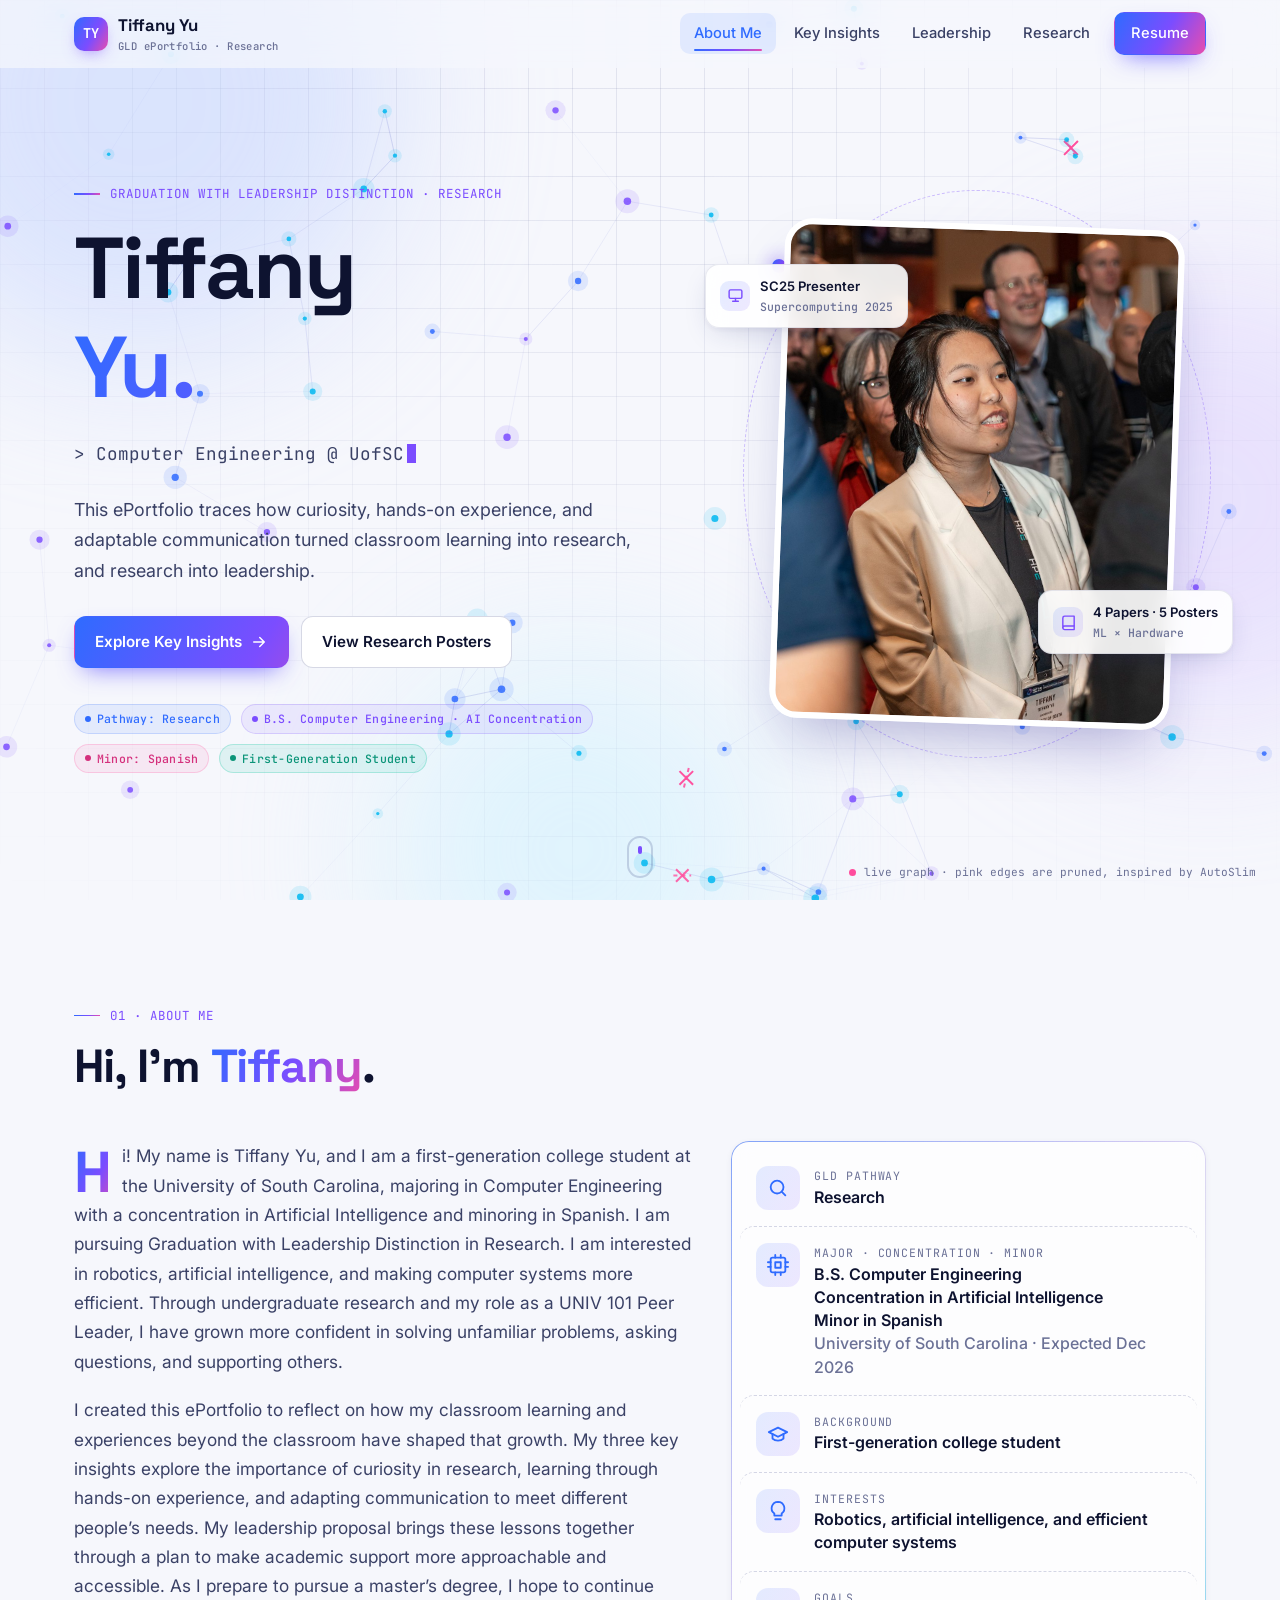
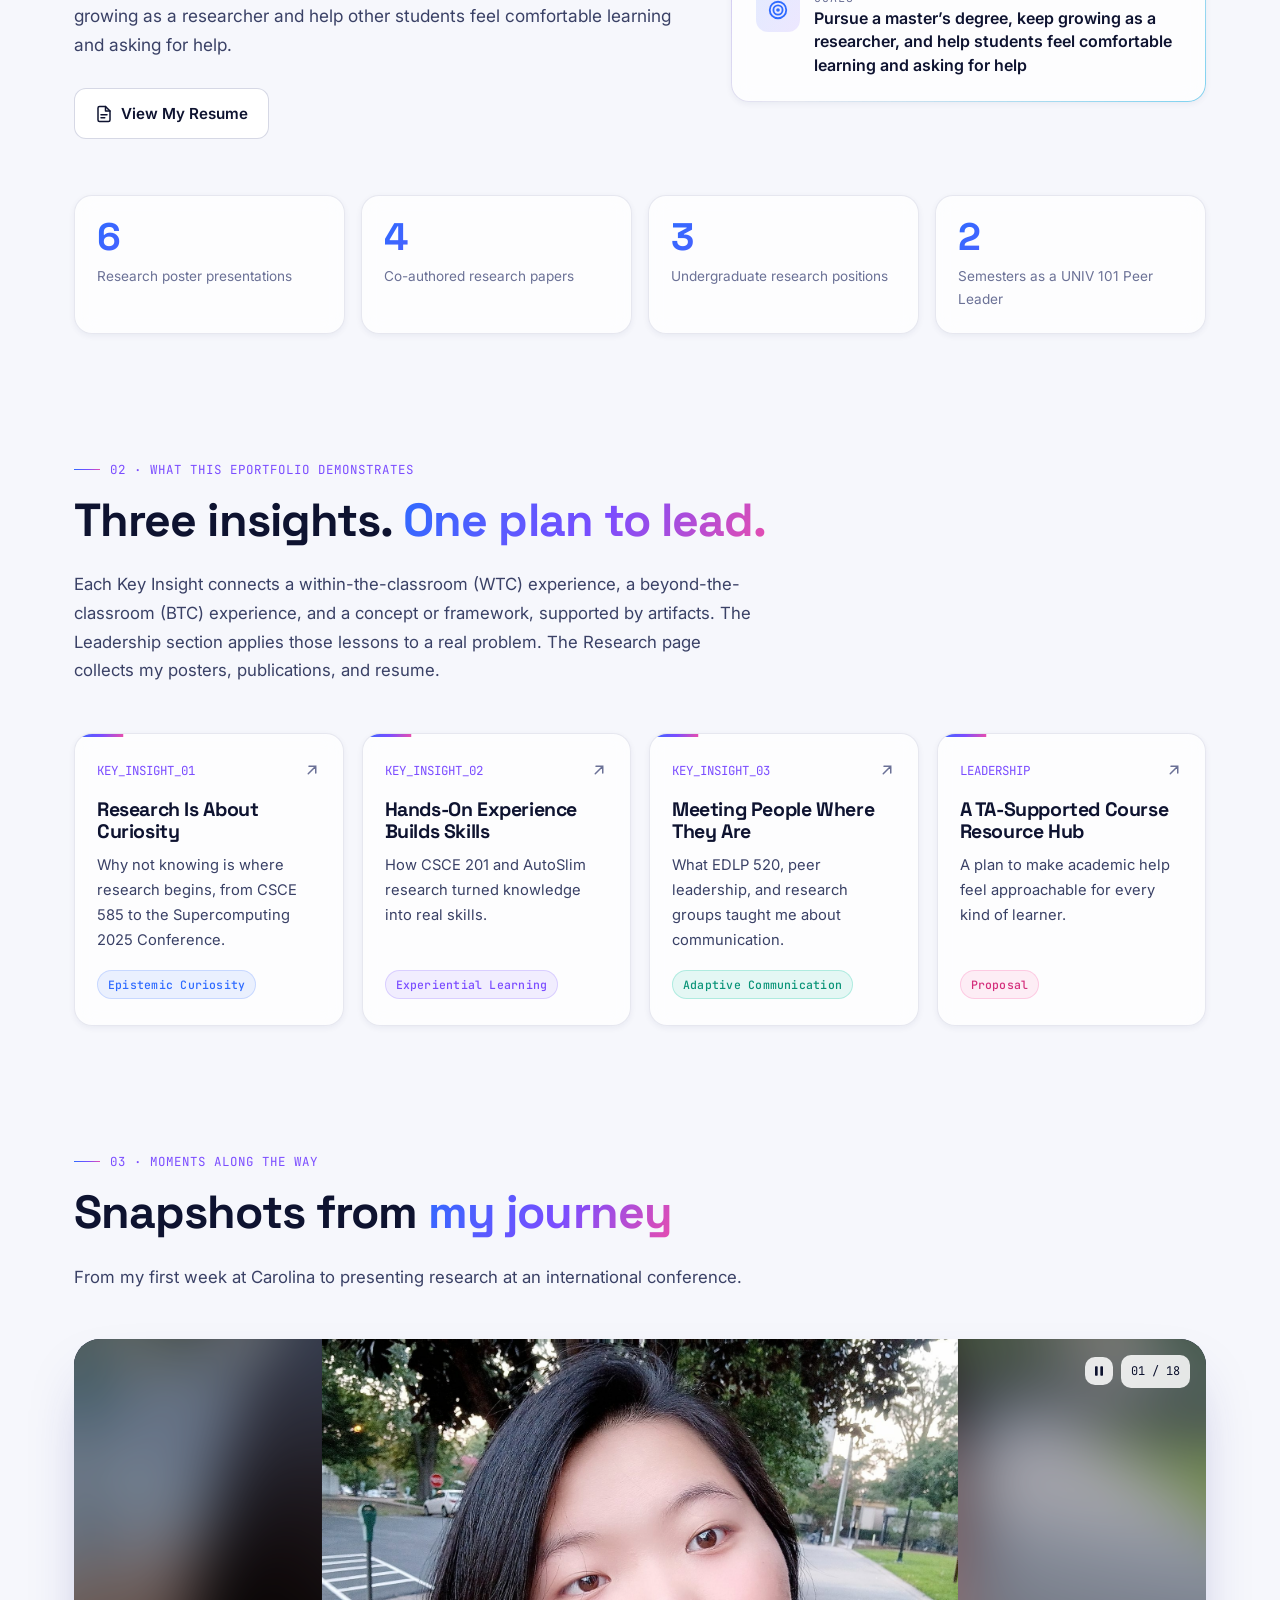
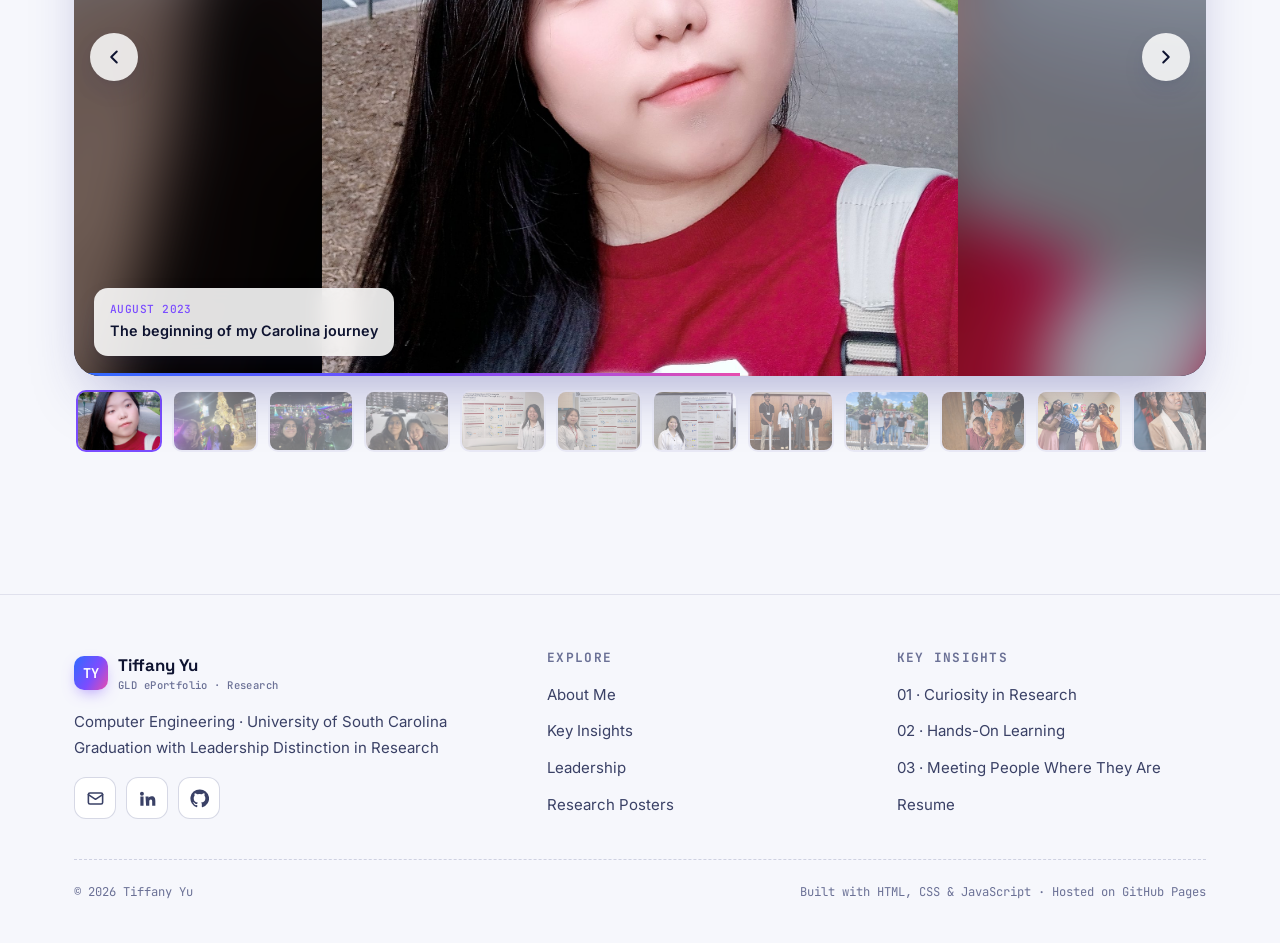
<file: index.html>
<!doctype html>
<html lang="en">
<head>
  <meta charset="utf-8">
  <meta name="viewport" content="width=device-width, initial-scale=1">
  <title>Tiffany Yu | GLD ePortfolio</title>
  <meta name="description" content="Graduation with Leadership Distinction in Research ePortfolio of Tiffany Yu, Computer Engineering, University of South Carolina.">
  <link rel="icon" href="assets/img/favicon.svg" type="image/svg+xml">
  <link rel="preconnect" href="https://fonts.googleapis.com">
  <link rel="preconnect" href="https://fonts.gstatic.com" crossorigin>
  <link href="https://fonts.googleapis.com/css2?family=Inter:wght@400;500;600;700&family=JetBrains+Mono:wght@400;500;600&family=Space+Grotesk:wght@500;600;700&display=swap" rel="stylesheet">
  <link rel="stylesheet" href="css/style.css">
</head>
<body>
  <div class="bg-blobs" aria-hidden="true"><span></span><span></span><span></span></div>
  <div class="bg-grid" aria-hidden="true"></div>
  <div class="spotlight" aria-hidden="true"></div>

  <header class="nav">
    <div class="nav-inner">
      <a class="brand" href="index.html"><span class="brand-mark">TY</span><span>Tiffany Yu<small>GLD ePortfolio · Research</small></span></a>
      <button class="nav-toggle" aria-label="Open menu" aria-expanded="false"><svg viewBox="0 0 24 24" fill="none" stroke="currentColor" stroke-width="2" stroke-linecap="round"><path d="M4 7h16M4 12h16M4 17h16"/></svg></button>
      <ul class="nav-links">
        <li><a href="index.html" class="active">About Me</a></li>
        <li><a href="insights.html">Key Insights</a></li>
        <li><a href="leadership.html">Leadership</a></li>
        <li><a href="research.html">Research</a></li>
        <li class="nav-cta"><a class="btn btn-primary btn-sm" href="research.html#resume">Resume</a></li>
      </ul>
    </div>
    <div class="progress"></div>
  </header>

  <main>
    <!-- ================= HERO ================= -->
    <section class="hero">
      <canvas id="graph-canvas" aria-hidden="true"></canvas>
      <div class="container">
        <div>
          <div class="eyebrow reveal">Graduation with Leadership Distinction · Research</div>
          <h1 class="reveal d1"><span class="line">Tiffany</span><span class="line grad-text">Yu.</span></h1>
          <div class="hero-role reveal d2">&gt; <span id="typed" data-words='["Computer Engineering @ UofSC","Researcher: ML × Hardware","UNIV 101 Peer Leader","Future Master&apos;s Student"]'></span><span class="caret"></span></div>
          <p class="hero-lede reveal d2">This ePortfolio traces how curiosity, hands-on experience, and adaptable communication turned classroom learning into research, and research into leadership.</p>
          <div class="hero-actions reveal d3">
            <a class="btn btn-primary" href="insights.html">Explore Key Insights
              <svg viewBox="0 0 24 24" fill="none" stroke="currentColor" stroke-width="2" stroke-linecap="round" stroke-linejoin="round"><path d="M5 12h14M13 6l6 6-6 6"/></svg></a>
            <a class="btn btn-ghost" href="research.html">View Research Posters</a>
          </div>
          <div class="hero-meta reveal d4">
            <span class="chip"><span class="dot"></span>Pathway: Research</span>
            <span class="chip violet"><span class="dot"></span>B.S. Computer Engineering · AI Concentration</span>
            <span class="chip pink"><span class="dot"></span>Minor: Spanish</span>
            <span class="chip mint"><span class="dot"></span>First-Generation Student</span>
          </div>
        </div>

        <div class="hero-photo reveal d2">
          <div class="orbit" aria-hidden="true"></div>
          <div class="frame"><img src="assets/img/gallery/photo-03.jpg" alt="Tiffany Yu at the Supercomputing 2025 conference"></div>
          <div class="float-tag t1"><span class="ico"><svg viewBox="0 0 24 24" fill="none" stroke="currentColor" stroke-width="2" stroke-linecap="round" stroke-linejoin="round"><rect x="3" y="4" width="18" height="12" rx="2"/><path d="M8 20h8M12 16v4"/></svg></span><span>SC25 Presenter<small>Supercomputing 2025</small></span></div>
          <div class="float-tag t2"><span class="ico"><svg viewBox="0 0 24 24" fill="none" stroke="currentColor" stroke-width="2" stroke-linecap="round" stroke-linejoin="round"><path d="M4 19.5A2.5 2.5 0 0 1 6.5 17H20V3H6.5A2.5 2.5 0 0 0 4 5.5z"/><path d="M4 19.5A2.5 2.5 0 0 0 6.5 22H20v-5"/></svg></span><span>4 Papers · 5 Posters<small>ML × Hardware</small></span></div>
        </div>
      </div>
      <div class="canvas-caption" aria-hidden="true"><span class="pulse"></span>live graph · pink edges are pruned, inspired by AutoSlim</div>
      <div class="scroll-hint" aria-hidden="true"></div>
    </section>

    <!-- ================= ABOUT ================= -->
    <section class="section" id="about">
      <div class="container">
        <div class="section-head reveal">
          <div class="eyebrow">01 · About Me</div>
          <h2>Hi, I'm <span class="grad-text">Tiffany</span>.</h2>
        </div>
        <div class="about-grid">
          <div class="intro-text reveal">
            <p>Hi! My name is Tiffany Yu, and I am a first-generation college student at the University of South Carolina, majoring in Computer Engineering with a concentration in Artificial Intelligence and minoring in Spanish. I am pursuing Graduation with Leadership Distinction in Research. I am interested in robotics, artificial intelligence, and making computer systems more efficient. Through undergraduate research and my role as a UNIV 101 Peer Leader, I have grown more confident in solving unfamiliar problems, asking questions, and supporting others.</p>
            <p>I created this ePortfolio to reflect on how my classroom learning and experiences beyond the classroom have shaped that growth. My three key insights explore the importance of curiosity in research, learning through hands-on experience, and adapting communication to meet different people’s needs. My leadership proposal brings these lessons together through a plan to make academic support more approachable and accessible. As I prepare to pursue a master’s degree, I hope to continue growing as a researcher and help other students feel comfortable learning and asking for help.</p>
            <div class="hero-actions" style="margin:28px 0 0">
              <a class="btn btn-ghost" href="assets/Tiffany-Yu-Resume.pdf" target="_blank" rel="noopener">
                <svg viewBox="0 0 24 24" fill="none" stroke="currentColor" stroke-width="2" stroke-linecap="round" stroke-linejoin="round"><path d="M14 2H6a2 2 0 0 0-2 2v16a2 2 0 0 0 2 2h12a2 2 0 0 0 2-2V8z"/><path d="M14 2v6h6M8 13h8M8 17h5"/></svg>
                View My Resume</a>
            </div>
          </div>

          <div class="card glow-border facts reveal d2">
            <div class="fact">
              <span class="ico"><svg viewBox="0 0 24 24" fill="none" stroke="currentColor" stroke-width="2" stroke-linecap="round" stroke-linejoin="round"><circle cx="11" cy="11" r="7"/><path d="m20 20-3.5-3.5"/></svg></span>
              <div><div class="k">GLD Pathway</div><div class="v">Research</div></div>
            </div>
            <div class="fact">
              <span class="ico"><svg viewBox="0 0 24 24" fill="none" stroke="currentColor" stroke-width="2" stroke-linecap="round" stroke-linejoin="round"><rect x="4" y="4" width="16" height="16" rx="2"/><rect x="9" y="9" width="6" height="6"/><path d="M9 1v3M15 1v3M9 20v3M15 20v3M20 9h3M20 14h3M1 9h3M1 14h3"/></svg></span>
              <div><div class="k">Major · Concentration · Minor</div><div class="v">B.S. Computer Engineering<br>Concentration in Artificial Intelligence<br>Minor in Spanish<br><span style="font-weight:500;color:var(--ink-3)">University of South Carolina · Expected Dec 2026</span></div></div>
            </div>
            <div class="fact">
              <span class="ico"><svg viewBox="0 0 24 24" fill="none" stroke="currentColor" stroke-width="2" stroke-linecap="round" stroke-linejoin="round"><path d="M22 10 12 5 2 10l10 5 10-5z"/><path d="M6 12v5c3 3 9 3 12 0v-5"/></svg></span>
              <div><div class="k">Background</div><div class="v">First-generation college student</div></div>
            </div>
            <div class="fact">
              <span class="ico"><svg viewBox="0 0 24 24" fill="none" stroke="currentColor" stroke-width="2" stroke-linecap="round" stroke-linejoin="round"><path d="M12 2a7 7 0 0 0-4 12.7V17h8v-2.3A7 7 0 0 0 12 2z"/><path d="M9 21h6"/></svg></span>
              <div><div class="k">Interests</div><div class="v">Robotics, artificial intelligence, and efficient computer systems</div></div>
            </div>
            <div class="fact">
              <span class="ico"><svg viewBox="0 0 24 24" fill="none" stroke="currentColor" stroke-width="2" stroke-linecap="round" stroke-linejoin="round"><circle cx="12" cy="12" r="9"/><circle cx="12" cy="12" r="5"/><circle cx="12" cy="12" r="1"/></svg></span>
              <div><div class="k">Goals</div><div class="v">Pursue a master’s degree, keep growing as a researcher, and help students feel comfortable learning and asking for help</div></div>
            </div>
          </div>
        </div>

        <div class="stats">
          <div class="card stat reveal"><div class="num grad-text" data-count="6">0</div><div class="lbl">Research poster presentations</div></div>
          <div class="card stat reveal d1"><div class="num grad-text" data-count="4">0</div><div class="lbl">Co-authored research papers</div></div>
          <div class="card stat reveal d2"><div class="num grad-text" data-count="3">0</div><div class="lbl">Undergraduate research positions</div></div>
          <div class="card stat reveal d3"><div class="num grad-text" data-count="2">0</div><div class="lbl">Semesters as a UNIV 101 Peer Leader</div></div>
        </div>
      </div>
    </section>

    <!-- ================= ROADMAP ================= -->
    <section class="section" id="roadmap" style="padding-top:20px">
      <div class="container">
        <div class="section-head reveal">
          <div class="eyebrow">02 · What This ePortfolio Demonstrates</div>
          <h2>Three insights. <span class="grad-text">One plan to lead.</span></h2>
          <p>Each Key Insight connects a within-the-classroom (WTC) experience, a beyond-the-classroom (BTC) experience, and a concept or framework, supported by artifacts. The Leadership section applies those lessons to a real problem. The Research page collects my posters, publications, and resume.</p>
        </div>
        <div class="roadmap">
          <a class="card road-card reveal" href="insight-1.html">
            <span class="bar"></span>
            <div class="idx">KEY_INSIGHT_01 <svg viewBox="0 0 24 24" fill="none" stroke="currentColor" stroke-width="2" stroke-linecap="round"><path d="M7 17 17 7M8 7h9v9"/></svg></div>
            <h3>Research Is About Curiosity</h3>
            <p>Why not knowing is where research begins, from CSCE 585 to the Supercomputing 2025 Conference.</p>
            <div class="tag"><span class="chip">Epistemic Curiosity</span></div>
          </a>
          <a class="card road-card reveal d1" href="insight-2.html">
            <span class="bar"></span>
            <div class="idx">KEY_INSIGHT_02 <svg viewBox="0 0 24 24" fill="none" stroke="currentColor" stroke-width="2" stroke-linecap="round"><path d="M7 17 17 7M8 7h9v9"/></svg></div>
            <h3>Hands-On Experience Builds Skills</h3>
            <p>How CSCE 201 and AutoSlim research turned knowledge into real skills.</p>
            <div class="tag"><span class="chip violet">Experiential Learning</span></div>
          </a>
          <a class="card road-card reveal d2" href="insight-3.html">
            <span class="bar"></span>
            <div class="idx">KEY_INSIGHT_03 <svg viewBox="0 0 24 24" fill="none" stroke="currentColor" stroke-width="2" stroke-linecap="round"><path d="M7 17 17 7M8 7h9v9"/></svg></div>
            <h3>Meeting People Where They Are</h3>
            <p>What EDLP 520, peer leadership, and research groups taught me about communication.</p>
            <div class="tag"><span class="chip mint">Adaptive Communication</span></div>
          </a>
          <a class="card road-card reveal d3" href="leadership.html">
            <span class="bar"></span>
            <div class="idx">LEADERSHIP <svg viewBox="0 0 24 24" fill="none" stroke="currentColor" stroke-width="2" stroke-linecap="round"><path d="M7 17 17 7M8 7h9v9"/></svg></div>
            <h3>A TA-Supported Course Resource Hub</h3>
            <p>A plan to make academic help feel approachable for every kind of learner.</p>
            <div class="tag"><span class="chip pink">Proposal</span></div>
          </a>
        </div>
      </div>
    </section>

    <!-- ================= SLIDESHOW ================= -->
    <section class="section" id="gallery" style="padding-top:20px">
      <div class="container">
        <div class="section-head reveal">
          <div class="eyebrow">03 · Moments Along the Way</div>
          <h2>Snapshots from <span class="grad-text">my journey</span></h2>
          <p>From my first week at Carolina to presenting research at an international conference.</p>
        </div>
        <div class="reveal">
          <div class="slideshow" aria-roledescription="carousel" aria-label="Photo slideshow">
            <div class="slide active"><div class="bgblur" style="background-image:url(assets/img/gallery/photo-08.jpg)"></div><img src="assets/img/gallery/photo-08.jpg" alt="Tiffany on campus"><div class="slide-caption"><small>AUGUST 2023</small>The beginning of my Carolina journey</div></div>
            <div class="slide"><div class="bgblur" style="background-image:url(assets/img/gallery/photo-16.jpg)"></div><img data-src="assets/img/gallery/photo-16.jpg" alt="Tiffany and friends at a holiday light display"><div class="slide-caption"><small>NOVEMBER 2023</small>Holiday lights with friends</div></div>
            <div class="slide"><div class="bgblur" style="background-image:url(assets/img/gallery/photo-17.jpg)"></div><img data-src="assets/img/gallery/photo-17.jpg" alt="Tiffany and friends in front of colorful lights"><div class="slide-caption"><small>NOVEMBER 2023</small>Celebrating the season</div></div>
            <div class="slide"><div class="bgblur" style="background-image:url(assets/img/gallery/photo-09.jpg)"></div><img data-src="assets/img/gallery/photo-09.jpg" alt="Tiffany and a friend in the snow"><div class="slide-caption"><small>JANUARY 2025</small>First snow in South Carolina</div></div>
            <div class="slide"><div class="bgblur" style="background-image:url(assets/img/gallery/photo-10.jpg)"></div><img data-src="assets/img/gallery/photo-10.jpg" alt="Tiffany beside her first research poster"><div class="slide-caption"><small>CSE GRADUATE RESEARCH SYMPOSIUM · MARCH 2025</small>Presenting my first research poster</div></div>
            <div class="slide"><div class="bgblur" style="background-image:url(assets/img/gallery/photo-11.jpg)"></div><img data-src="assets/img/gallery/photo-11.jpg" alt="Tiffany with the updated poster at Discover Day"><div class="slide-caption"><small>USC DISCOVER DAY · APRIL 2025</small>Sharing the updated version of my poster</div></div>
            <div class="slide"><div class="bgblur" style="background-image:url(assets/img/gallery/photo-01.jpg)"></div><img data-src="assets/img/gallery/photo-01.jpg" alt="Tiffany with the ML-Based Automata Simplification poster"><div class="slide-caption"><small>USC SUMMER SYMPOSIUM · JULY 2025</small>Presenting “ML-Based Automata Simplification for Symbolic Accelerators”</div></div>
            <div class="slide"><div class="bgblur" style="background-image:url(assets/img/gallery/photo-12.jpg)"></div><img data-src="assets/img/gallery/photo-12.jpg" alt="Tiffany with fellow student researchers"><div class="slide-caption"><small>USC SUMMER SYMPOSIUM · JULY 2025</small>Celebrating with fellow student researchers</div></div>
            <div class="slide"><div class="bgblur" style="background-image:url(assets/img/gallery/photo-02.jpg)"></div><img data-src="assets/img/gallery/photo-02.jpg" alt="Tiffany with a group of friends at Carowinds"><div class="slide-caption"><small>OCTOBER 2025</small>Weekend Fun at Carowinds</div></div>
            <div class="slide"><div class="bgblur" style="background-image:url(assets/img/gallery/photo-13.jpg)"></div><img data-src="assets/img/gallery/photo-13.jpg" alt="Tiffany at the Leadership BEAK Retreat"><div class="slide-caption"><small>OCTOBER 2025</small>Leadership BEAK Retreat at Riverbanks Zoo</div></div>
            <div class="slide"><div class="bgblur" style="background-image:url(assets/img/gallery/photo-18.jpg)"></div><img data-src="assets/img/gallery/photo-18.jpg" alt="Tiffany and friends in Halloween costumes"><div class="slide-caption"><small>OCTOBER 2025</small>Halloween with friends</div></div>
            <div class="slide"><div class="bgblur" style="background-image:url(assets/img/gallery/photo-03.jpg)"></div><img data-src="assets/img/gallery/photo-03.jpg" alt="Tiffany at the Supercomputing 2025 conference"><div class="slide-caption"><small>SUPERCOMPUTING 2025 · NOVEMBER 2025</small>Presenting AutoSlim at an international conference</div></div>
            <div class="slide"><div class="bgblur" style="background-image:url(assets/img/gallery/photo-04.jpg)"></div><img data-src="assets/img/gallery/photo-04.jpg" alt="SC25 research poster presenters group photo"><div class="slide-caption"><small>SUPERCOMPUTING 2025 · NOVEMBER 2025</small>With fellow SC25 research poster presenters</div></div>
            <div class="slide"><div class="bgblur" style="background-image:url(assets/img/gallery/photo-05.jpg)"></div><img data-src="assets/img/gallery/photo-05.jpg" alt="Late-night study session with friends"><div class="slide-caption"><small>DECEMBER 2025</small>Late-night study session</div></div>
            <div class="slide"><div class="bgblur" style="background-image:url(assets/img/gallery/photo-06.jpg)"></div><img data-src="assets/img/gallery/photo-06.jpg" alt="Tiffany with fellow presenters in front of the AutoSlim poster"><div class="slide-caption"><small>USC DISCOVER DAY · APRIL 2026</small>Discover Day with fellow presenters</div></div>
            <div class="slide"><div class="bgblur" style="background-image:url(assets/img/gallery/photo-07.jpg)"></div><img data-src="assets/img/gallery/photo-07.jpg" alt="Tiffany explaining the AutoSlim poster to a visitor"><div class="slide-caption"><small>USC DISCOVER DAY · APRIL 2026</small>Explaining AutoSlim to visitors</div></div>
            <div class="slide"><div class="bgblur" style="background-image:url(assets/img/gallery/photo-14.jpg)"></div><img data-src="assets/img/gallery/photo-14.jpg" alt="Tiffany beside the MLP on LabVIEW FPGA poster"><div class="slide-caption"><small>USC SUMMER SYMPOSIUM · JULY 2026</small>Presenting “Performance and Resource Analysis of MLP Forward Pass on LabVIEW FPGA”</div></div>
            <div class="slide"><div class="bgblur" style="background-image:url(assets/img/gallery/photo-15.jpg)"></div><img data-src="assets/img/gallery/photo-15.jpg" alt="Tiffany presenting FPGA hardware at UofSC STEM Day"><div class="slide-caption"><small>UOFSC STEM DAY · OCTOBER 2026</small>Presenting FPGA at UofSC STEM Day</div></div>

            <button class="ss-btn ss-prev" aria-label="Previous photo"><svg viewBox="0 0 24 24" fill="none" stroke="currentColor" stroke-width="2.2" stroke-linecap="round" stroke-linejoin="round"><path d="m15 18-6-6 6-6"/></svg></button>
            <button class="ss-btn ss-next" aria-label="Next photo"><svg viewBox="0 0 24 24" fill="none" stroke="currentColor" stroke-width="2.2" stroke-linecap="round" stroke-linejoin="round"><path d="m9 18 6-6-6-6"/></svg></button>
            <div class="ss-top"><button class="ss-play" aria-label="Pause slideshow"></button><span class="ss-counter">01 / 18</span></div>
            <div class="ss-progress"></div>
          </div>
          <div class="thumbs" aria-label="Choose a photo"></div>
        </div>
      </div>
    </section>
  </main>

  <footer class="footer">
    <div class="container">
      <div class="footer-grid">
        <div>
          <a class="brand" href="index.html"><span class="brand-mark">TY</span><span>Tiffany Yu<small>GLD ePortfolio · Research</small></span></a>
          <p style="margin-top:14px">Computer Engineering · University of South Carolina<br>Graduation with Leadership Distinction in Research</p>
          <div class="socials">
            <a href="mailto:xixi05yu@gmail.com" aria-label="Email"><svg viewBox="0 0 24 24" fill="none" stroke="currentColor" stroke-width="2" stroke-linecap="round" stroke-linejoin="round"><rect x="3" y="5" width="18" height="14" rx="2"/><path d="m3 7 9 6 9-6"/></svg></a>
            <a href="https://www.linkedin.com/in/tyu05" target="_blank" rel="noopener" aria-label="LinkedIn"><svg viewBox="0 0 24 24" fill="currentColor"><path d="M4.98 3.5a2.5 2.5 0 1 1 0 5 2.5 2.5 0 0 1 0-5zM3 9.5h4V21H3zM9.5 9.5h3.8v1.6h.06c.53-1 1.83-2.05 3.77-2.05 4.03 0 4.77 2.65 4.77 6.1V21h-4v-5.1c0-1.22-.02-2.78-1.7-2.78-1.7 0-1.96 1.33-1.96 2.7V21h-4z"/></svg></a>
            <a href="https://github.com/xixi05yu" target="_blank" rel="noopener" aria-label="GitHub"><svg viewBox="0 0 24 24" fill="currentColor"><path d="M12 .5a11.5 11.5 0 0 0-3.64 22.41c.58.1.79-.25.79-.56v-2c-3.2.7-3.88-1.37-3.88-1.37-.52-1.33-1.28-1.69-1.28-1.69-1.05-.71.08-.7.08-.7 1.16.08 1.77 1.19 1.77 1.19 1.03 1.77 2.7 1.26 3.36.96.1-.75.4-1.26.73-1.55-2.55-.29-5.24-1.28-5.24-5.68 0-1.26.45-2.28 1.19-3.09-.12-.29-.52-1.46.11-3.05 0 0 .97-.31 3.17 1.18a11 11 0 0 1 5.77 0c2.2-1.49 3.17-1.18 3.17-1.18.63 1.59.23 2.76.11 3.05.74.81 1.19 1.83 1.19 3.09 0 4.41-2.69 5.38-5.25 5.67.41.36.78 1.06.78 2.14v3.17c0 .31.21.67.8.56A11.5 11.5 0 0 0 12 .5z"/></svg></a>
          </div>
        </div>
        <div>
          <h4>Explore</h4>
          <ul>
            <li><a href="index.html">About Me</a></li>
            <li><a href="insights.html">Key Insights</a></li>
            <li><a href="leadership.html">Leadership</a></li>
            <li><a href="research.html">Research Posters</a></li>
          </ul>
        </div>
        <div>
          <h4>Key Insights</h4>
          <ul>
            <li><a href="insight-1.html">01 · Curiosity in Research</a></li>
            <li><a href="insight-2.html">02 · Hands-On Learning</a></li>
            <li><a href="insight-3.html">03 · Meeting People Where They Are</a></li>
            <li><a href="research.html#resume">Resume</a></li>
          </ul>
        </div>
      </div>
      <div class="copy"><span>© <span class="year">2026</span> Tiffany Yu</span><span>Built with HTML, CSS &amp; JavaScript · Hosted on GitHub Pages</span></div>
    </div>
  </footer>
  <button class="to-top" aria-label="Back to top"><svg viewBox="0 0 24 24" fill="none" stroke="currentColor" stroke-width="2.2" stroke-linecap="round" stroke-linejoin="round"><path d="m18 15-6-6-6 6"/></svg></button>
  <script src="js/main.js"></script>
</body>
</html>
</file>
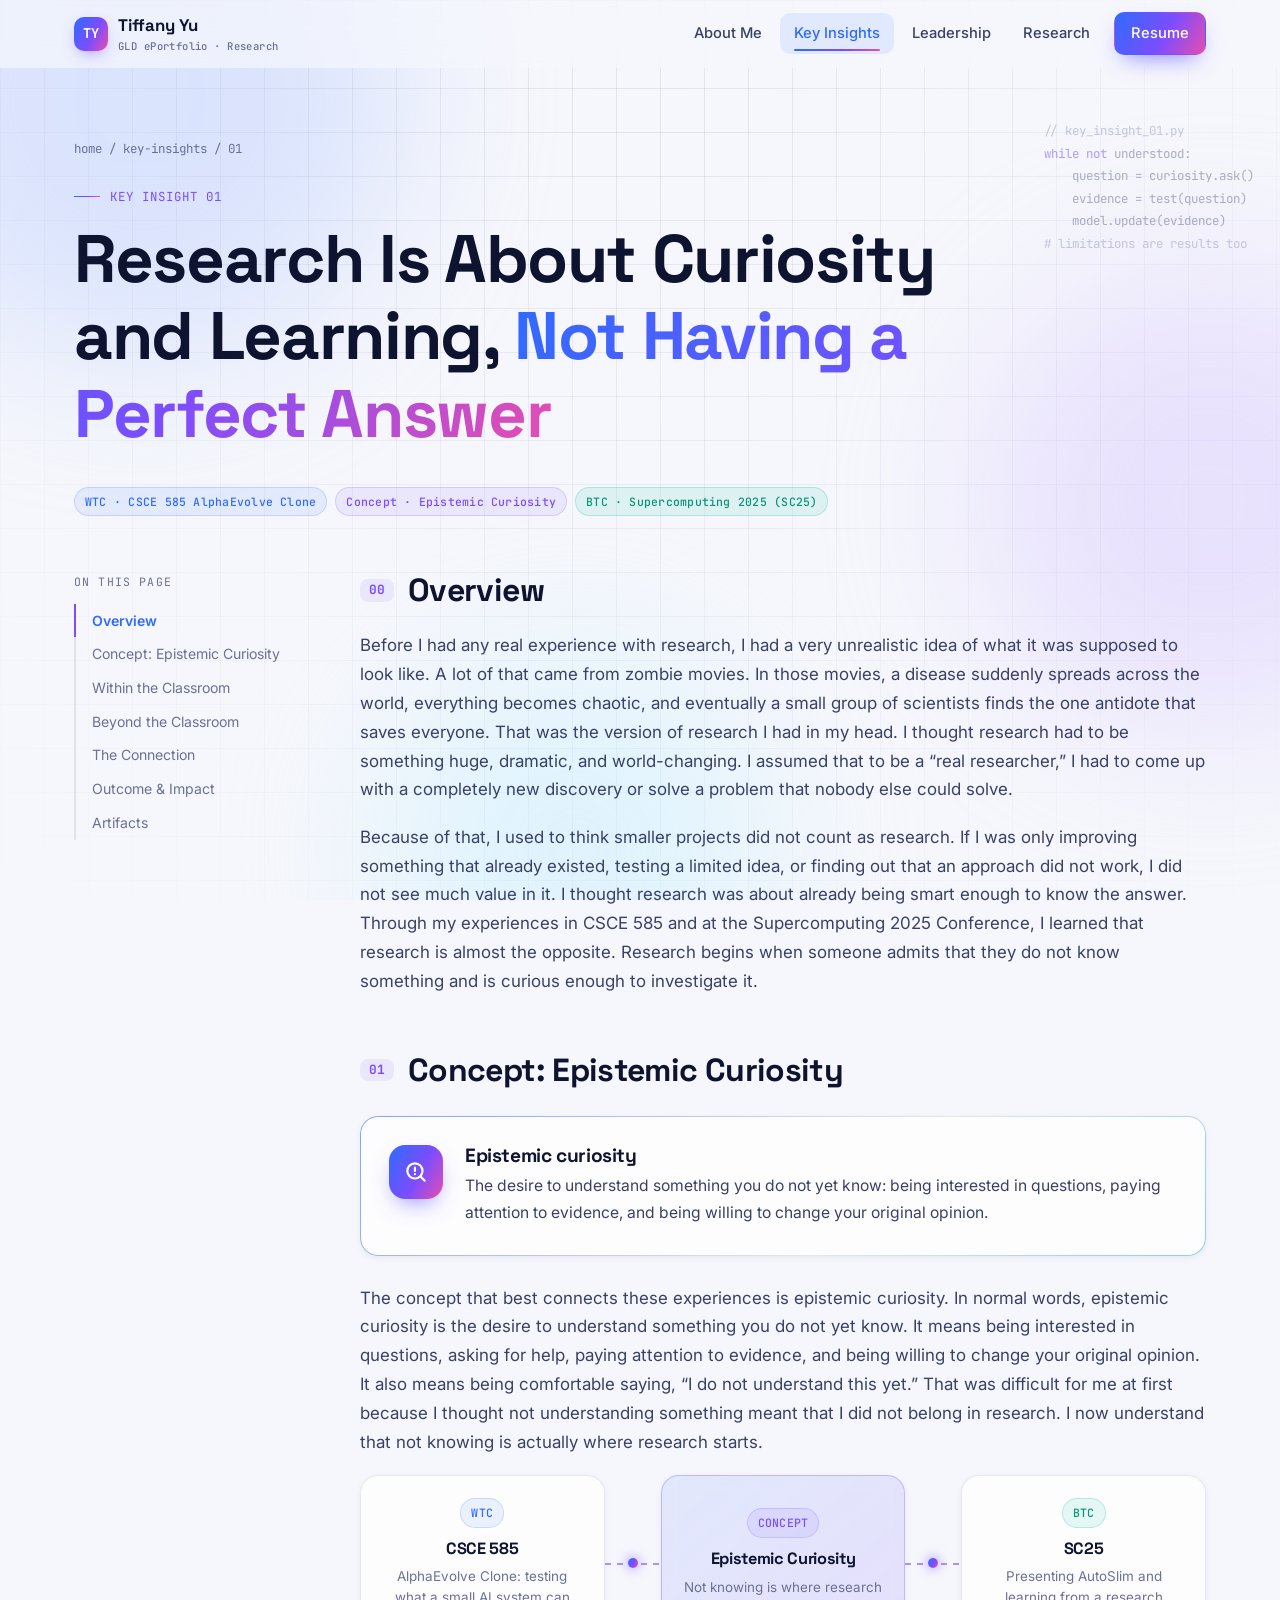
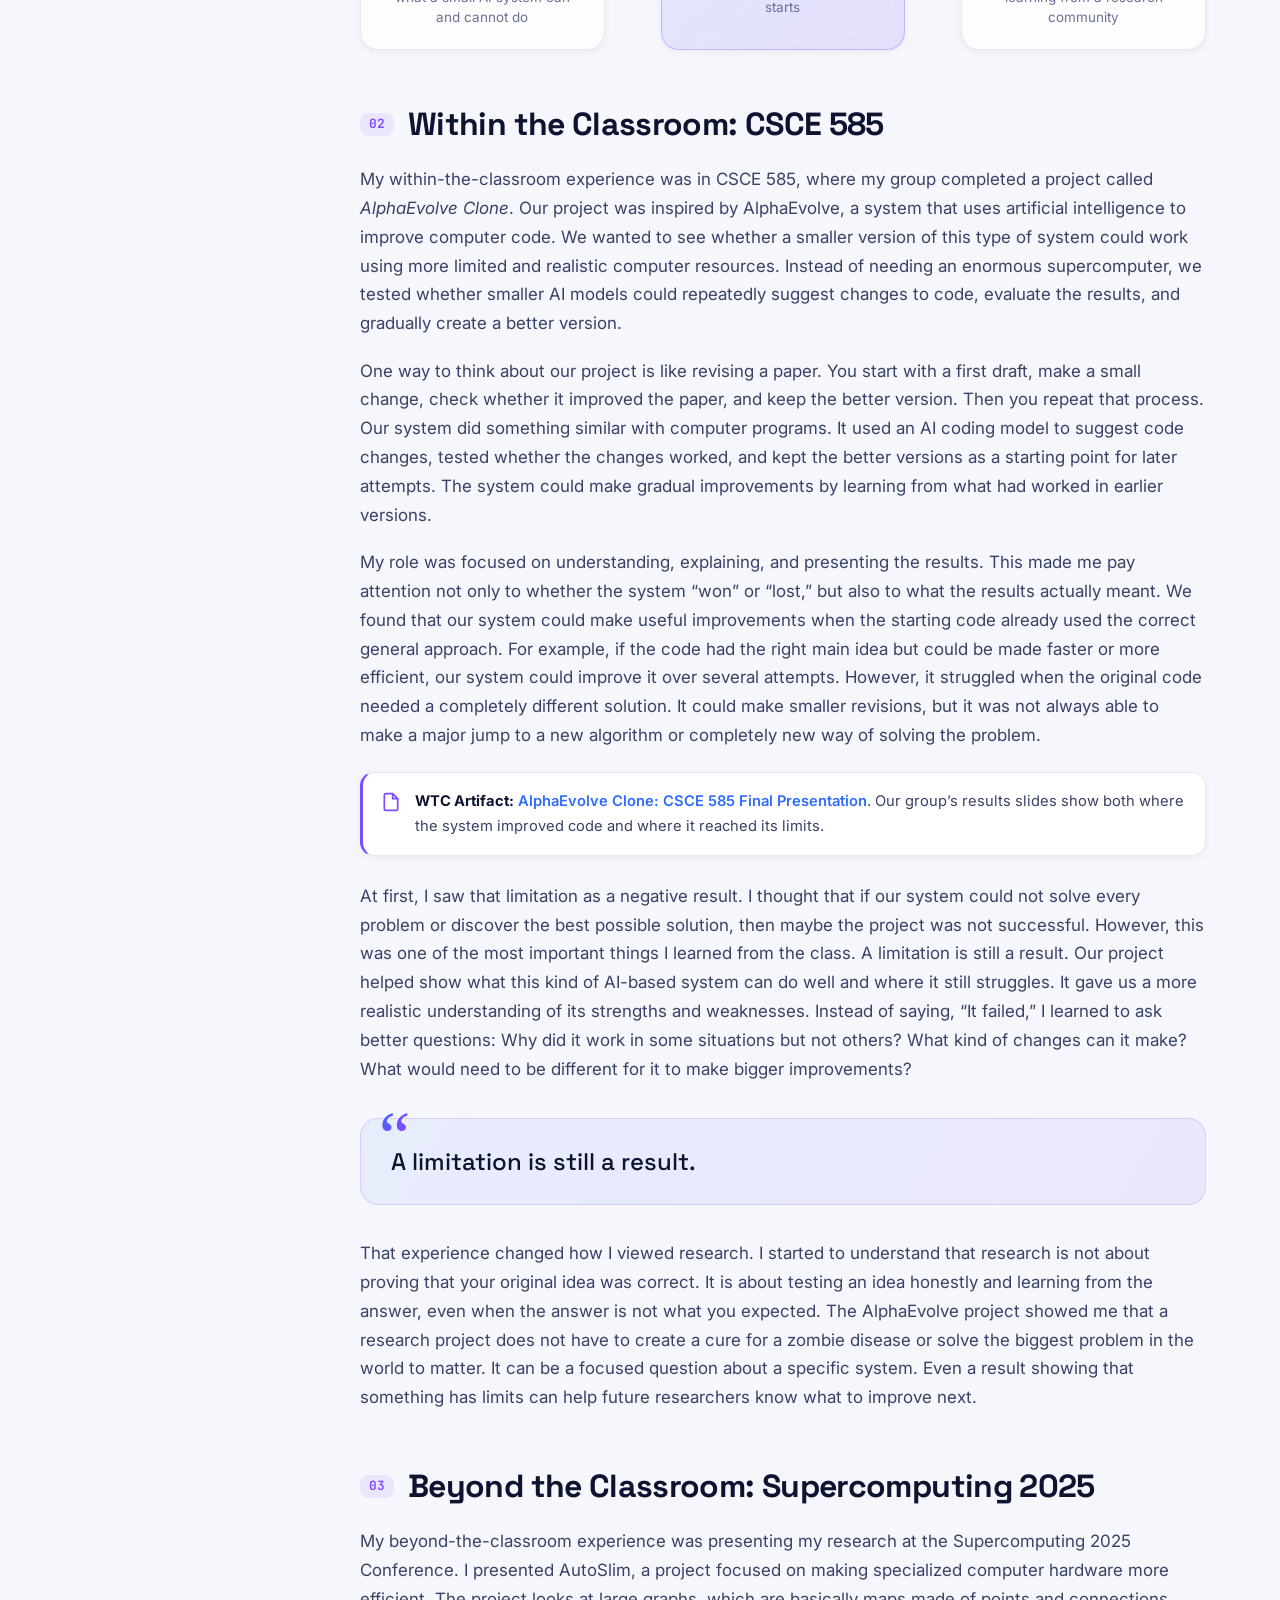
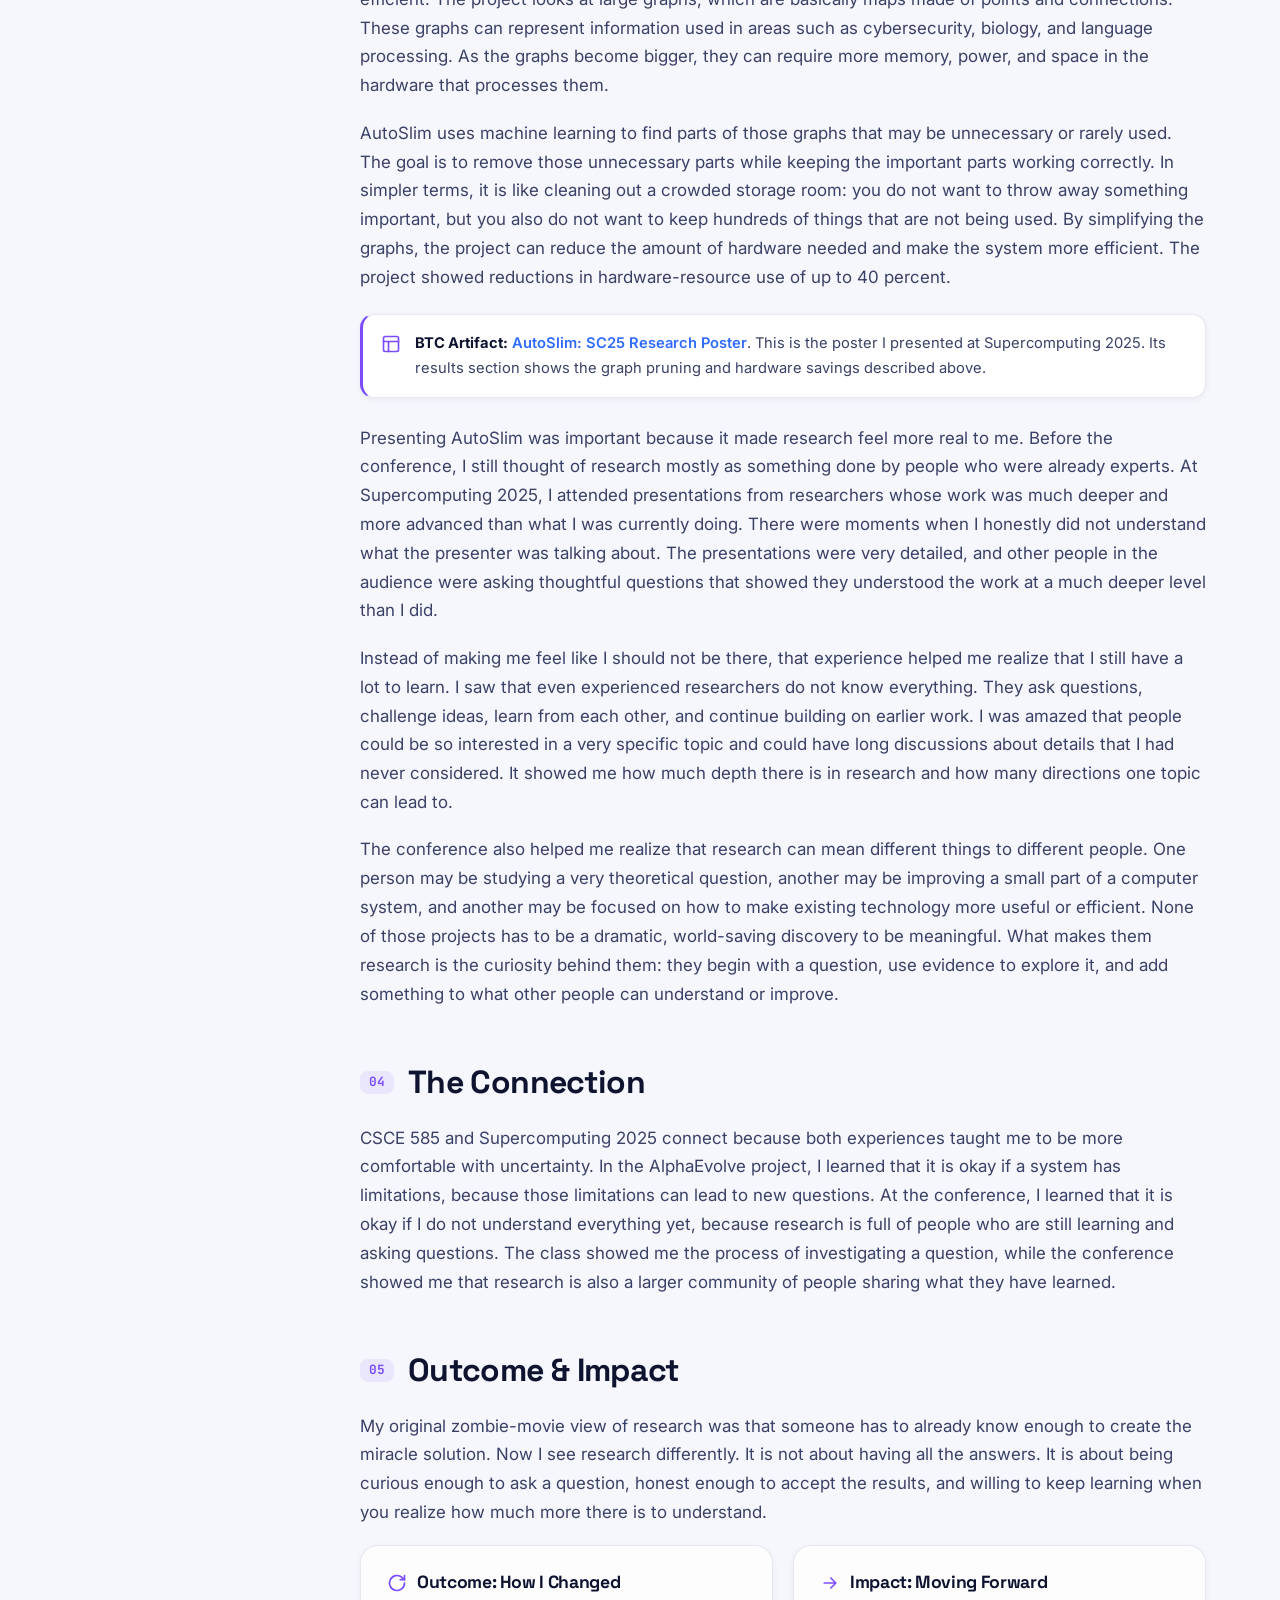
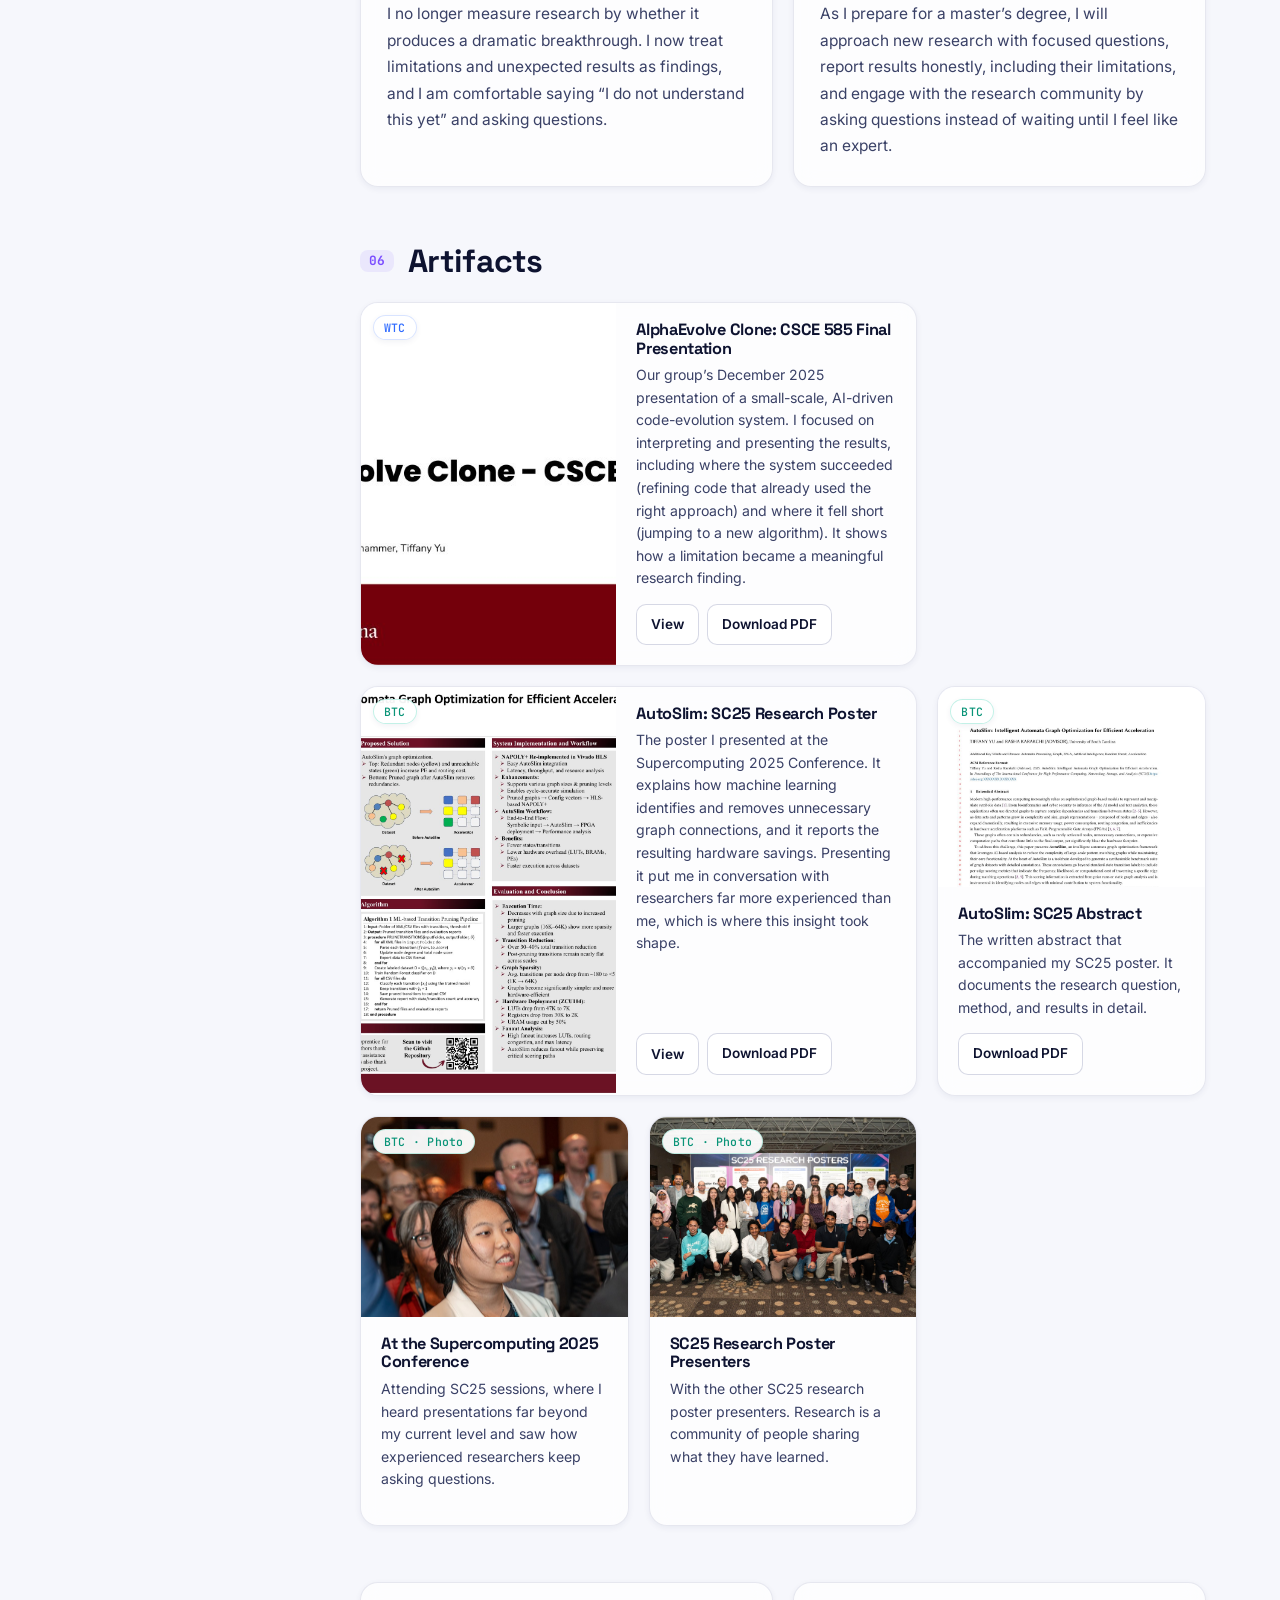
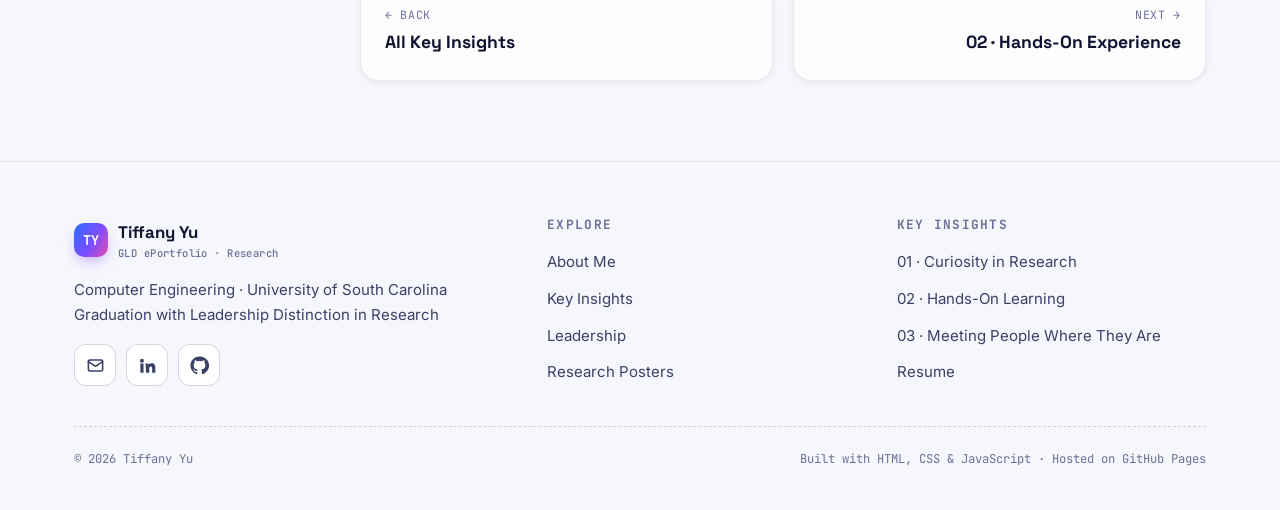
<file: insight-1.html>
<!doctype html>
<html lang="en">
<head>
  <meta charset="utf-8">
  <meta name="viewport" content="width=device-width, initial-scale=1">
  <title>Key Insight 1: Curiosity in Research | Tiffany Yu</title>
  <meta name="description" content="Key Insight 1: Research is about curiosity and learning, not having a perfect answer. CSCE 585 and Supercomputing 2025.">
  <link rel="icon" href="assets/img/favicon.svg" type="image/svg+xml">
  <link rel="preconnect" href="https://fonts.googleapis.com">
  <link rel="preconnect" href="https://fonts.gstatic.com" crossorigin>
  <link href="https://fonts.googleapis.com/css2?family=Inter:wght@400;500;600;700&family=JetBrains+Mono:wght@400;500;600&family=Space+Grotesk:wght@500;600;700&display=swap" rel="stylesheet">
  <link rel="stylesheet" href="css/style.css">
</head>
<body>
  <div class="bg-blobs" aria-hidden="true"><span></span><span></span><span></span></div>
  <div class="bg-grid" aria-hidden="true"></div>
  <div class="spotlight" aria-hidden="true"></div>

  <header class="nav">
    <div class="nav-inner">
      <a class="brand" href="index.html"><span class="brand-mark">TY</span><span>Tiffany Yu<small>GLD ePortfolio · Research</small></span></a>
      <button class="nav-toggle" aria-label="Open menu" aria-expanded="false"><svg viewBox="0 0 24 24" fill="none" stroke="currentColor" stroke-width="2" stroke-linecap="round"><path d="M4 7h16M4 12h16M4 17h16"/></svg></button>
      <ul class="nav-links">
        <li><a href="index.html">About Me</a></li>
        <li><a href="insights.html" class="active">Key Insights</a></li>
        <li><a href="leadership.html">Leadership</a></li>
        <li><a href="research.html">Research</a></li>
        <li class="nav-cta"><a class="btn btn-primary btn-sm" href="research.html#resume">Resume</a></li>
      </ul>
    </div>
    <div class="progress"></div>
  </header>

  <main>
    <section class="page-hero">
      <pre class="hero-code" aria-hidden="true"><span class="c">// key_insight_01.py</span>
<span class="k">while</span> <span class="k">not</span> understood:
    question = curiosity.ask()
    evidence = test(question)
    model.update(evidence)
<span class="c"># limitations are results too</span></pre>
      <div class="container">
        <div class="breadcrumb reveal"><a href="index.html">home</a> / <a href="insights.html">key-insights</a> / 01</div>
        <div class="eyebrow reveal">Key Insight 01</div>
        <h1 class="reveal d1">Research Is About Curiosity and Learning, <span class="grad-text">Not Having a Perfect Answer</span></h1>
        <div class="ki-tags reveal d2" style="margin-top:18px">
          <span class="chip">WTC · CSCE 585 AlphaEvolve Clone</span>
          <span class="chip violet">Concept · Epistemic Curiosity</span>
          <span class="chip mint">BTC · Supercomputing 2025 (SC25)</span>
        </div>
      </div>
    </section>

    <section style="padding-bottom:40px">
      <div class="container article-layout">
        <aside class="toc">
          <div class="toc-title">On this page</div>
          <ol>
            <li><a href="#overview">Overview</a></li>
            <li><a href="#concept">Concept: Epistemic Curiosity</a></li>
            <li><a href="#wtc">Within the Classroom</a></li>
            <li><a href="#btc">Beyond the Classroom</a></li>
            <li><a href="#connection">The Connection</a></li>
            <li><a href="#outcome">Outcome &amp; Impact</a></li>
            <li><a href="#artifacts">Artifacts</a></li>
          </ol>
        </aside>

        <article class="article">
          <section id="overview" class="reveal">
            <h2><span class="n">00</span>Overview</h2>
            <p>Before I had any real experience with research, I had a very unrealistic idea of what it was supposed to look like. A lot of that came from zombie movies. In those movies, a disease suddenly spreads across the world, everything becomes chaotic, and eventually a small group of scientists finds the one antidote that saves everyone. That was the version of research I had in my head. I thought research had to be something huge, dramatic, and world-changing. I assumed that to be a “real researcher,” I had to come up with a completely new discovery or solve a problem that nobody else could solve.</p>
            <p>Because of that, I used to think smaller projects did not count as research. If I was only improving something that already existed, testing a limited idea, or finding out that an approach did not work, I did not see much value in it. I thought research was about already being smart enough to know the answer. Through my experiences in CSCE 585 and at the Supercomputing 2025 Conference, I learned that research is almost the opposite. Research begins when someone admits that they do not know something and is curious enough to investigate it.</p>
          </section>

          <section id="concept" class="reveal">
            <h2><span class="n">01</span>Concept: Epistemic Curiosity</h2>
            <div class="card concept-box glow-border">
              <div class="ico"><svg viewBox="0 0 24 24" fill="none" stroke="currentColor" stroke-width="2" stroke-linecap="round" stroke-linejoin="round"><circle cx="11" cy="11" r="7"/><path d="m20 20-3.5-3.5M11 8v3M11 14h.01"/></svg></div>
              <div>
                <h3>Epistemic curiosity</h3>
                <p>The desire to understand something you do not yet know: being interested in questions, paying attention to evidence, and being willing to change your original opinion.</p>
              </div>
            </div>
            <p>The concept that best connects these experiences is epistemic curiosity. In normal words, epistemic curiosity is the desire to understand something you do not yet know. It means being interested in questions, asking for help, paying attention to evidence, and being willing to change your original opinion. It also means being comfortable saying, “I do not understand this yet.” That was difficult for me at first because I thought not understanding something meant that I did not belong in research. I now understand that not knowing is actually where research starts.</p>

            <div class="connect">
              <div class="card node-card"><span class="chip">WTC</span><h4>CSCE 585</h4><p>AlphaEvolve Clone: testing what a small AI system can and cannot do</p></div>
              <div class="wire"></div>
              <div class="card node-card center"><span class="chip violet">CONCEPT</span><h4>Epistemic Curiosity</h4><p>Not knowing is where research starts</p></div>
              <div class="wire"></div>
              <div class="card node-card"><span class="chip mint">BTC</span><h4>SC25</h4><p>Presenting AutoSlim and learning from a research community</p></div>
            </div>
          </section>

          <section id="wtc" class="reveal">
            <h2><span class="n">02</span>Within the Classroom: CSCE 585</h2>
            <p>My within-the-classroom experience was in CSCE 585, where my group completed a project called <em>AlphaEvolve Clone</em>. Our project was inspired by AlphaEvolve, a system that uses artificial intelligence to improve computer code. We wanted to see whether a smaller version of this type of system could work using more limited and realistic computer resources. Instead of needing an enormous supercomputer, we tested whether smaller AI models could repeatedly suggest changes to code, evaluate the results, and gradually create a better version.</p>
            <p>One way to think about our project is like revising a paper. You start with a first draft, make a small change, check whether it improved the paper, and keep the better version. Then you repeat that process. Our system did something similar with computer programs. It used an AI coding model to suggest code changes, tested whether the changes worked, and kept the better versions as a starting point for later attempts. The system could make gradual improvements by learning from what had worked in earlier versions.</p>
            <p>My role was focused on understanding, explaining, and presenting the results. This made me pay attention not only to whether the system “won” or “lost,” but also to what the results actually meant. We found that our system could make useful improvements when the starting code already used the correct general approach. For example, if the code had the right main idea but could be made faster or more efficient, our system could improve it over several attempts. However, it struggled when the original code needed a completely different solution. It could make smaller revisions, but it was not always able to make a major jump to a new algorithm or completely new way of solving the problem.</p>
            <div class="ref-callout">
              <svg viewBox="0 0 24 24" fill="none" stroke="currentColor" stroke-width="2" stroke-linecap="round" stroke-linejoin="round"><path d="M14 2H6a2 2 0 0 0-2 2v16a2 2 0 0 0 2 2h12a2 2 0 0 0 2-2V8z"/><path d="M14 2v6h6"/></svg>
              <p><strong>WTC Artifact:</strong> <a data-lightbox data-type="pages" data-src="assets/pages/ki1-alphaevolve-clone-presentation" data-pages="25" data-download="assets/artifacts/ki1-alphaevolve-clone-presentation.pdf" data-title="AlphaEvolve Clone — CSCE 585 Final Presentation" href="assets/artifacts/ki1-alphaevolve-clone-presentation.pdf">AlphaEvolve Clone: CSCE 585 Final Presentation</a>. Our group’s results slides show both where the system improved code and where it reached its limits.</p>
            </div>
            <p>At first, I saw that limitation as a negative result. I thought that if our system could not solve every problem or discover the best possible solution, then maybe the project was not successful. However, this was one of the most important things I learned from the class. A limitation is still a result. Our project helped show what this kind of AI-based system can do well and where it still struggles. It gave us a more realistic understanding of its strengths and weaknesses. Instead of saying, “It failed,” I learned to ask better questions: Why did it work in some situations but not others? What kind of changes can it make? What would need to be different for it to make bigger improvements?</p>
            <div class="pull">A limitation is still a result.</div>
            <p>That experience changed how I viewed research. I started to understand that research is not about proving that your original idea was correct. It is about testing an idea honestly and learning from the answer, even when the answer is not what you expected. The AlphaEvolve project showed me that a research project does not have to create a cure for a zombie disease or solve the biggest problem in the world to matter. It can be a focused question about a specific system. Even a result showing that something has limits can help future researchers know what to improve next.</p>
          </section>

          <section id="btc" class="reveal">
            <h2><span class="n">03</span>Beyond the Classroom: Supercomputing 2025</h2>
            <p>My beyond-the-classroom experience was presenting my research at the Supercomputing 2025 Conference. I presented AutoSlim, a project focused on making specialized computer hardware more efficient. The project looks at large graphs, which are basically maps made of points and connections. These graphs can represent information used in areas such as cybersecurity, biology, and language processing. As the graphs become bigger, they can require more memory, power, and space in the hardware that processes them.</p>
            <p>AutoSlim uses machine learning to find parts of those graphs that may be unnecessary or rarely used. The goal is to remove those unnecessary parts while keeping the important parts working correctly. In simpler terms, it is like cleaning out a crowded storage room: you do not want to throw away something important, but you also do not want to keep hundreds of things that are not being used. By simplifying the graphs, the project can reduce the amount of hardware needed and make the system more efficient. The project showed reductions in hardware-resource use of up to 40 percent.</p>
            <div class="ref-callout">
              <svg viewBox="0 0 24 24" fill="none" stroke="currentColor" stroke-width="2" stroke-linecap="round" stroke-linejoin="round"><rect x="3" y="3" width="18" height="18" rx="2"/><path d="M3 9h18M9 21V9"/></svg>
              <p><strong>BTC Artifact:</strong> <a data-lightbox data-type="img" data-src="assets/posters/poster-4-autoslim.jpg" data-download="assets/posters/poster-4-autoslim.pdf" data-title="AutoSlim — SC25 Research Poster" href="assets/posters/poster-4-autoslim.pdf">AutoSlim: SC25 Research Poster</a>. This is the poster I presented at Supercomputing 2025. Its results section shows the graph pruning and hardware savings described above.</p>
            </div>
            <p>Presenting AutoSlim was important because it made research feel more real to me. Before the conference, I still thought of research mostly as something done by people who were already experts. At Supercomputing 2025, I attended presentations from researchers whose work was much deeper and more advanced than what I was currently doing. There were moments when I honestly did not understand what the presenter was talking about. The presentations were very detailed, and other people in the audience were asking thoughtful questions that showed they understood the work at a much deeper level than I did.</p>
            <p>Instead of making me feel like I should not be there, that experience helped me realize that I still have a lot to learn. I saw that even experienced researchers do not know everything. They ask questions, challenge ideas, learn from each other, and continue building on earlier work. I was amazed that people could be so interested in a very specific topic and could have long discussions about details that I had never considered. It showed me how much depth there is in research and how many directions one topic can lead to.</p>
            <p>The conference also helped me realize that research can mean different things to different people. One person may be studying a very theoretical question, another may be improving a small part of a computer system, and another may be focused on how to make existing technology more useful or efficient. None of those projects has to be a dramatic, world-saving discovery to be meaningful. What makes them research is the curiosity behind them: they begin with a question, use evidence to explore it, and add something to what other people can understand or improve.</p>
          </section>

          <section id="connection" class="reveal">
            <h2><span class="n">04</span>The Connection</h2>
            <p>CSCE 585 and Supercomputing 2025 connect because both experiences taught me to be more comfortable with uncertainty. In the AlphaEvolve project, I learned that it is okay if a system has limitations, because those limitations can lead to new questions. At the conference, I learned that it is okay if I do not understand everything yet, because research is full of people who are still learning and asking questions. The class showed me the process of investigating a question, while the conference showed me that research is also a larger community of people sharing what they have learned.</p>
          </section>

          <section id="outcome" class="reveal">
            <h2><span class="n">05</span>Outcome &amp; Impact</h2>
            <p>My original zombie-movie view of research was that someone has to already know enough to create the miracle solution. Now I see research differently. It is not about having all the answers. It is about being curious enough to ask a question, honest enough to accept the results, and willing to keep learning when you realize how much more there is to understand.</p>
            <div class="oi-grid">
              <div class="card oi">
                <h3><svg viewBox="0 0 24 24" fill="none" stroke="currentColor" stroke-width="2" stroke-linecap="round" stroke-linejoin="round"><path d="M21 12a9 9 0 1 1-3-6.7L21 8"/><path d="M21 3v5h-5"/></svg>Outcome: How I Changed</h3>
                <p>I no longer measure research by whether it produces a dramatic breakthrough. I now treat limitations and unexpected results as findings, and I am comfortable saying “I do not understand this yet” and asking questions.</p>
              </div>
              <div class="card oi">
                <h3><svg viewBox="0 0 24 24" fill="none" stroke="currentColor" stroke-width="2" stroke-linecap="round" stroke-linejoin="round"><path d="M5 12h14M13 6l6 6-6 6"/></svg>Impact: Moving Forward</h3>
                <p>As I prepare for a master’s degree, I will approach new research with focused questions, report results honestly, including their limitations, and engage with the research community by asking questions instead of waiting until I feel like an expert.</p>
              </div>
            </div>
          </section>

          <section id="artifacts" class="reveal">
            <h2><span class="n">06</span>Artifacts</h2>
            <div class="artifact-grid">
              <div class="card artifact featured">
                <button class="thumb" data-lightbox data-type="pages" data-src="assets/pages/ki1-alphaevolve-clone-presentation" data-pages="25" data-download="assets/artifacts/ki1-alphaevolve-clone-presentation.pdf" data-title="AlphaEvolve Clone — CSCE 585 Final Presentation"><img src="assets/artifacts/ki1-alphaevolve-clone-presentation.jpg" alt="AlphaEvolve Clone presentation title slide" loading="lazy"><span class="badge chip">WTC</span></button>
                <div class="body">
                  <h4>AlphaEvolve Clone: CSCE 585 Final Presentation</h4>
                  <p>Our group’s December 2025 presentation of a small-scale, AI-driven code-evolution system. I focused on interpreting and presenting the results, including where the system succeeded (refining code that already used the right approach) and where it fell short (jumping to a new algorithm). It shows how a limitation became a meaningful research finding.</p>
                  <div class="actions"><button class="btn btn-ghost btn-sm" data-lightbox data-type="pages" data-src="assets/pages/ki1-alphaevolve-clone-presentation" data-pages="25" data-download="assets/artifacts/ki1-alphaevolve-clone-presentation.pdf" data-title="AlphaEvolve Clone — CSCE 585 Final Presentation">View</button><a class="btn btn-ghost btn-sm" href="assets/artifacts/ki1-alphaevolve-clone-presentation.pdf" download>Download PDF</a></div>
                </div>
              </div>
              <div class="card artifact featured">
                <button class="thumb" data-lightbox data-type="img" data-src="assets/posters/poster-4-autoslim.jpg" data-download="assets/posters/poster-4-autoslim.pdf" data-title="AutoSlim — SC25 Research Poster"><img src="assets/posters/poster-4-autoslim.jpg" alt="AutoSlim research poster" loading="lazy"><span class="badge chip mint">BTC</span></button>
                <div class="body">
                  <h4>AutoSlim: SC25 Research Poster</h4>
                  <p>The poster I presented at the Supercomputing 2025 Conference. It explains how machine learning identifies and removes unnecessary graph connections, and it reports the resulting hardware savings. Presenting it put me in conversation with researchers far more experienced than me, which is where this insight took shape.</p>
                  <div class="actions"><button class="btn btn-ghost btn-sm" data-lightbox data-type="img" data-src="assets/posters/poster-4-autoslim.jpg" data-download="assets/posters/poster-4-autoslim.pdf" data-title="AutoSlim — SC25 Research Poster">View</button><a class="btn btn-ghost btn-sm" href="assets/posters/poster-4-autoslim.pdf" download>Download PDF</a></div>
                </div>
              </div>
              <div class="card artifact">
                <button class="thumb" data-lightbox data-type="pages" data-src="assets/pages/ki1-autoslim-sc25-abstract" data-pages="3" data-download="assets/artifacts/ki1-autoslim-sc25-abstract.pdf" data-title="AutoSlim — SC25 Abstract"><img src="assets/artifacts/ki1-autoslim-sc25-abstract.jpg" alt="AutoSlim SC25 abstract first page" loading="lazy"><span class="badge chip mint">BTC</span></button>
                <div class="body">
                  <h4>AutoSlim: SC25 Abstract</h4>
                  <p>The written abstract that accompanied my SC25 poster. It documents the research question, method, and results in detail.</p>
                  <div class="actions"><a class="btn btn-ghost btn-sm" href="assets/artifacts/ki1-autoslim-sc25-abstract.pdf" download>Download PDF</a></div>
                </div>
              </div>
              <div class="card artifact">
                <button class="thumb" data-lightbox data-type="img" data-src="assets/img/gallery/photo-03.jpg" data-title="At Supercomputing 2025"><img src="assets/img/gallery/photo-03.jpg" alt="Tiffany at SC25" loading="lazy"><span class="badge chip mint">BTC · Photo</span></button>
                <div class="body">
                  <h4>At the Supercomputing 2025 Conference</h4>
                  <p>Attending SC25 sessions, where I heard presentations far beyond my current level and saw how experienced researchers keep asking questions.</p>
                </div>
              </div>
              <div class="card artifact">
                <button class="thumb" data-lightbox data-type="img" data-src="assets/img/gallery/photo-04.jpg" data-title="SC25 Research Poster Presenters"><img src="assets/img/gallery/photo-04.jpg" alt="SC25 research poster presenters" loading="lazy"><span class="badge chip mint">BTC · Photo</span></button>
                <div class="body">
                  <h4>SC25 Research Poster Presenters</h4>
                  <p>With the other SC25 research poster presenters. Research is a community of people sharing what they have learned.</p>
                </div>
              </div>
            </div>
          </section>

          <nav class="pager">
            <a class="card" href="insights.html"><small>← Back</small><strong>All Key Insights</strong></a>
            <a class="card next" href="insight-2.html"><small>Next →</small><strong>02 · Hands-On Experience</strong></a>
          </nav>
        </article>
      </div>
    </section>
  </main>

  <footer class="footer">
    <div class="container">
      <div class="footer-grid">
        <div>
          <a class="brand" href="index.html"><span class="brand-mark">TY</span><span>Tiffany Yu<small>GLD ePortfolio · Research</small></span></a>
          <p style="margin-top:14px">Computer Engineering · University of South Carolina<br>Graduation with Leadership Distinction in Research</p>
          <div class="socials">
            <a href="mailto:xixi05yu@gmail.com" aria-label="Email"><svg viewBox="0 0 24 24" fill="none" stroke="currentColor" stroke-width="2" stroke-linecap="round" stroke-linejoin="round"><rect x="3" y="5" width="18" height="14" rx="2"/><path d="m3 7 9 6 9-6"/></svg></a>
            <a href="https://www.linkedin.com/in/tyu05" target="_blank" rel="noopener" aria-label="LinkedIn"><svg viewBox="0 0 24 24" fill="currentColor"><path d="M4.98 3.5a2.5 2.5 0 1 1 0 5 2.5 2.5 0 0 1 0-5zM3 9.5h4V21H3zM9.5 9.5h3.8v1.6h.06c.53-1 1.83-2.05 3.77-2.05 4.03 0 4.77 2.65 4.77 6.1V21h-4v-5.1c0-1.22-.02-2.78-1.7-2.78-1.7 0-1.96 1.33-1.96 2.7V21h-4z"/></svg></a>
            <a href="https://github.com/xixi05yu" target="_blank" rel="noopener" aria-label="GitHub"><svg viewBox="0 0 24 24" fill="currentColor"><path d="M12 .5a11.5 11.5 0 0 0-3.64 22.41c.58.1.79-.25.79-.56v-2c-3.2.7-3.88-1.37-3.88-1.37-.52-1.33-1.28-1.69-1.28-1.69-1.05-.71.08-.7.08-.7 1.16.08 1.77 1.19 1.77 1.19 1.03 1.77 2.7 1.26 3.36.96.1-.75.4-1.26.73-1.55-2.55-.29-5.24-1.28-5.24-5.68 0-1.26.45-2.28 1.19-3.09-.12-.29-.52-1.46.11-3.05 0 0 .97-.31 3.17 1.18a11 11 0 0 1 5.77 0c2.2-1.49 3.17-1.18 3.17-1.18.63 1.59.23 2.76.11 3.05.74.81 1.19 1.83 1.19 3.09 0 4.41-2.69 5.38-5.25 5.67.41.36.78 1.06.78 2.14v3.17c0 .31.21.67.8.56A11.5 11.5 0 0 0 12 .5z"/></svg></a>
          </div>
        </div>
        <div>
          <h4>Explore</h4>
          <ul>
            <li><a href="index.html">About Me</a></li>
            <li><a href="insights.html">Key Insights</a></li>
            <li><a href="leadership.html">Leadership</a></li>
            <li><a href="research.html">Research Posters</a></li>
          </ul>
        </div>
        <div>
          <h4>Key Insights</h4>
          <ul>
            <li><a href="insight-1.html">01 · Curiosity in Research</a></li>
            <li><a href="insight-2.html">02 · Hands-On Learning</a></li>
            <li><a href="insight-3.html">03 · Meeting People Where They Are</a></li>
            <li><a href="research.html#resume">Resume</a></li>
          </ul>
        </div>
      </div>
      <div class="copy"><span>© <span class="year">2026</span> Tiffany Yu</span><span>Built with HTML, CSS &amp; JavaScript · Hosted on GitHub Pages</span></div>
    </div>
  </footer>
  <button class="to-top" aria-label="Back to top"><svg viewBox="0 0 24 24" fill="none" stroke="currentColor" stroke-width="2.2" stroke-linecap="round" stroke-linejoin="round"><path d="m18 15-6-6-6 6"/></svg></button>
  <div class="lightbox" role="dialog" aria-modal="true" aria-label="Document viewer">
    <div class="lb-top">
      <div class="lb-title"></div>
      <div class="lb-actions">
        <a class="btn btn-sm lb-open" target="_blank" rel="noopener"><svg viewBox="0 0 24 24" fill="none" stroke="currentColor" stroke-width="2" stroke-linecap="round" stroke-linejoin="round"><path d="M14 3h7v7M10 14 21 3M21 14v5a2 2 0 0 1-2 2H5a2 2 0 0 1-2-2V5a2 2 0 0 1 2-2h5"/></svg><span>Open</span></a>
        <a class="btn btn-sm lb-download" download><svg viewBox="0 0 24 24" fill="none" stroke="currentColor" stroke-width="2" stroke-linecap="round" stroke-linejoin="round"><path d="M12 3v12M7 10l5 5 5-5M5 21h14"/></svg><span>Download</span></a>
        <button class="btn btn-sm lb-close" aria-label="Close viewer"><svg viewBox="0 0 24 24" fill="none" stroke="currentColor" stroke-width="2.2" stroke-linecap="round"><path d="M6 6l12 12M18 6 6 18"/></svg></button>
      </div>
    </div>
    <div class="lb-stage"></div>
  </div>
  <script src="js/main.js"></script>
</body>
</html>
</file>
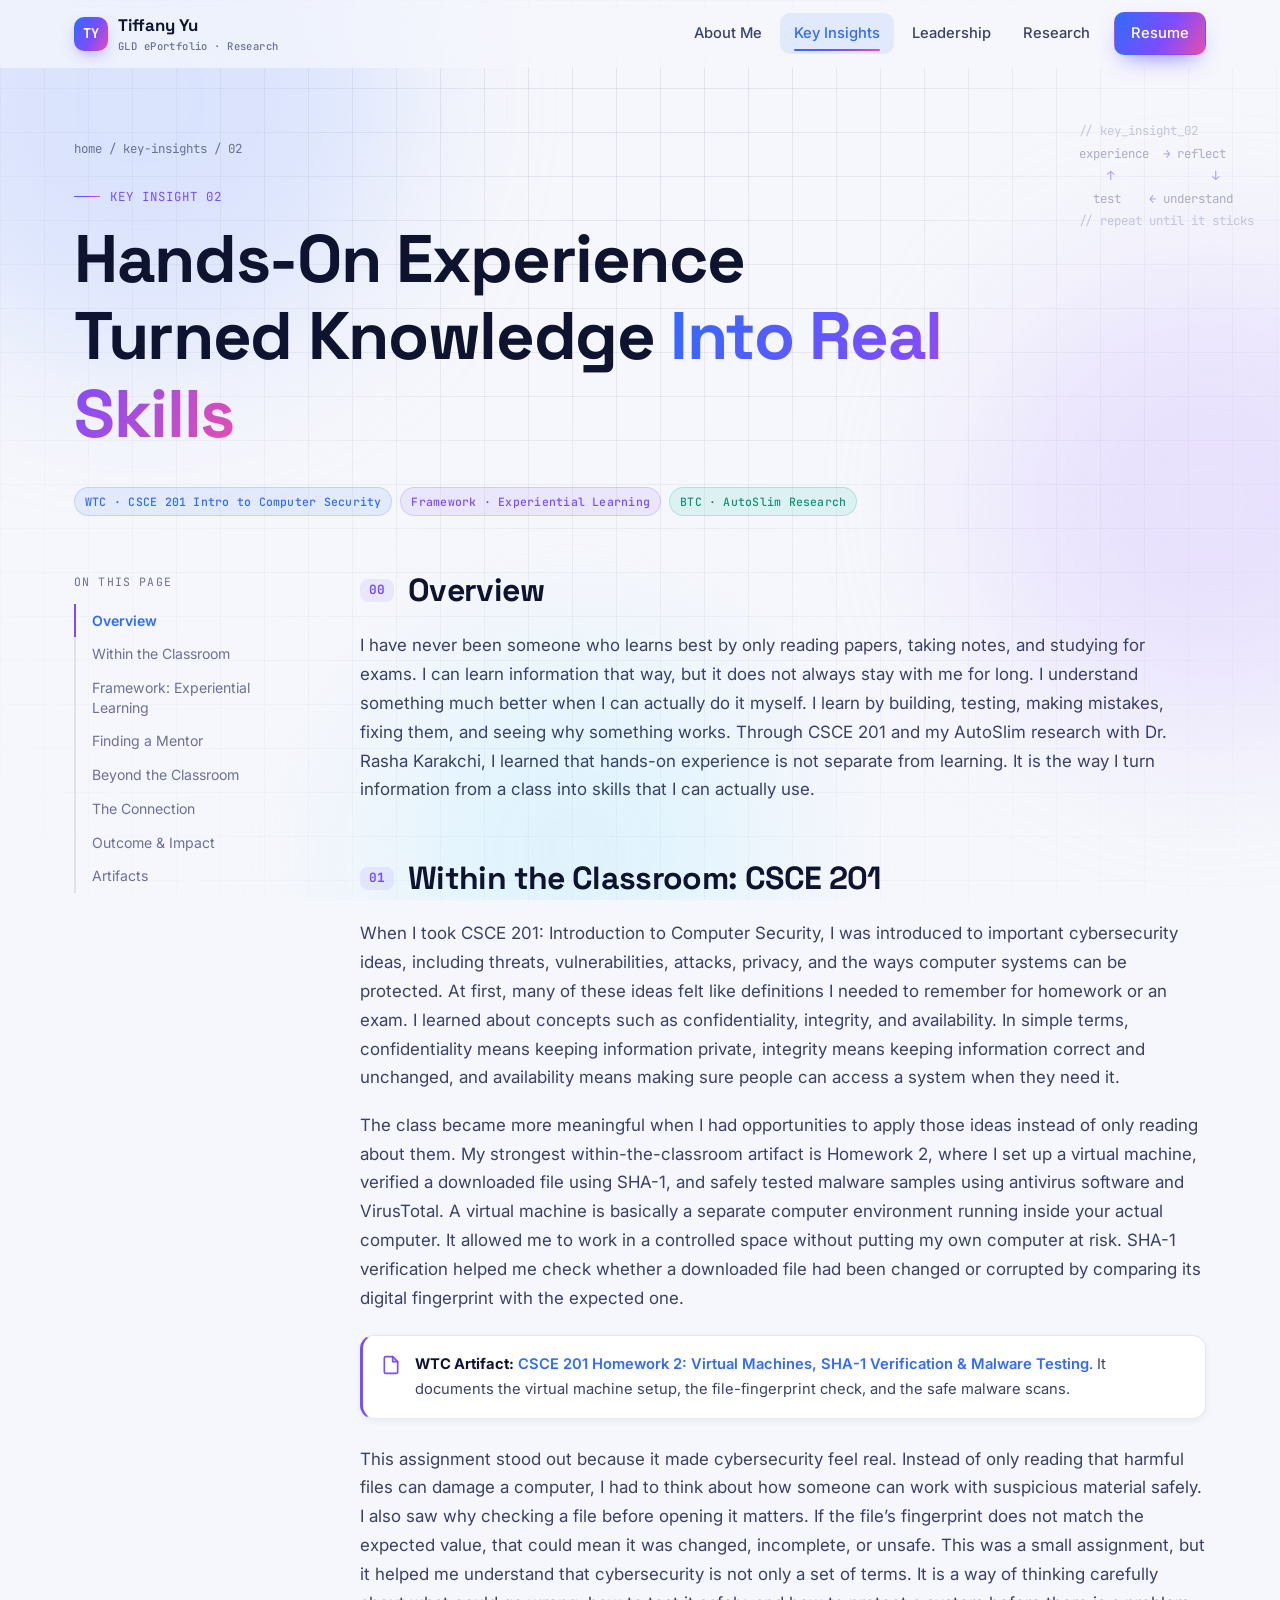
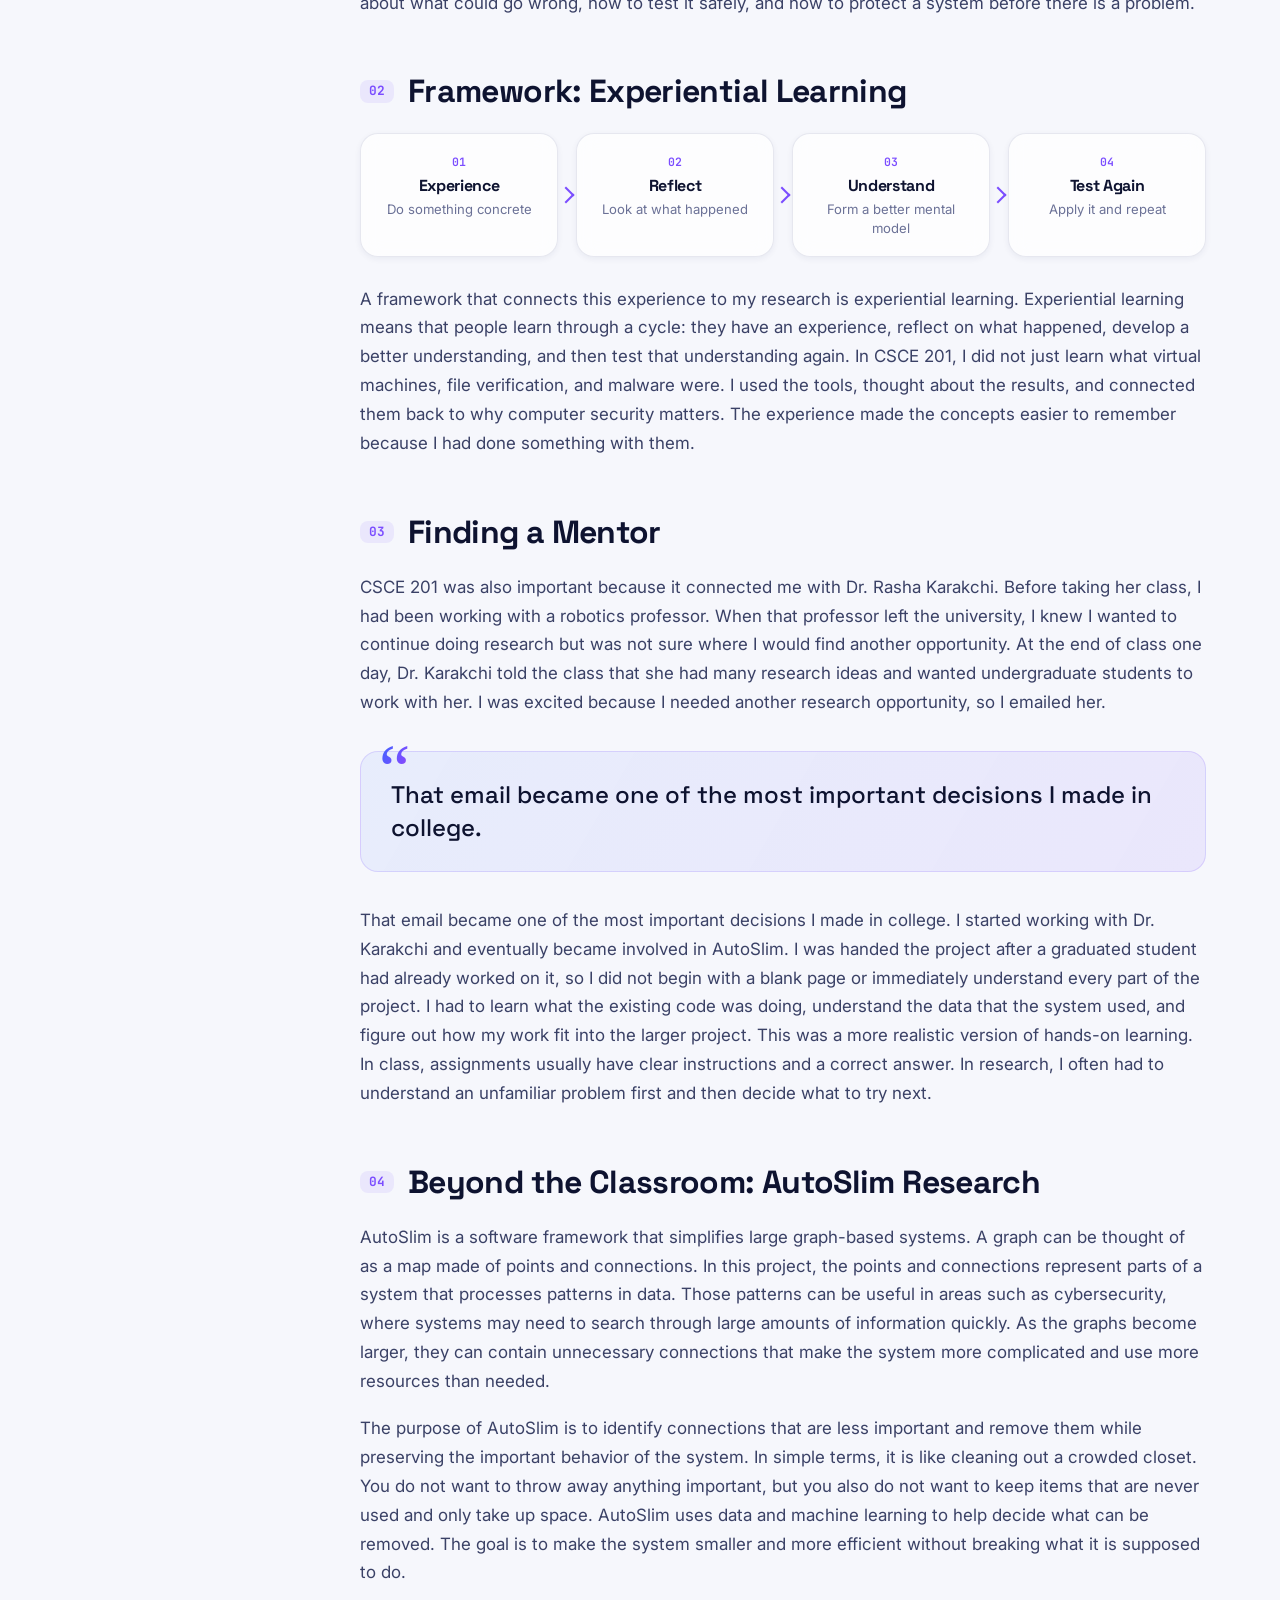
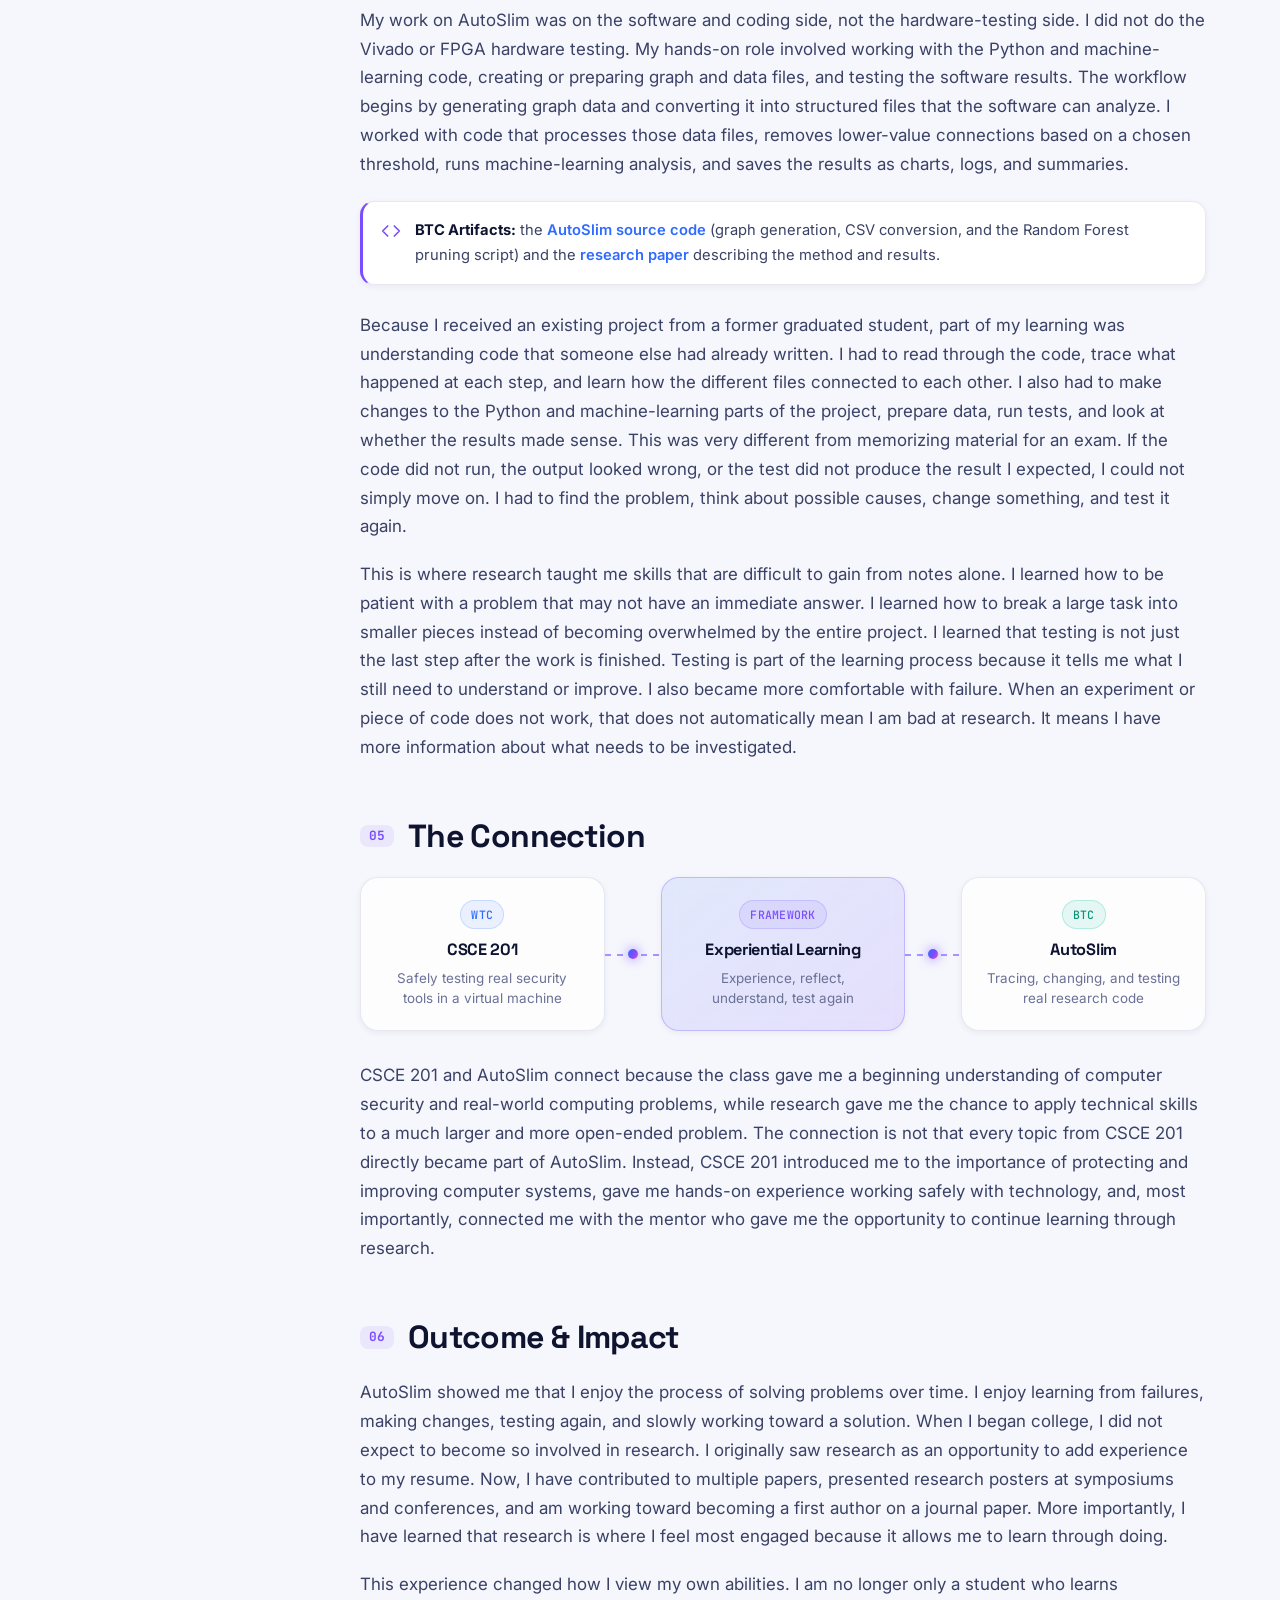
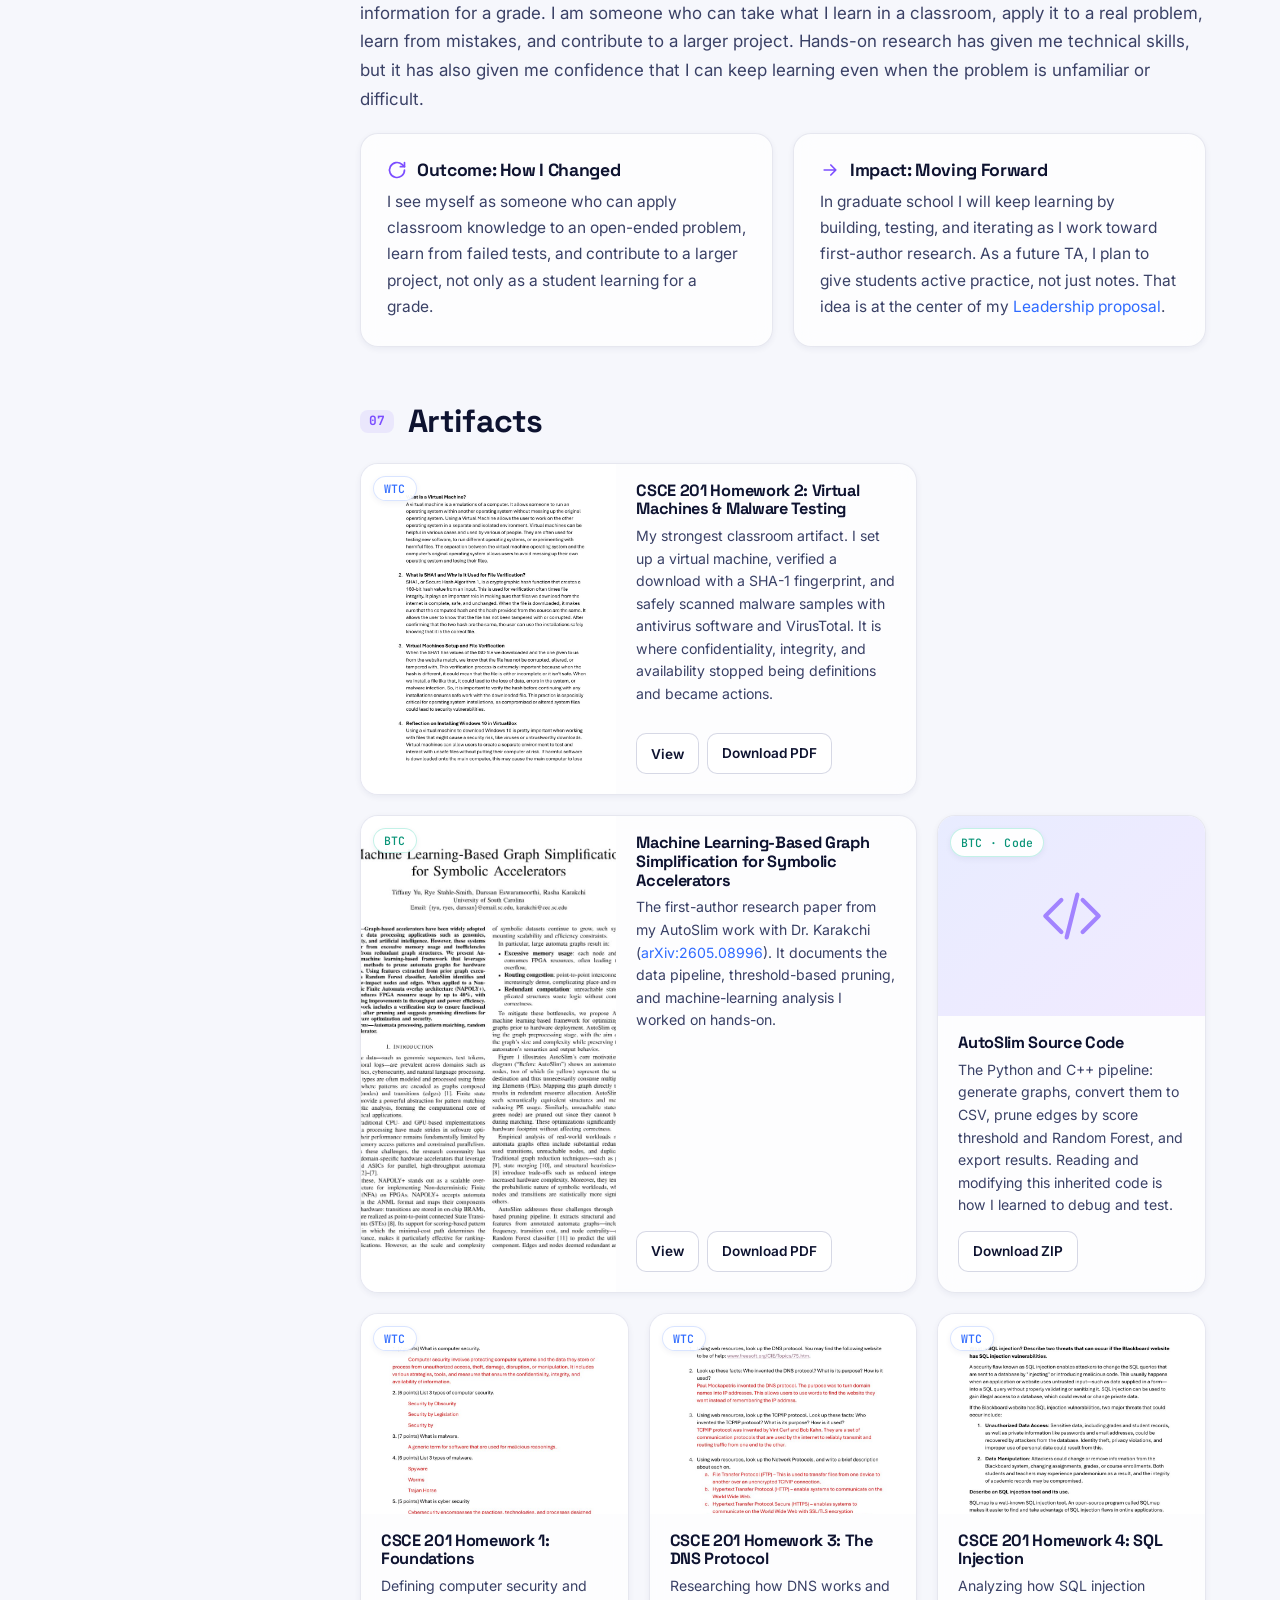
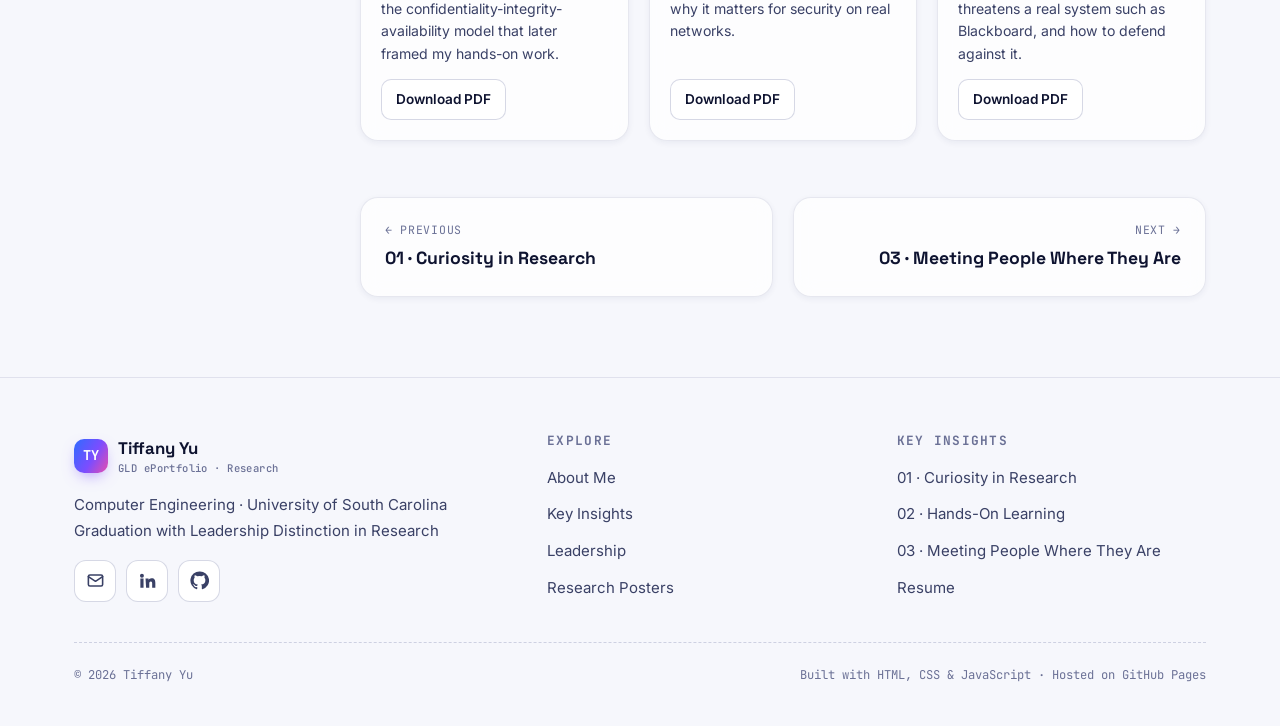
<file: insight-2.html>
<!doctype html>
<html lang="en">
<head>
  <meta charset="utf-8">
  <meta name="viewport" content="width=device-width, initial-scale=1">
  <title>Key Insight 2: Hands-On Learning | Tiffany Yu</title>
  <meta name="description" content="Key Insight 2: Hands-on experience turned knowledge into real skills. CSCE 201 and AutoSlim research with Dr. Rasha Karakchi.">
  <link rel="icon" href="assets/img/favicon.svg" type="image/svg+xml">
  <link rel="preconnect" href="https://fonts.googleapis.com">
  <link rel="preconnect" href="https://fonts.gstatic.com" crossorigin>
  <link href="https://fonts.googleapis.com/css2?family=Inter:wght@400;500;600;700&family=JetBrains+Mono:wght@400;500;600&family=Space+Grotesk:wght@500;600;700&display=swap" rel="stylesheet">
  <link rel="stylesheet" href="css/style.css">
</head>
<body>
  <div class="bg-blobs" aria-hidden="true"><span></span><span></span><span></span></div>
  <div class="bg-grid" aria-hidden="true"></div>
  <div class="spotlight" aria-hidden="true"></div>

  <header class="nav">
    <div class="nav-inner">
      <a class="brand" href="index.html"><span class="brand-mark">TY</span><span>Tiffany Yu<small>GLD ePortfolio · Research</small></span></a>
      <button class="nav-toggle" aria-label="Open menu" aria-expanded="false"><svg viewBox="0 0 24 24" fill="none" stroke="currentColor" stroke-width="2" stroke-linecap="round"><path d="M4 7h16M4 12h16M4 17h16"/></svg></button>
      <ul class="nav-links">
        <li><a href="index.html">About Me</a></li>
        <li><a href="insights.html" class="active">Key Insights</a></li>
        <li><a href="leadership.html">Leadership</a></li>
        <li><a href="research.html">Research</a></li>
        <li class="nav-cta"><a class="btn btn-primary btn-sm" href="research.html#resume">Resume</a></li>
      </ul>
    </div>
    <div class="progress"></div>
  </header>

  <main>
    <section class="page-hero">
      <pre class="hero-code" aria-hidden="true"><span class="c">// key_insight_02</span>
experience  <span class="k">→</span> reflect
    <span class="k">↑</span>              <span class="k">↓</span>
  test    <span class="k">←</span> understand
<span class="c">// repeat until it sticks</span></pre>
      <div class="container">
        <div class="breadcrumb reveal"><a href="index.html">home</a> / <a href="insights.html">key-insights</a> / 02</div>
        <div class="eyebrow reveal">Key Insight 02</div>
        <h1 class="reveal d1">Hands-On Experience Turned Knowledge <span class="grad-text">Into Real Skills</span></h1>
        <div class="ki-tags reveal d2" style="margin-top:18px">
          <span class="chip">WTC · CSCE 201 Intro to Computer Security</span>
          <span class="chip violet">Framework · Experiential Learning</span>
          <span class="chip mint">BTC · AutoSlim Research</span>
        </div>
      </div>
    </section>

    <section style="padding-bottom:40px">
      <div class="container article-layout">
        <aside class="toc">
          <div class="toc-title">On this page</div>
          <ol>
            <li><a href="#overview">Overview</a></li>
            <li><a href="#wtc">Within the Classroom</a></li>
            <li><a href="#framework">Framework: Experiential Learning</a></li>
            <li><a href="#mentor">Finding a Mentor</a></li>
            <li><a href="#btc">Beyond the Classroom</a></li>
            <li><a href="#connection">The Connection</a></li>
            <li><a href="#outcome">Outcome &amp; Impact</a></li>
            <li><a href="#artifacts">Artifacts</a></li>
          </ol>
        </aside>

        <article class="article">
          <section id="overview" class="reveal">
            <h2><span class="n">00</span>Overview</h2>
            <p>I have never been someone who learns best by only reading papers, taking notes, and studying for exams. I can learn information that way, but it does not always stay with me for long. I understand something much better when I can actually do it myself. I learn by building, testing, making mistakes, fixing them, and seeing why something works. Through CSCE 201 and my AutoSlim research with Dr. Rasha Karakchi, I learned that hands-on experience is not separate from learning. It is the way I turn information from a class into skills that I can actually use.</p>
          </section>

          <section id="wtc" class="reveal">
            <h2><span class="n">01</span>Within the Classroom: CSCE 201</h2>
            <p>When I took CSCE 201: Introduction to Computer Security, I was introduced to important cybersecurity ideas, including threats, vulnerabilities, attacks, privacy, and the ways computer systems can be protected. At first, many of these ideas felt like definitions I needed to remember for homework or an exam. I learned about concepts such as confidentiality, integrity, and availability. In simple terms, confidentiality means keeping information private, integrity means keeping information correct and unchanged, and availability means making sure people can access a system when they need it.</p>
            <p>The class became more meaningful when I had opportunities to apply those ideas instead of only reading about them. My strongest within-the-classroom artifact is Homework 2, where I set up a virtual machine, verified a downloaded file using SHA-1, and safely tested malware samples using antivirus software and VirusTotal. A virtual machine is basically a separate computer environment running inside your actual computer. It allowed me to work in a controlled space without putting my own computer at risk. SHA-1 verification helped me check whether a downloaded file had been changed or corrupted by comparing its digital fingerprint with the expected one.</p>
            <div class="ref-callout">
              <svg viewBox="0 0 24 24" fill="none" stroke="currentColor" stroke-width="2" stroke-linecap="round" stroke-linejoin="round"><path d="M14 2H6a2 2 0 0 0-2 2v16a2 2 0 0 0 2 2h12a2 2 0 0 0 2-2V8z"/><path d="M14 2v6h6"/></svg>
              <p><strong>WTC Artifact:</strong> <a data-lightbox data-type="pages" data-src="assets/pages/ki2-csce201-homework-2" data-pages="3" data-download="assets/artifacts/ki2-csce201-homework-2.pdf" data-title="CSCE 201 — Homework 2" href="assets/artifacts/ki2-csce201-homework-2.pdf">CSCE 201 Homework 2: Virtual Machines, SHA-1 Verification &amp; Malware Testing</a>. It documents the virtual machine setup, the file-fingerprint check, and the safe malware scans.</p>
            </div>
            <p>This assignment stood out because it made cybersecurity feel real. Instead of only reading that harmful files can damage a computer, I had to think about how someone can work with suspicious material safely. I also saw why checking a file before opening it matters. If the file’s fingerprint does not match the expected value, that could mean it was changed, incomplete, or unsafe. This was a small assignment, but it helped me understand that cybersecurity is not only a set of terms. It is a way of thinking carefully about what could go wrong, how to test it safely, and how to protect a system before there is a problem.</p>
          </section>

          <section id="framework" class="reveal">
            <h2><span class="n">02</span>Framework: Experiential Learning</h2>
            <div class="cycle">
              <div class="card step"><b>01</b><h4>Experience</h4><p>Do something concrete</p></div>
              <div class="card step"><b>02</b><h4>Reflect</h4><p>Look at what happened</p></div>
              <div class="card step"><b>03</b><h4>Understand</h4><p>Form a better mental model</p></div>
              <div class="card step"><b>04</b><h4>Test Again</h4><p>Apply it and repeat</p></div>
            </div>
            <p>A framework that connects this experience to my research is experiential learning. Experiential learning means that people learn through a cycle: they have an experience, reflect on what happened, develop a better understanding, and then test that understanding again. In CSCE 201, I did not just learn what virtual machines, file verification, and malware were. I used the tools, thought about the results, and connected them back to why computer security matters. The experience made the concepts easier to remember because I had done something with them.</p>
          </section>

          <section id="mentor" class="reveal">
            <h2><span class="n">03</span>Finding a Mentor</h2>
            <p>CSCE 201 was also important because it connected me with Dr. Rasha Karakchi. Before taking her class, I had been working with a robotics professor. When that professor left the university, I knew I wanted to continue doing research but was not sure where I would find another opportunity. At the end of class one day, Dr. Karakchi told the class that she had many research ideas and wanted undergraduate students to work with her. I was excited because I needed another research opportunity, so I emailed her.</p>
            <div class="pull">That email became one of the most important decisions I made in college.</div>
            <p>That email became one of the most important decisions I made in college. I started working with Dr. Karakchi and eventually became involved in AutoSlim. I was handed the project after a graduated student had already worked on it, so I did not begin with a blank page or immediately understand every part of the project. I had to learn what the existing code was doing, understand the data that the system used, and figure out how my work fit into the larger project. This was a more realistic version of hands-on learning. In class, assignments usually have clear instructions and a correct answer. In research, I often had to understand an unfamiliar problem first and then decide what to try next.</p>
          </section>

          <section id="btc" class="reveal">
            <h2><span class="n">04</span>Beyond the Classroom: AutoSlim Research</h2>
            <p>AutoSlim is a software framework that simplifies large graph-based systems. A graph can be thought of as a map made of points and connections. In this project, the points and connections represent parts of a system that processes patterns in data. Those patterns can be useful in areas such as cybersecurity, where systems may need to search through large amounts of information quickly. As the graphs become larger, they can contain unnecessary connections that make the system more complicated and use more resources than needed.</p>
            <p>The purpose of AutoSlim is to identify connections that are less important and remove them while preserving the important behavior of the system. In simple terms, it is like cleaning out a crowded closet. You do not want to throw away anything important, but you also do not want to keep items that are never used and only take up space. AutoSlim uses data and machine learning to help decide what can be removed. The goal is to make the system smaller and more efficient without breaking what it is supposed to do.</p>
            <p>My work on AutoSlim was on the software and coding side, not the hardware-testing side. I did not do the Vivado or FPGA hardware testing. My hands-on role involved working with the Python and machine-learning code, creating or preparing graph and data files, and testing the software results. The workflow begins by generating graph data and converting it into structured files that the software can analyze. I worked with code that processes those data files, removes lower-value connections based on a chosen threshold, runs machine-learning analysis, and saves the results as charts, logs, and summaries.</p>
            <div class="ref-callout">
              <svg viewBox="0 0 24 24" fill="none" stroke="currentColor" stroke-width="2" stroke-linecap="round" stroke-linejoin="round"><path d="m16 18 6-6-6-6M8 6l-6 6 6 6"/></svg>
              <p><strong>BTC Artifacts:</strong> the <a href="assets/artifacts/ki2-autoslim-source.zip" download>AutoSlim source code</a> (graph generation, CSV conversion, and the Random Forest pruning script) and the <a data-lightbox data-type="pages" data-src="assets/pages/ki2-ml-graph-simplification-paper" data-pages="6" data-download="assets/artifacts/ki2-ml-graph-simplification-paper.pdf" data-title="ML-Based Graph Simplification for Symbolic Accelerators" href="assets/artifacts/ki2-ml-graph-simplification-paper.pdf">research paper</a> describing the method and results.</p>
            </div>
            <p>Because I received an existing project from a former graduated student, part of my learning was understanding code that someone else had already written. I had to read through the code, trace what happened at each step, and learn how the different files connected to each other. I also had to make changes to the Python and machine-learning parts of the project, prepare data, run tests, and look at whether the results made sense. This was very different from memorizing material for an exam. If the code did not run, the output looked wrong, or the test did not produce the result I expected, I could not simply move on. I had to find the problem, think about possible causes, change something, and test it again.</p>
            <p>This is where research taught me skills that are difficult to gain from notes alone. I learned how to be patient with a problem that may not have an immediate answer. I learned how to break a large task into smaller pieces instead of becoming overwhelmed by the entire project. I learned that testing is not just the last step after the work is finished. Testing is part of the learning process because it tells me what I still need to understand or improve. I also became more comfortable with failure. When an experiment or piece of code does not work, that does not automatically mean I am bad at research. It means I have more information about what needs to be investigated.</p>
          </section>

          <section id="connection" class="reveal">
            <h2><span class="n">05</span>The Connection</h2>
            <div class="connect">
              <div class="card node-card"><span class="chip">WTC</span><h4>CSCE 201</h4><p>Safely testing real security tools in a virtual machine</p></div>
              <div class="wire"></div>
              <div class="card node-card center"><span class="chip violet">FRAMEWORK</span><h4>Experiential Learning</h4><p>Experience, reflect, understand, test again</p></div>
              <div class="wire"></div>
              <div class="card node-card"><span class="chip mint">BTC</span><h4>AutoSlim</h4><p>Tracing, changing, and testing real research code</p></div>
            </div>
            <p>CSCE 201 and AutoSlim connect because the class gave me a beginning understanding of computer security and real-world computing problems, while research gave me the chance to apply technical skills to a much larger and more open-ended problem. The connection is not that every topic from CSCE 201 directly became part of AutoSlim. Instead, CSCE 201 introduced me to the importance of protecting and improving computer systems, gave me hands-on experience working safely with technology, and, most importantly, connected me with the mentor who gave me the opportunity to continue learning through research.</p>
          </section>

          <section id="outcome" class="reveal">
            <h2><span class="n">06</span>Outcome &amp; Impact</h2>
            <p>AutoSlim showed me that I enjoy the process of solving problems over time. I enjoy learning from failures, making changes, testing again, and slowly working toward a solution. When I began college, I did not expect to become so involved in research. I originally saw research as an opportunity to add experience to my resume. Now, I have contributed to multiple papers, presented research posters at symposiums and conferences, and am working toward becoming a first author on a journal paper. More importantly, I have learned that research is where I feel most engaged because it allows me to learn through doing.</p>
            <p>This experience changed how I view my own abilities. I am no longer only a student who learns information for a grade. I am someone who can take what I learn in a classroom, apply it to a real problem, learn from mistakes, and contribute to a larger project. Hands-on research has given me technical skills, but it has also given me confidence that I can keep learning even when the problem is unfamiliar or difficult.</p>
            <div class="oi-grid">
              <div class="card oi">
                <h3><svg viewBox="0 0 24 24" fill="none" stroke="currentColor" stroke-width="2" stroke-linecap="round" stroke-linejoin="round"><path d="M21 12a9 9 0 1 1-3-6.7L21 8"/><path d="M21 3v5h-5"/></svg>Outcome: How I Changed</h3>
                <p>I see myself as someone who can apply classroom knowledge to an open-ended problem, learn from failed tests, and contribute to a larger project, not only as a student learning for a grade.</p>
              </div>
              <div class="card oi">
                <h3><svg viewBox="0 0 24 24" fill="none" stroke="currentColor" stroke-width="2" stroke-linecap="round" stroke-linejoin="round"><path d="M5 12h14M13 6l6 6-6 6"/></svg>Impact: Moving Forward</h3>
                <p>In graduate school I will keep learning by building, testing, and iterating as I work toward first-author research. As a future TA, I plan to give students active practice, not just notes. That idea is at the center of my <a href="leadership.html">Leadership proposal</a>.</p>
              </div>
            </div>
          </section>

          <section id="artifacts" class="reveal">
            <h2><span class="n">07</span>Artifacts</h2>
            <div class="artifact-grid">
              <div class="card artifact featured">
                <button class="thumb" data-lightbox data-type="pages" data-src="assets/pages/ki2-csce201-homework-2" data-pages="3" data-download="assets/artifacts/ki2-csce201-homework-2.pdf" data-title="CSCE 201 — Homework 2"><img src="assets/artifacts/ki2-csce201-homework-2.jpg" alt="CSCE 201 Homework 2 first page" loading="lazy"><span class="badge chip">WTC</span></button>
                <div class="body">
                  <h4>CSCE 201 Homework 2: Virtual Machines &amp; Malware Testing</h4>
                  <p>My strongest classroom artifact. I set up a virtual machine, verified a download with a SHA-1 fingerprint, and safely scanned malware samples with antivirus software and VirusTotal. It is where confidentiality, integrity, and availability stopped being definitions and became actions.</p>
                  <div class="actions"><button class="btn btn-ghost btn-sm" data-lightbox data-type="pages" data-src="assets/pages/ki2-csce201-homework-2" data-pages="3" data-download="assets/artifacts/ki2-csce201-homework-2.pdf" data-title="CSCE 201 — Homework 2">View</button><a class="btn btn-ghost btn-sm" href="assets/artifacts/ki2-csce201-homework-2.pdf" download>Download PDF</a></div>
                </div>
              </div>
              <div class="card artifact featured">
                <button class="thumb" data-lightbox data-type="pages" data-src="assets/pages/ki2-ml-graph-simplification-paper" data-pages="6" data-download="assets/artifacts/ki2-ml-graph-simplification-paper.pdf" data-title="ML-Based Graph Simplification for Symbolic Accelerators"><img src="assets/artifacts/ki2-ml-graph-simplification-paper.jpg" alt="ML-Based Graph Simplification paper first page" loading="lazy"><span class="badge chip mint">BTC</span></button>
                <div class="body">
                  <h4>Machine Learning-Based Graph Simplification for Symbolic Accelerators</h4>
                  <p>The first-author research paper from my AutoSlim work with Dr. Karakchi (<a href="https://arxiv.org/abs/2605.08996" target="_blank" rel="noopener">arXiv:2605.08996</a>). It documents the data pipeline, threshold-based pruning, and machine-learning analysis I worked on hands-on.</p>
                  <div class="actions"><button class="btn btn-ghost btn-sm" data-lightbox data-type="pages" data-src="assets/pages/ki2-ml-graph-simplification-paper" data-pages="6" data-download="assets/artifacts/ki2-ml-graph-simplification-paper.pdf" data-title="ML-Based Graph Simplification for Symbolic Accelerators">View</button><a class="btn btn-ghost btn-sm" href="assets/artifacts/ki2-ml-graph-simplification-paper.pdf" download>Download PDF</a></div>
                </div>
              </div>
              <div class="card artifact">
                <a class="thumb" href="assets/artifacts/ki2-autoslim-source.zip" download style="cursor:pointer"><span class="icon-thumb"><svg viewBox="0 0 24 24" fill="none" stroke="currentColor" stroke-width="1.6" stroke-linecap="round" stroke-linejoin="round"><path d="m16 18 6-6-6-6M8 6l-6 6 6 6M14 4l-4 16"/></svg></span><span class="badge chip mint">BTC · Code</span></a>
                <div class="body">
                  <h4>AutoSlim Source Code</h4>
                  <p>The Python and C++ pipeline: generate graphs, convert them to CSV, prune edges by score threshold and Random Forest, and export results. Reading and modifying this inherited code is how I learned to debug and test.</p>
                  <div class="actions"><a class="btn btn-ghost btn-sm" href="assets/artifacts/ki2-autoslim-source.zip" download>Download ZIP</a></div>
                </div>
              </div>
              <div class="card artifact">
                <button class="thumb" data-lightbox data-type="pages" data-src="assets/pages/ki2-csce201-homework-1" data-pages="3" data-download="assets/artifacts/ki2-csce201-homework-1.pdf" data-title="CSCE 201 — Homework 1"><img src="assets/artifacts/ki2-csce201-homework-1.jpg" alt="CSCE 201 Homework 1 first page" loading="lazy"><span class="badge chip">WTC</span></button>
                <div class="body">
                  <h4>CSCE 201 Homework 1: Foundations</h4>
                  <p>Defining computer security and the confidentiality-integrity-availability model that later framed my hands-on work.</p>
                  <div class="actions"><a class="btn btn-ghost btn-sm" href="assets/artifacts/ki2-csce201-homework-1.pdf" download>Download PDF</a></div>
                </div>
              </div>
              <div class="card artifact">
                <button class="thumb" data-lightbox data-type="pages" data-src="assets/pages/ki2-csce201-homework-3" data-pages="2" data-download="assets/artifacts/ki2-csce201-homework-3.pdf" data-title="CSCE 201 — Homework 3"><img src="assets/artifacts/ki2-csce201-homework-3.jpg" alt="CSCE 201 Homework 3 first page" loading="lazy"><span class="badge chip">WTC</span></button>
                <div class="body">
                  <h4>CSCE 201 Homework 3: The DNS Protocol</h4>
                  <p>Researching how DNS works and why it matters for security on real networks.</p>
                  <div class="actions"><a class="btn btn-ghost btn-sm" href="assets/artifacts/ki2-csce201-homework-3.pdf" download>Download PDF</a></div>
                </div>
              </div>
              <div class="card artifact">
                <button class="thumb" data-lightbox data-type="pages" data-src="assets/pages/ki2-csce201-homework-4" data-pages="2" data-download="assets/artifacts/ki2-csce201-homework-4.pdf" data-title="CSCE 201 — Homework 4"><img src="assets/artifacts/ki2-csce201-homework-4.jpg" alt="CSCE 201 Homework 4 first page" loading="lazy"><span class="badge chip">WTC</span></button>
                <div class="body">
                  <h4>CSCE 201 Homework 4: SQL Injection</h4>
                  <p>Analyzing how SQL injection threatens a real system such as Blackboard, and how to defend against it.</p>
                  <div class="actions"><a class="btn btn-ghost btn-sm" href="assets/artifacts/ki2-csce201-homework-4.pdf" download>Download PDF</a></div>
                </div>
              </div>
            </div>
          </section>

          <nav class="pager">
            <a class="card" href="insight-1.html"><small>← Previous</small><strong>01 · Curiosity in Research</strong></a>
            <a class="card next" href="insight-3.html"><small>Next →</small><strong>03 · Meeting People Where They Are</strong></a>
          </nav>
        </article>
      </div>
    </section>
  </main>

  <footer class="footer">
    <div class="container">
      <div class="footer-grid">
        <div>
          <a class="brand" href="index.html"><span class="brand-mark">TY</span><span>Tiffany Yu<small>GLD ePortfolio · Research</small></span></a>
          <p style="margin-top:14px">Computer Engineering · University of South Carolina<br>Graduation with Leadership Distinction in Research</p>
          <div class="socials">
            <a href="mailto:xixi05yu@gmail.com" aria-label="Email"><svg viewBox="0 0 24 24" fill="none" stroke="currentColor" stroke-width="2" stroke-linecap="round" stroke-linejoin="round"><rect x="3" y="5" width="18" height="14" rx="2"/><path d="m3 7 9 6 9-6"/></svg></a>
            <a href="https://www.linkedin.com/in/tyu05" target="_blank" rel="noopener" aria-label="LinkedIn"><svg viewBox="0 0 24 24" fill="currentColor"><path d="M4.98 3.5a2.5 2.5 0 1 1 0 5 2.5 2.5 0 0 1 0-5zM3 9.5h4V21H3zM9.5 9.5h3.8v1.6h.06c.53-1 1.83-2.05 3.77-2.05 4.03 0 4.77 2.65 4.77 6.1V21h-4v-5.1c0-1.22-.02-2.78-1.7-2.78-1.7 0-1.96 1.33-1.96 2.7V21h-4z"/></svg></a>
            <a href="https://github.com/xixi05yu" target="_blank" rel="noopener" aria-label="GitHub"><svg viewBox="0 0 24 24" fill="currentColor"><path d="M12 .5a11.5 11.5 0 0 0-3.64 22.41c.58.1.79-.25.79-.56v-2c-3.2.7-3.88-1.37-3.88-1.37-.52-1.33-1.28-1.69-1.28-1.69-1.05-.71.08-.7.08-.7 1.16.08 1.77 1.19 1.77 1.19 1.03 1.77 2.7 1.26 3.36.96.1-.75.4-1.26.73-1.55-2.55-.29-5.24-1.28-5.24-5.68 0-1.26.45-2.28 1.19-3.09-.12-.29-.52-1.46.11-3.05 0 0 .97-.31 3.17 1.18a11 11 0 0 1 5.77 0c2.2-1.49 3.17-1.18 3.17-1.18.63 1.59.23 2.76.11 3.05.74.81 1.19 1.83 1.19 3.09 0 4.41-2.69 5.38-5.25 5.67.41.36.78 1.06.78 2.14v3.17c0 .31.21.67.8.56A11.5 11.5 0 0 0 12 .5z"/></svg></a>
          </div>
        </div>
        <div>
          <h4>Explore</h4>
          <ul>
            <li><a href="index.html">About Me</a></li>
            <li><a href="insights.html">Key Insights</a></li>
            <li><a href="leadership.html">Leadership</a></li>
            <li><a href="research.html">Research Posters</a></li>
          </ul>
        </div>
        <div>
          <h4>Key Insights</h4>
          <ul>
            <li><a href="insight-1.html">01 · Curiosity in Research</a></li>
            <li><a href="insight-2.html">02 · Hands-On Learning</a></li>
            <li><a href="insight-3.html">03 · Meeting People Where They Are</a></li>
            <li><a href="research.html#resume">Resume</a></li>
          </ul>
        </div>
      </div>
      <div class="copy"><span>© <span class="year">2026</span> Tiffany Yu</span><span>Built with HTML, CSS &amp; JavaScript · Hosted on GitHub Pages</span></div>
    </div>
  </footer>
  <button class="to-top" aria-label="Back to top"><svg viewBox="0 0 24 24" fill="none" stroke="currentColor" stroke-width="2.2" stroke-linecap="round" stroke-linejoin="round"><path d="m18 15-6-6-6 6"/></svg></button>
  <div class="lightbox" role="dialog" aria-modal="true" aria-label="Document viewer">
    <div class="lb-top">
      <div class="lb-title"></div>
      <div class="lb-actions">
        <a class="btn btn-sm lb-open" target="_blank" rel="noopener"><svg viewBox="0 0 24 24" fill="none" stroke="currentColor" stroke-width="2" stroke-linecap="round" stroke-linejoin="round"><path d="M14 3h7v7M10 14 21 3M21 14v5a2 2 0 0 1-2 2H5a2 2 0 0 1-2-2V5a2 2 0 0 1 2-2h5"/></svg><span>Open</span></a>
        <a class="btn btn-sm lb-download" download><svg viewBox="0 0 24 24" fill="none" stroke="currentColor" stroke-width="2" stroke-linecap="round" stroke-linejoin="round"><path d="M12 3v12M7 10l5 5 5-5M5 21h14"/></svg><span>Download</span></a>
        <button class="btn btn-sm lb-close" aria-label="Close viewer"><svg viewBox="0 0 24 24" fill="none" stroke="currentColor" stroke-width="2.2" stroke-linecap="round"><path d="M6 6l12 12M18 6 6 18"/></svg></button>
      </div>
    </div>
    <div class="lb-stage"></div>
  </div>
  <script src="js/main.js"></script>
</body>
</html>
</file>
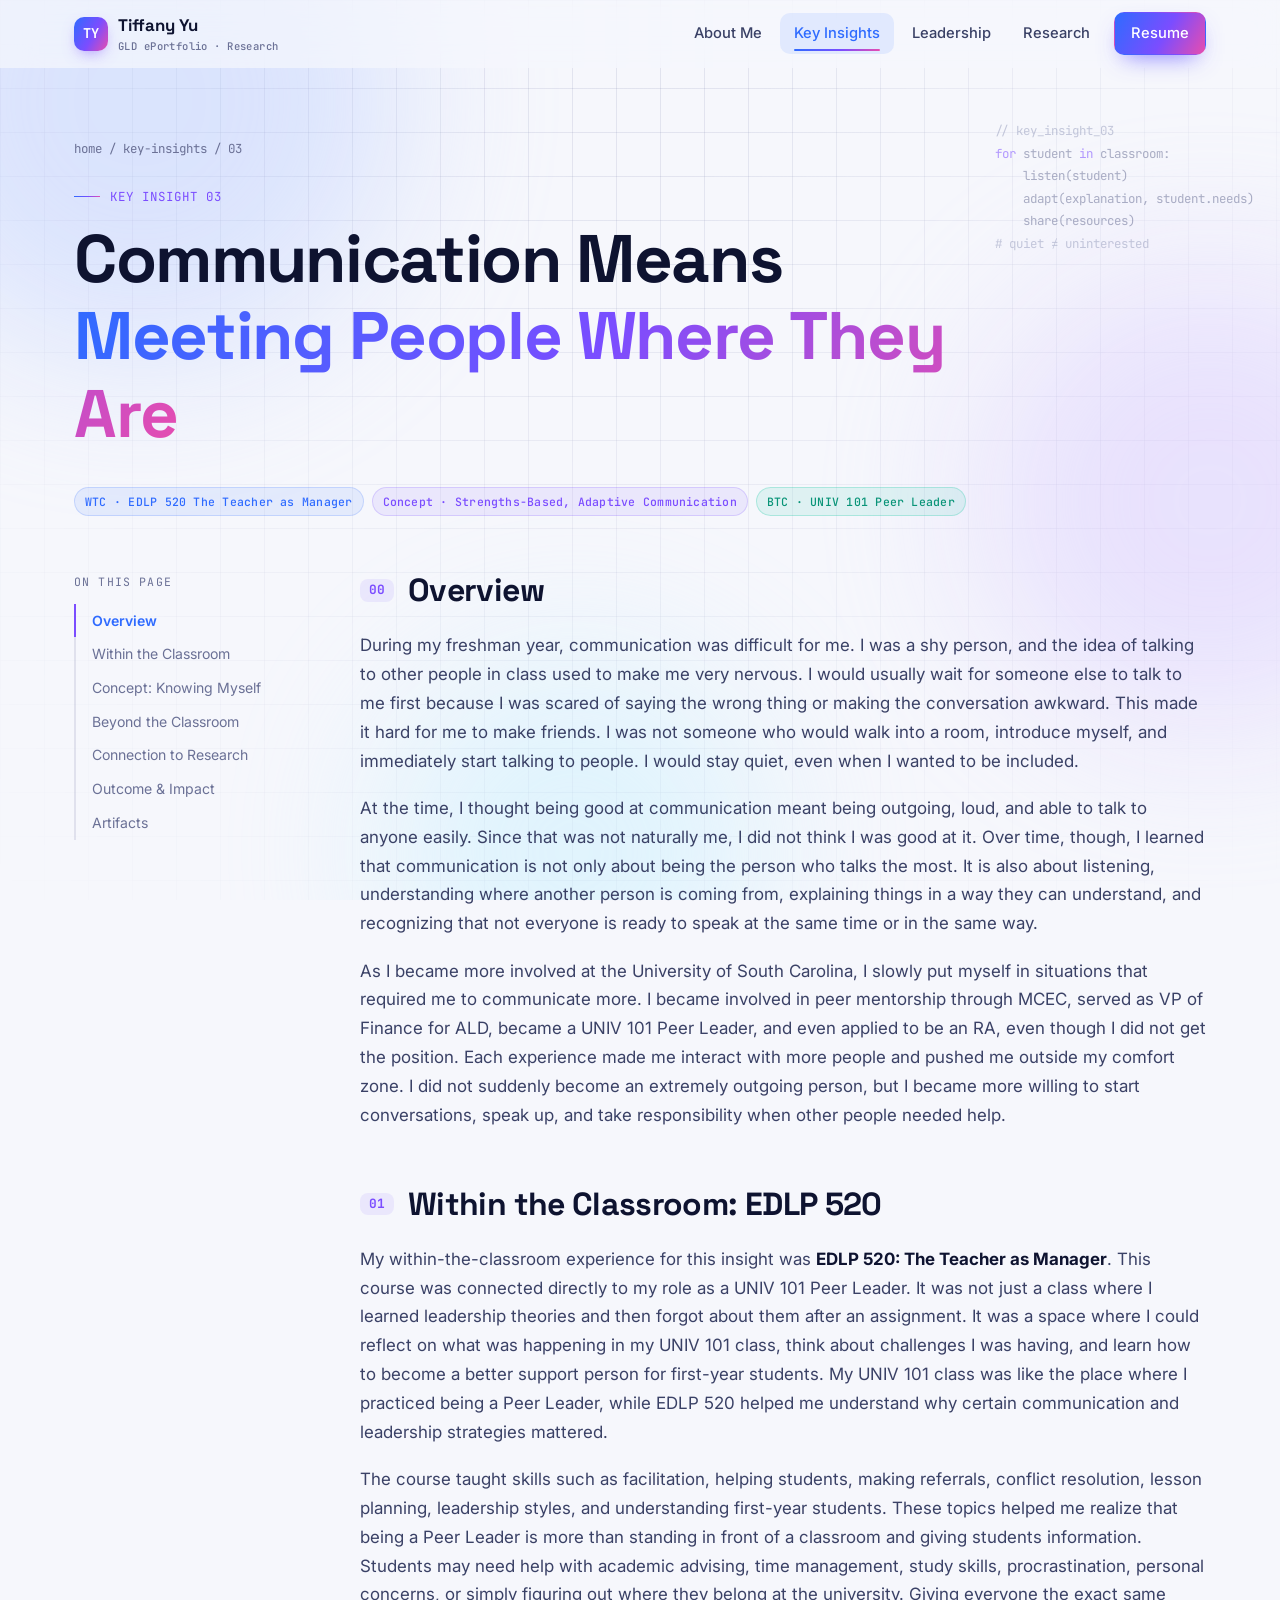
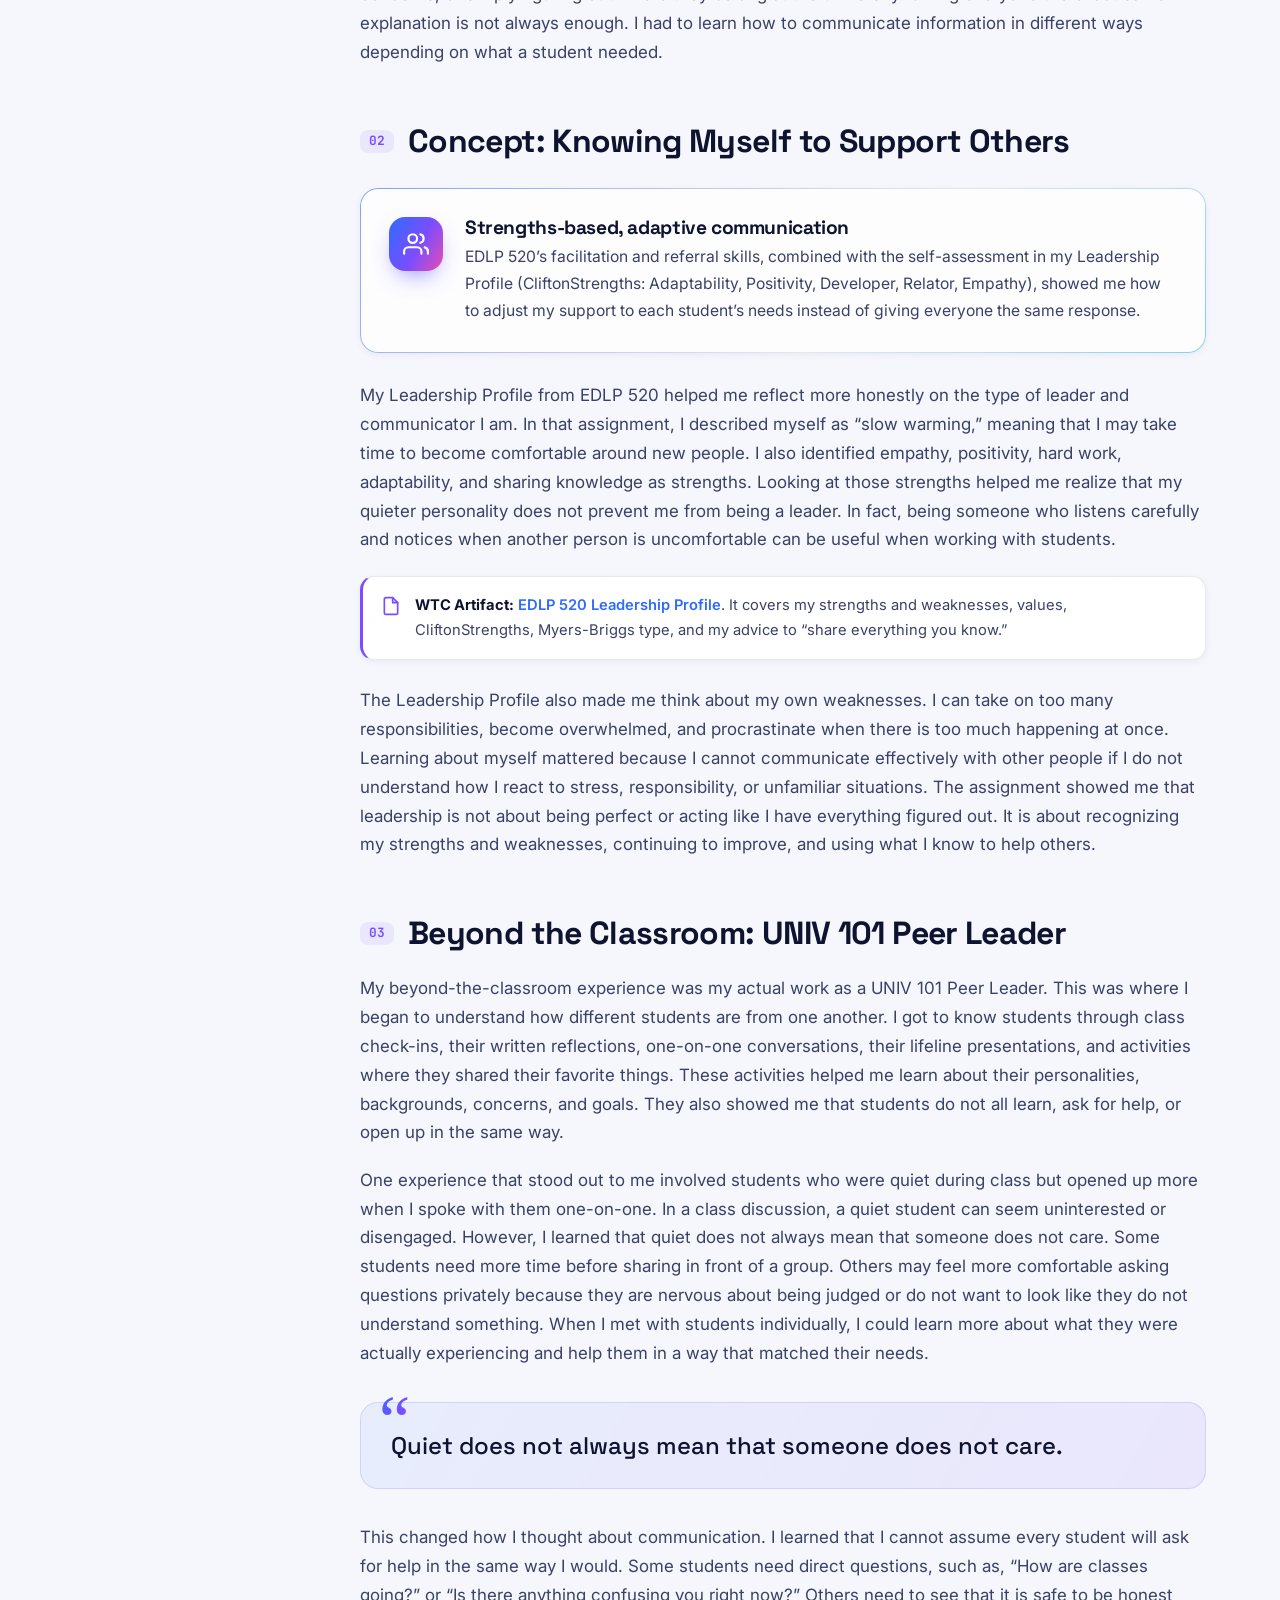
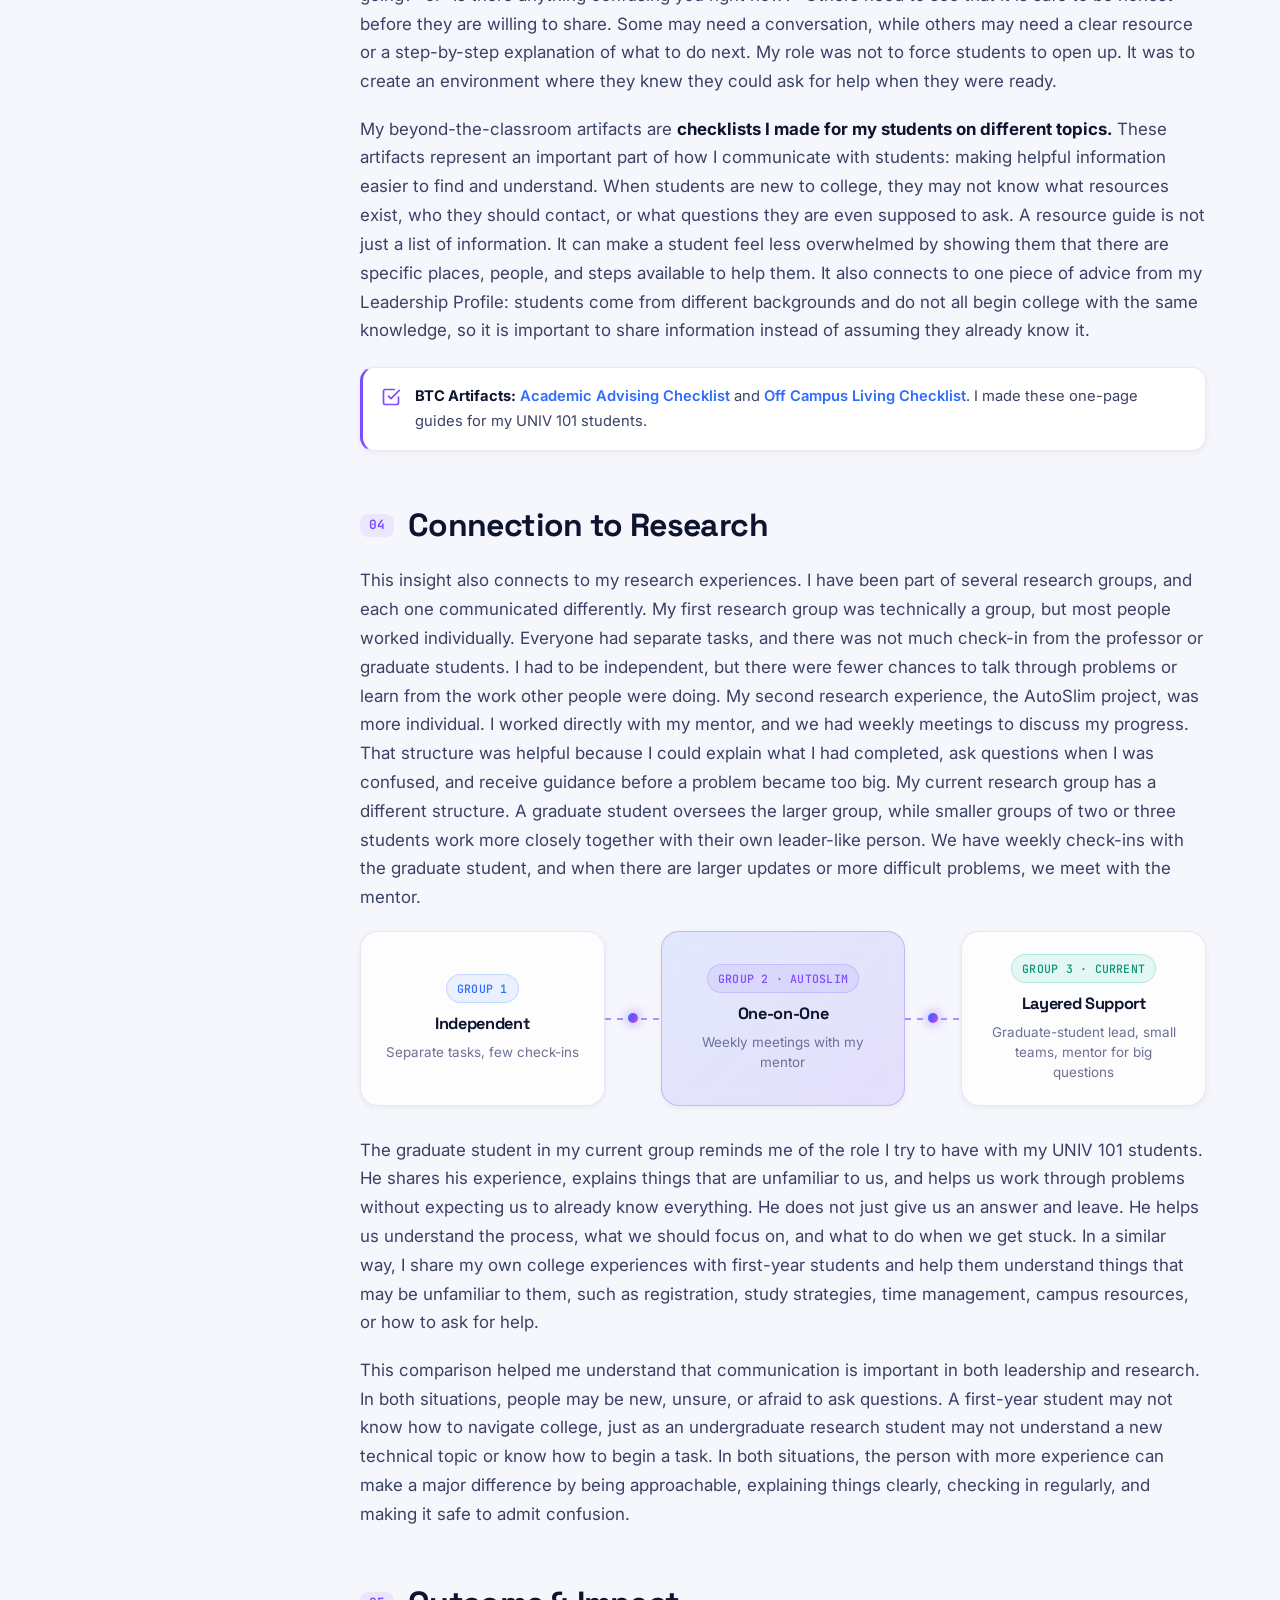
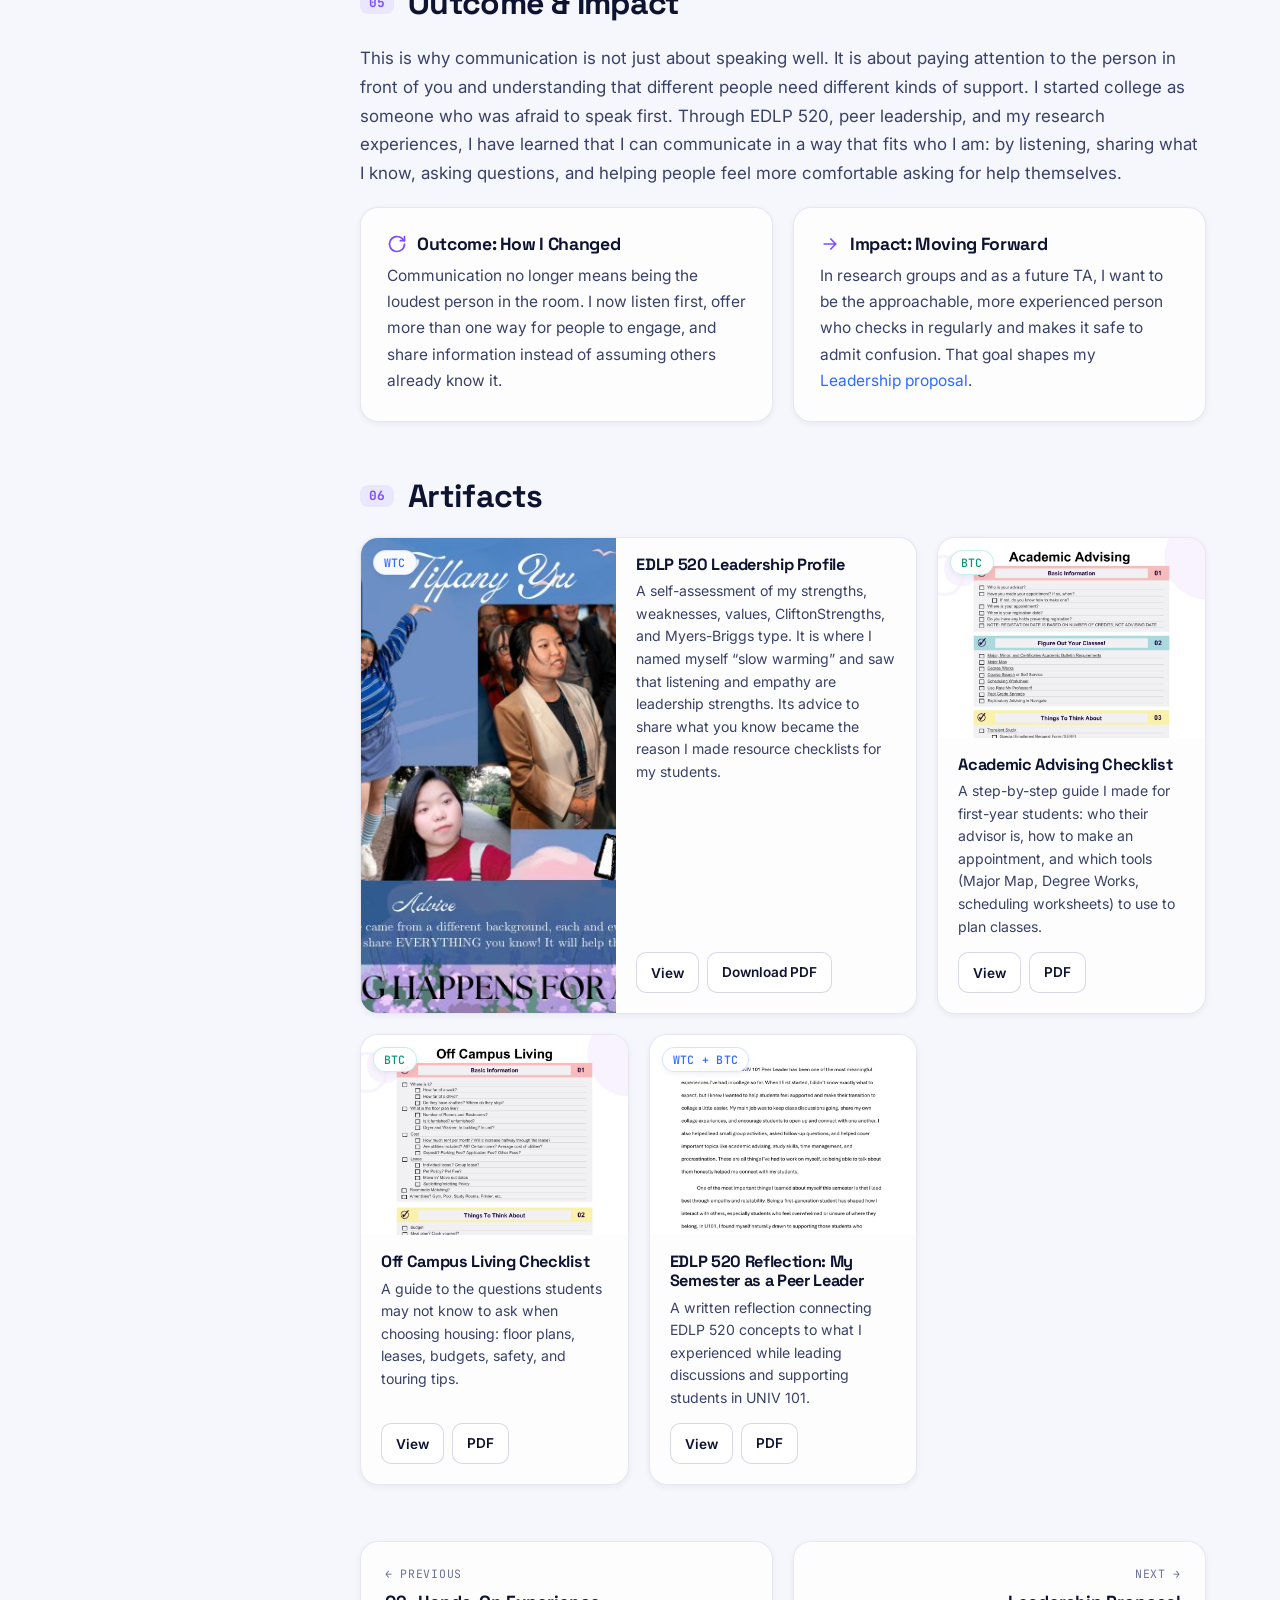
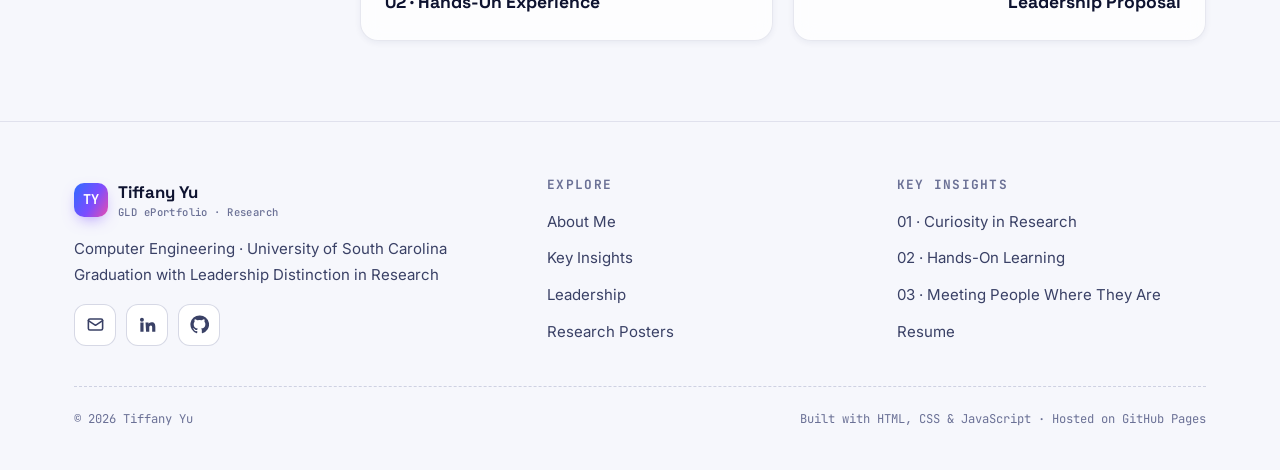
<file: insight-3.html>
<!doctype html>
<html lang="en">
<head>
  <meta charset="utf-8">
  <meta name="viewport" content="width=device-width, initial-scale=1">
  <title>Key Insight 3: Meeting People Where They Are | Tiffany Yu</title>
  <meta name="description" content="Key Insight 3: Communication means meeting people where they are. EDLP 520, UNIV 101 peer leadership, and research groups.">
  <link rel="icon" href="assets/img/favicon.svg" type="image/svg+xml">
  <link rel="preconnect" href="https://fonts.googleapis.com">
  <link rel="preconnect" href="https://fonts.gstatic.com" crossorigin>
  <link href="https://fonts.googleapis.com/css2?family=Inter:wght@400;500;600;700&family=JetBrains+Mono:wght@400;500;600&family=Space+Grotesk:wght@500;600;700&display=swap" rel="stylesheet">
  <link rel="stylesheet" href="css/style.css">
</head>
<body>
  <div class="bg-blobs" aria-hidden="true"><span></span><span></span><span></span></div>
  <div class="bg-grid" aria-hidden="true"></div>
  <div class="spotlight" aria-hidden="true"></div>

  <header class="nav">
    <div class="nav-inner">
      <a class="brand" href="index.html"><span class="brand-mark">TY</span><span>Tiffany Yu<small>GLD ePortfolio · Research</small></span></a>
      <button class="nav-toggle" aria-label="Open menu" aria-expanded="false"><svg viewBox="0 0 24 24" fill="none" stroke="currentColor" stroke-width="2" stroke-linecap="round"><path d="M4 7h16M4 12h16M4 17h16"/></svg></button>
      <ul class="nav-links">
        <li><a href="index.html">About Me</a></li>
        <li><a href="insights.html" class="active">Key Insights</a></li>
        <li><a href="leadership.html">Leadership</a></li>
        <li><a href="research.html">Research</a></li>
        <li class="nav-cta"><a class="btn btn-primary btn-sm" href="research.html#resume">Resume</a></li>
      </ul>
    </div>
    <div class="progress"></div>
  </header>

  <main>
    <section class="page-hero">
      <pre class="hero-code" aria-hidden="true"><span class="c">// key_insight_03</span>
<span class="k">for</span> student <span class="k">in</span> classroom:
    listen(student)
    adapt(explanation, student.needs)
    share(resources)
<span class="c"># quiet ≠ uninterested</span></pre>
      <div class="container">
        <div class="breadcrumb reveal"><a href="index.html">home</a> / <a href="insights.html">key-insights</a> / 03</div>
        <div class="eyebrow reveal">Key Insight 03</div>
        <h1 class="reveal d1">Communication Means <span class="grad-text">Meeting People Where They Are</span></h1>
        <div class="ki-tags reveal d2" style="margin-top:18px">
          <span class="chip">WTC · EDLP 520 The Teacher as Manager</span>
          <span class="chip violet">Concept · Strengths-Based, Adaptive Communication</span>
          <span class="chip mint">BTC · UNIV 101 Peer Leader</span>
        </div>
      </div>
    </section>

    <section style="padding-bottom:40px">
      <div class="container article-layout">
        <aside class="toc">
          <div class="toc-title">On this page</div>
          <ol>
            <li><a href="#overview">Overview</a></li>
            <li><a href="#wtc">Within the Classroom</a></li>
            <li><a href="#concept">Concept: Knowing Myself</a></li>
            <li><a href="#btc">Beyond the Classroom</a></li>
            <li><a href="#research">Connection to Research</a></li>
            <li><a href="#outcome">Outcome &amp; Impact</a></li>
            <li><a href="#artifacts">Artifacts</a></li>
          </ol>
        </aside>

        <article class="article">
          <section id="overview" class="reveal">
            <h2><span class="n">00</span>Overview</h2>
            <p>During my freshman year, communication was difficult for me. I was a shy person, and the idea of talking to other people in class used to make me very nervous. I would usually wait for someone else to talk to me first because I was scared of saying the wrong thing or making the conversation awkward. This made it hard for me to make friends. I was not someone who would walk into a room, introduce myself, and immediately start talking to people. I would stay quiet, even when I wanted to be included.</p>
            <p>At the time, I thought being good at communication meant being outgoing, loud, and able to talk to anyone easily. Since that was not naturally me, I did not think I was good at it. Over time, though, I learned that communication is not only about being the person who talks the most. It is also about listening, understanding where another person is coming from, explaining things in a way they can understand, and recognizing that not everyone is ready to speak at the same time or in the same way.</p>
            <p>As I became more involved at the University of South Carolina, I slowly put myself in situations that required me to communicate more. I became involved in peer mentorship through MCEC, served as VP of Finance for ALD, became a UNIV 101 Peer Leader, and even applied to be an RA, even though I did not get the position. Each experience made me interact with more people and pushed me outside my comfort zone. I did not suddenly become an extremely outgoing person, but I became more willing to start conversations, speak up, and take responsibility when other people needed help.</p>
          </section>

          <section id="wtc" class="reveal">
            <h2><span class="n">01</span>Within the Classroom: EDLP 520</h2>
            <p>My within-the-classroom experience for this insight was <strong>EDLP 520: The Teacher as Manager</strong>. This course was connected directly to my role as a UNIV 101 Peer Leader. It was not just a class where I learned leadership theories and then forgot about them after an assignment. It was a space where I could reflect on what was happening in my UNIV 101 class, think about challenges I was having, and learn how to become a better support person for first-year students. My UNIV 101 class was like the place where I practiced being a Peer Leader, while EDLP 520 helped me understand why certain communication and leadership strategies mattered.</p>
            <p>The course taught skills such as facilitation, helping students, making referrals, conflict resolution, lesson planning, leadership styles, and understanding first-year students. These topics helped me realize that being a Peer Leader is more than standing in front of a classroom and giving students information. Students may need help with academic advising, time management, study skills, procrastination, personal concerns, or simply figuring out where they belong at the university. Giving everyone the exact same explanation is not always enough. I had to learn how to communicate information in different ways depending on what a student needed.</p>
          </section>

          <section id="concept" class="reveal">
            <h2><span class="n">02</span>Concept: Knowing Myself to Support Others</h2>
            <div class="card concept-box glow-border">
              <div class="ico"><svg viewBox="0 0 24 24" fill="none" stroke="currentColor" stroke-width="2" stroke-linecap="round" stroke-linejoin="round"><path d="M17 21v-2a4 4 0 0 0-4-4H5a4 4 0 0 0-4 4v2"/><circle cx="9" cy="7" r="4"/><path d="M23 21v-2a4 4 0 0 0-3-3.87M16 3.13a4 4 0 0 1 0 7.75"/></svg></div>
              <div>
                <h3>Strengths-based, adaptive communication</h3>
                <p>EDLP 520’s facilitation and referral skills, combined with the self-assessment in my Leadership Profile (CliftonStrengths: Adaptability, Positivity, Developer, Relator, Empathy), showed me how to adjust my support to each student’s needs instead of giving everyone the same response.</p>
              </div>
            </div>
            <p>My Leadership Profile from EDLP 520 helped me reflect more honestly on the type of leader and communicator I am. In that assignment, I described myself as “slow warming,” meaning that I may take time to become comfortable around new people. I also identified empathy, positivity, hard work, adaptability, and sharing knowledge as strengths. Looking at those strengths helped me realize that my quieter personality does not prevent me from being a leader. In fact, being someone who listens carefully and notices when another person is uncomfortable can be useful when working with students.</p>
            <div class="ref-callout">
              <svg viewBox="0 0 24 24" fill="none" stroke="currentColor" stroke-width="2" stroke-linecap="round" stroke-linejoin="round"><path d="M14 2H6a2 2 0 0 0-2 2v16a2 2 0 0 0 2 2h12a2 2 0 0 0 2-2V8z"/><path d="M14 2v6h6"/></svg>
              <p><strong>WTC Artifact:</strong> <a data-lightbox data-type="img" data-src="assets/artifacts/ki3-edlp520-leadership-profile.jpg" data-download="assets/artifacts/ki3-edlp520-leadership-profile.pdf" data-title="EDLP 520 — Leadership Profile" href="assets/artifacts/ki3-edlp520-leadership-profile.pdf">EDLP 520 Leadership Profile</a>. It covers my strengths and weaknesses, values, CliftonStrengths, Myers-Briggs type, and my advice to “share everything you know.”</p>
            </div>
            <p>The Leadership Profile also made me think about my own weaknesses. I can take on too many responsibilities, become overwhelmed, and procrastinate when there is too much happening at once. Learning about myself mattered because I cannot communicate effectively with other people if I do not understand how I react to stress, responsibility, or unfamiliar situations. The assignment showed me that leadership is not about being perfect or acting like I have everything figured out. It is about recognizing my strengths and weaknesses, continuing to improve, and using what I know to help others.</p>
          </section>

          <section id="btc" class="reveal">
            <h2><span class="n">03</span>Beyond the Classroom: UNIV 101 Peer Leader</h2>
            <p>My beyond-the-classroom experience was my actual work as a UNIV 101 Peer Leader. This was where I began to understand how different students are from one another. I got to know students through class check-ins, their written reflections, one-on-one conversations, their lifeline presentations, and activities where they shared their favorite things. These activities helped me learn about their personalities, backgrounds, concerns, and goals. They also showed me that students do not all learn, ask for help, or open up in the same way.</p>
            <p>One experience that stood out to me involved students who were quiet during class but opened up more when I spoke with them one-on-one. In a class discussion, a quiet student can seem uninterested or disengaged. However, I learned that quiet does not always mean that someone does not care. Some students need more time before sharing in front of a group. Others may feel more comfortable asking questions privately because they are nervous about being judged or do not want to look like they do not understand something. When I met with students individually, I could learn more about what they were actually experiencing and help them in a way that matched their needs.</p>
            <div class="pull">Quiet does not always mean that someone does not care.</div>
            <p>This changed how I thought about communication. I learned that I cannot assume every student will ask for help in the same way I would. Some students need direct questions, such as, “How are classes going?” or “Is there anything confusing you right now?” Others need to see that it is safe to be honest before they are willing to share. Some may need a conversation, while others may need a clear resource or a step-by-step explanation of what to do next. My role was not to force students to open up. It was to create an environment where they knew they could ask for help when they were ready.</p>
            <p>My beyond-the-classroom artifacts are <strong>checklists I made for my students on different topics.</strong> These artifacts represent an important part of how I communicate with students: making helpful information easier to find and understand. When students are new to college, they may not know what resources exist, who they should contact, or what questions they are even supposed to ask. A resource guide is not just a list of information. It can make a student feel less overwhelmed by showing them that there are specific places, people, and steps available to help them. It also connects to one piece of advice from my Leadership Profile: students come from different backgrounds and do not all begin college with the same knowledge, so it is important to share information instead of assuming they already know it.</p>
            <div class="ref-callout">
              <svg viewBox="0 0 24 24" fill="none" stroke="currentColor" stroke-width="2" stroke-linecap="round" stroke-linejoin="round"><path d="M9 11l3 3L22 4"/><path d="M21 12v7a2 2 0 0 1-2 2H5a2 2 0 0 1-2-2V5a2 2 0 0 1 2-2h11"/></svg>
              <p><strong>BTC Artifacts:</strong> <a data-lightbox data-type="img" data-src="assets/artifacts/ki3-academic-advising-checklist.jpg" data-download="assets/artifacts/ki3-academic-advising-checklist.pdf" data-title="Academic Advising Checklist" href="assets/artifacts/ki3-academic-advising-checklist.pdf">Academic Advising Checklist</a> and <a data-lightbox data-type="img" data-src="assets/artifacts/ki3-off-campus-living-checklist.jpg" data-download="assets/artifacts/ki3-off-campus-living-checklist.pdf" data-title="Off Campus Living Checklist" href="assets/artifacts/ki3-off-campus-living-checklist.pdf">Off Campus Living Checklist</a>. I made these one-page guides for my UNIV 101 students.</p>
            </div>
          </section>

          <section id="research" class="reveal">
            <h2><span class="n">04</span>Connection to Research</h2>
            <p>This insight also connects to my research experiences. I have been part of several research groups, and each one communicated differently. My first research group was technically a group, but most people worked individually. Everyone had separate tasks, and there was not much check-in from the professor or graduate students. I had to be independent, but there were fewer chances to talk through problems or learn from the work other people were doing. My second research experience, the AutoSlim project, was more individual. I worked directly with my mentor, and we had weekly meetings to discuss my progress. That structure was helpful because I could explain what I had completed, ask questions when I was confused, and receive guidance before a problem became too big. My current research group has a different structure. A graduate student oversees the larger group, while smaller groups of two or three students work more closely together with their own leader-like person. We have weekly check-ins with the graduate student, and when there are larger updates or more difficult problems, we meet with the mentor.</p>

            <div class="connect">
              <div class="card node-card"><span class="chip">GROUP 1</span><h4>Independent</h4><p>Separate tasks, few check-ins</p></div>
              <div class="wire"></div>
              <div class="card node-card center"><span class="chip violet">GROUP 2 · AUTOSLIM</span><h4>One-on-One</h4><p>Weekly meetings with my mentor</p></div>
              <div class="wire"></div>
              <div class="card node-card"><span class="chip mint">GROUP 3 · CURRENT</span><h4>Layered Support</h4><p>Graduate-student lead, small teams, mentor for big questions</p></div>
            </div>

            <p>The graduate student in my current group reminds me of the role I try to have with my UNIV 101 students. He shares his experience, explains things that are unfamiliar to us, and helps us work through problems without expecting us to already know everything. He does not just give us an answer and leave. He helps us understand the process, what we should focus on, and what to do when we get stuck. In a similar way, I share my own college experiences with first-year students and help them understand things that may be unfamiliar to them, such as registration, study strategies, time management, campus resources, or how to ask for help.</p>
            <p>This comparison helped me understand that communication is important in both leadership and research. In both situations, people may be new, unsure, or afraid to ask questions. A first-year student may not know how to navigate college, just as an undergraduate research student may not understand a new technical topic or know how to begin a task. In both situations, the person with more experience can make a major difference by being approachable, explaining things clearly, checking in regularly, and making it safe to admit confusion.</p>
          </section>

          <section id="outcome" class="reveal">
            <h2><span class="n">05</span>Outcome &amp; Impact</h2>
            <p>This is why communication is not just about speaking well. It is about paying attention to the person in front of you and understanding that different people need different kinds of support. I started college as someone who was afraid to speak first. Through EDLP 520, peer leadership, and my research experiences, I have learned that I can communicate in a way that fits who I am: by listening, sharing what I know, asking questions, and helping people feel more comfortable asking for help themselves.</p>
            <div class="oi-grid">
              <div class="card oi">
                <h3><svg viewBox="0 0 24 24" fill="none" stroke="currentColor" stroke-width="2" stroke-linecap="round" stroke-linejoin="round"><path d="M21 12a9 9 0 1 1-3-6.7L21 8"/><path d="M21 3v5h-5"/></svg>Outcome: How I Changed</h3>
                <p>Communication no longer means being the loudest person in the room. I now listen first, offer more than one way for people to engage, and share information instead of assuming others already know it.</p>
              </div>
              <div class="card oi">
                <h3><svg viewBox="0 0 24 24" fill="none" stroke="currentColor" stroke-width="2" stroke-linecap="round" stroke-linejoin="round"><path d="M5 12h14M13 6l6 6-6 6"/></svg>Impact: Moving Forward</h3>
                <p>In research groups and as a future TA, I want to be the approachable, more experienced person who checks in regularly and makes it safe to admit confusion. That goal shapes my <a href="leadership.html">Leadership proposal</a>.</p>
              </div>
            </div>
          </section>

          <section id="artifacts" class="reveal">
            <h2><span class="n">06</span>Artifacts</h2>
            <div class="artifact-grid">
              <div class="card artifact featured">
                <button class="thumb" data-lightbox data-type="img" data-src="assets/artifacts/ki3-edlp520-leadership-profile.jpg" data-download="assets/artifacts/ki3-edlp520-leadership-profile.pdf" data-title="EDLP 520 — Leadership Profile"><img src="assets/artifacts/ki3-edlp520-leadership-profile.jpg" alt="EDLP 520 Leadership Profile" loading="lazy"><span class="badge chip">WTC</span></button>
                <div class="body">
                  <h4>EDLP 520 Leadership Profile</h4>
                  <p>A self-assessment of my strengths, weaknesses, values, CliftonStrengths, and Myers-Briggs type. It is where I named myself “slow warming” and saw that listening and empathy are leadership strengths. Its advice to share what you know became the reason I made resource checklists for my students.</p>
                  <div class="actions"><button class="btn btn-ghost btn-sm" data-lightbox data-type="img" data-src="assets/artifacts/ki3-edlp520-leadership-profile.jpg" data-download="assets/artifacts/ki3-edlp520-leadership-profile.pdf" data-title="EDLP 520 — Leadership Profile">View</button><a class="btn btn-ghost btn-sm" href="assets/artifacts/ki3-edlp520-leadership-profile.pdf" download>Download PDF</a></div>
                </div>
              </div>
              <div class="card artifact">
                <button class="thumb" data-lightbox data-type="img" data-src="assets/artifacts/ki3-academic-advising-checklist.jpg" data-download="assets/artifacts/ki3-academic-advising-checklist.pdf" data-title="Academic Advising Checklist"><img src="assets/artifacts/ki3-academic-advising-checklist.jpg" alt="Academic Advising Checklist" loading="lazy"><span class="badge chip mint">BTC</span></button>
                <div class="body">
                  <h4>Academic Advising Checklist</h4>
                  <p>A step-by-step guide I made for first-year students: who their advisor is, how to make an appointment, and which tools (Major Map, Degree Works, scheduling worksheets) to use to plan classes.</p>
                  <div class="actions"><button class="btn btn-ghost btn-sm" data-lightbox data-type="img" data-src="assets/artifacts/ki3-academic-advising-checklist.jpg" data-download="assets/artifacts/ki3-academic-advising-checklist.pdf" data-title="Academic Advising Checklist">View</button><a class="btn btn-ghost btn-sm" href="assets/artifacts/ki3-academic-advising-checklist.pdf" download>PDF</a></div>
                </div>
              </div>
              <div class="card artifact">
                <button class="thumb" data-lightbox data-type="img" data-src="assets/artifacts/ki3-off-campus-living-checklist.jpg" data-download="assets/artifacts/ki3-off-campus-living-checklist.pdf" data-title="Off Campus Living Checklist"><img src="assets/artifacts/ki3-off-campus-living-checklist.jpg" alt="Off Campus Living Checklist" loading="lazy"><span class="badge chip mint">BTC</span></button>
                <div class="body">
                  <h4>Off Campus Living Checklist</h4>
                  <p>A guide to the questions students may not know to ask when choosing housing: floor plans, leases, budgets, safety, and touring tips.</p>
                  <div class="actions"><button class="btn btn-ghost btn-sm" data-lightbox data-type="img" data-src="assets/artifacts/ki3-off-campus-living-checklist.jpg" data-download="assets/artifacts/ki3-off-campus-living-checklist.pdf" data-title="Off Campus Living Checklist">View</button><a class="btn btn-ghost btn-sm" href="assets/artifacts/ki3-off-campus-living-checklist.pdf" download>PDF</a></div>
                </div>
              </div>
              <div class="card artifact">
                <button class="thumb" data-lightbox data-type="pages" data-src="assets/pages/ki3-edlp520-assignment-3" data-pages="3" data-download="assets/artifacts/ki3-edlp520-assignment-3.pdf" data-title="EDLP 520 — Peer Leader Reflection"><img src="assets/artifacts/ki3-edlp520-assignment-3.jpg" alt="EDLP 520 reflection first page" loading="lazy"><span class="badge chip">WTC + BTC</span></button>
                <div class="body">
                  <h4>EDLP 520 Reflection: My Semester as a Peer Leader</h4>
                  <p>A written reflection connecting EDLP 520 concepts to what I experienced while leading discussions and supporting students in UNIV 101.</p>
                  <div class="actions"><button class="btn btn-ghost btn-sm" data-lightbox data-type="pages" data-src="assets/pages/ki3-edlp520-assignment-3" data-pages="3" data-download="assets/artifacts/ki3-edlp520-assignment-3.pdf" data-title="EDLP 520 — Peer Leader Reflection">View</button><a class="btn btn-ghost btn-sm" href="assets/artifacts/ki3-edlp520-assignment-3.pdf" download>PDF</a></div>
                </div>
              </div>
            </div>
          </section>

          <nav class="pager">
            <a class="card" href="insight-2.html"><small>← Previous</small><strong>02 · Hands-On Experience</strong></a>
            <a class="card next" href="leadership.html"><small>Next →</small><strong>Leadership Proposal</strong></a>
          </nav>
        </article>
      </div>
    </section>
  </main>

  <footer class="footer">
    <div class="container">
      <div class="footer-grid">
        <div>
          <a class="brand" href="index.html"><span class="brand-mark">TY</span><span>Tiffany Yu<small>GLD ePortfolio · Research</small></span></a>
          <p style="margin-top:14px">Computer Engineering · University of South Carolina<br>Graduation with Leadership Distinction in Research</p>
          <div class="socials">
            <a href="mailto:xixi05yu@gmail.com" aria-label="Email"><svg viewBox="0 0 24 24" fill="none" stroke="currentColor" stroke-width="2" stroke-linecap="round" stroke-linejoin="round"><rect x="3" y="5" width="18" height="14" rx="2"/><path d="m3 7 9 6 9-6"/></svg></a>
            <a href="https://www.linkedin.com/in/tyu05" target="_blank" rel="noopener" aria-label="LinkedIn"><svg viewBox="0 0 24 24" fill="currentColor"><path d="M4.98 3.5a2.5 2.5 0 1 1 0 5 2.5 2.5 0 0 1 0-5zM3 9.5h4V21H3zM9.5 9.5h3.8v1.6h.06c.53-1 1.83-2.05 3.77-2.05 4.03 0 4.77 2.65 4.77 6.1V21h-4v-5.1c0-1.22-.02-2.78-1.7-2.78-1.7 0-1.96 1.33-1.96 2.7V21h-4z"/></svg></a>
            <a href="https://github.com/xixi05yu" target="_blank" rel="noopener" aria-label="GitHub"><svg viewBox="0 0 24 24" fill="currentColor"><path d="M12 .5a11.5 11.5 0 0 0-3.64 22.41c.58.1.79-.25.79-.56v-2c-3.2.7-3.88-1.37-3.88-1.37-.52-1.33-1.28-1.69-1.28-1.69-1.05-.71.08-.7.08-.7 1.16.08 1.77 1.19 1.77 1.19 1.03 1.77 2.7 1.26 3.36.96.1-.75.4-1.26.73-1.55-2.55-.29-5.24-1.28-5.24-5.68 0-1.26.45-2.28 1.19-3.09-.12-.29-.52-1.46.11-3.05 0 0 .97-.31 3.17 1.18a11 11 0 0 1 5.77 0c2.2-1.49 3.17-1.18 3.17-1.18.63 1.59.23 2.76.11 3.05.74.81 1.19 1.83 1.19 3.09 0 4.41-2.69 5.38-5.25 5.67.41.36.78 1.06.78 2.14v3.17c0 .31.21.67.8.56A11.5 11.5 0 0 0 12 .5z"/></svg></a>
          </div>
        </div>
        <div>
          <h4>Explore</h4>
          <ul>
            <li><a href="index.html">About Me</a></li>
            <li><a href="insights.html">Key Insights</a></li>
            <li><a href="leadership.html">Leadership</a></li>
            <li><a href="research.html">Research Posters</a></li>
          </ul>
        </div>
        <div>
          <h4>Key Insights</h4>
          <ul>
            <li><a href="insight-1.html">01 · Curiosity in Research</a></li>
            <li><a href="insight-2.html">02 · Hands-On Learning</a></li>
            <li><a href="insight-3.html">03 · Meeting People Where They Are</a></li>
            <li><a href="research.html#resume">Resume</a></li>
          </ul>
        </div>
      </div>
      <div class="copy"><span>© <span class="year">2026</span> Tiffany Yu</span><span>Built with HTML, CSS &amp; JavaScript · Hosted on GitHub Pages</span></div>
    </div>
  </footer>
  <button class="to-top" aria-label="Back to top"><svg viewBox="0 0 24 24" fill="none" stroke="currentColor" stroke-width="2.2" stroke-linecap="round" stroke-linejoin="round"><path d="m18 15-6-6-6 6"/></svg></button>
  <div class="lightbox" role="dialog" aria-modal="true" aria-label="Document viewer">
    <div class="lb-top">
      <div class="lb-title"></div>
      <div class="lb-actions">
        <a class="btn btn-sm lb-open" target="_blank" rel="noopener"><svg viewBox="0 0 24 24" fill="none" stroke="currentColor" stroke-width="2" stroke-linecap="round" stroke-linejoin="round"><path d="M14 3h7v7M10 14 21 3M21 14v5a2 2 0 0 1-2 2H5a2 2 0 0 1-2-2V5a2 2 0 0 1 2-2h5"/></svg><span>Open</span></a>
        <a class="btn btn-sm lb-download" download><svg viewBox="0 0 24 24" fill="none" stroke="currentColor" stroke-width="2" stroke-linecap="round" stroke-linejoin="round"><path d="M12 3v12M7 10l5 5 5-5M5 21h14"/></svg><span>Download</span></a>
        <button class="btn btn-sm lb-close" aria-label="Close viewer"><svg viewBox="0 0 24 24" fill="none" stroke="currentColor" stroke-width="2.2" stroke-linecap="round"><path d="M6 6l12 12M18 6 6 18"/></svg></button>
      </div>
    </div>
    <div class="lb-stage"></div>
  </div>
  <script src="js/main.js"></script>
</body>
</html>
</file>
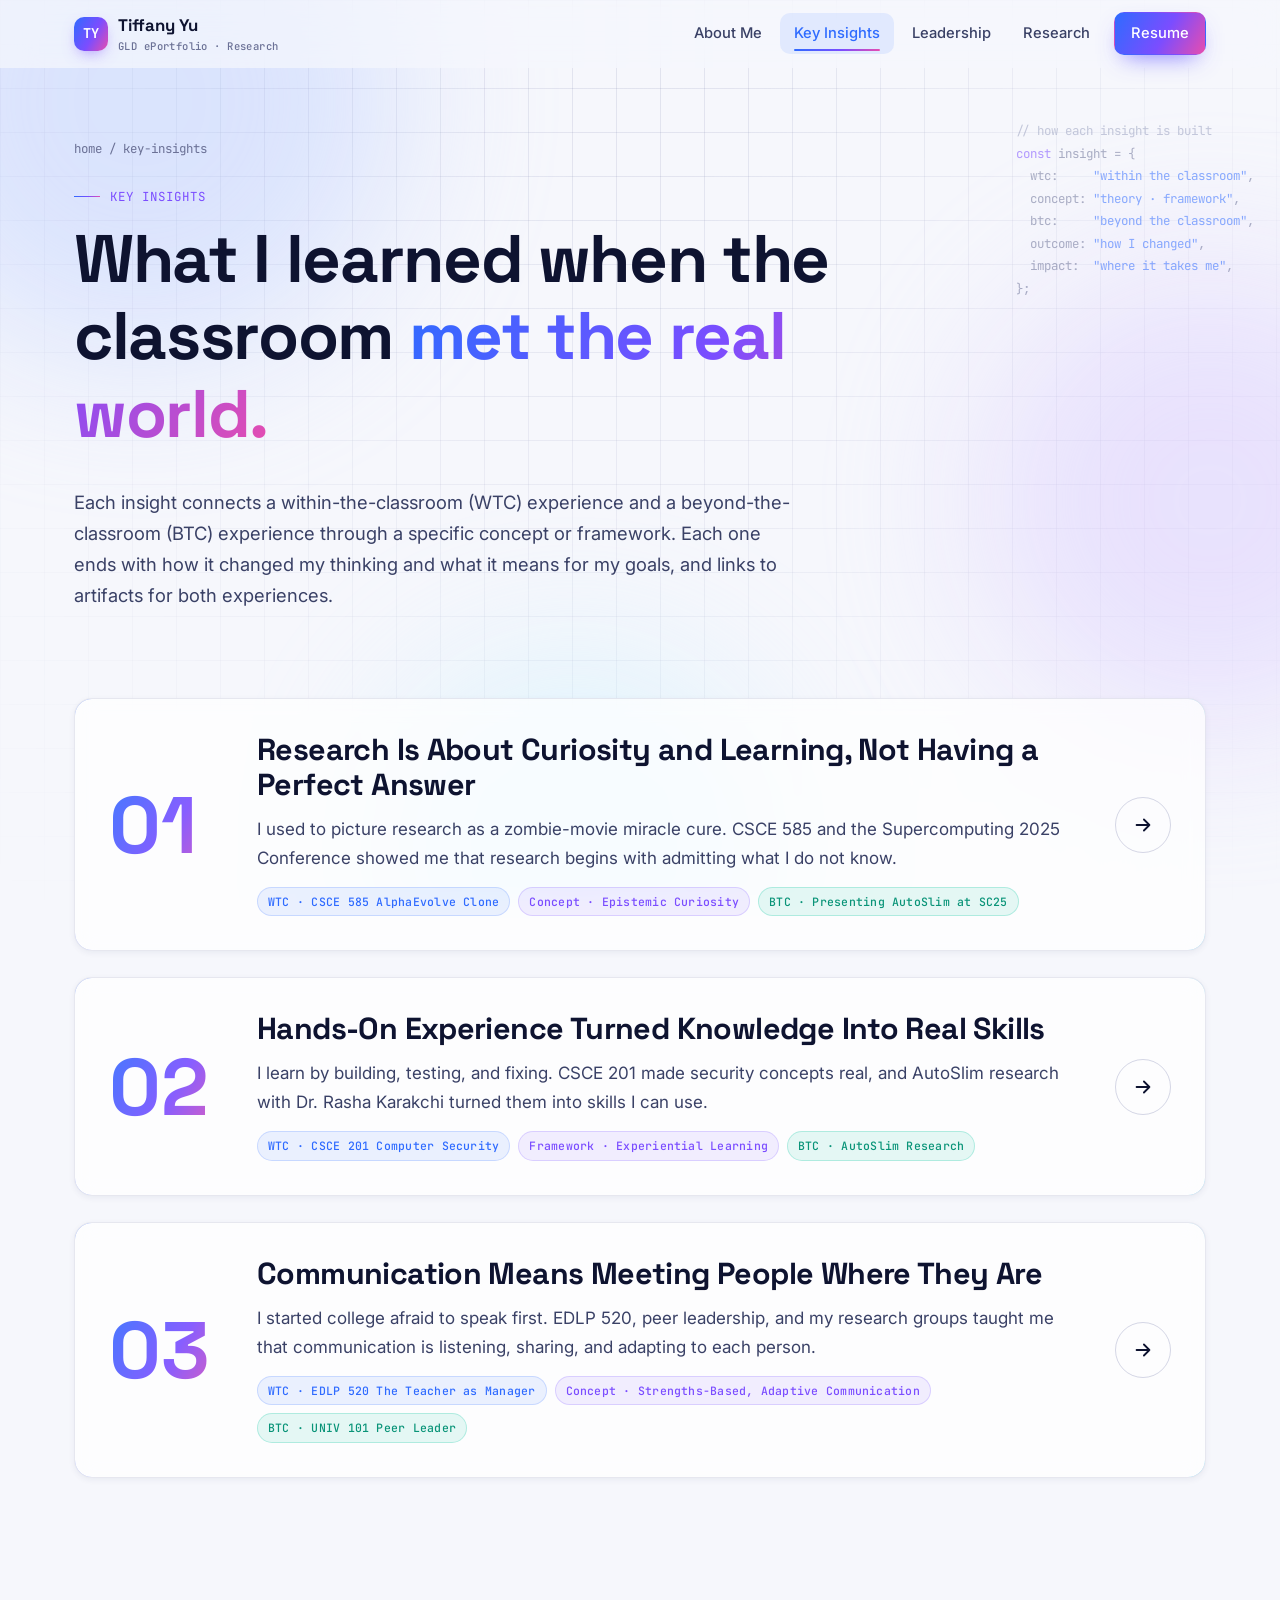
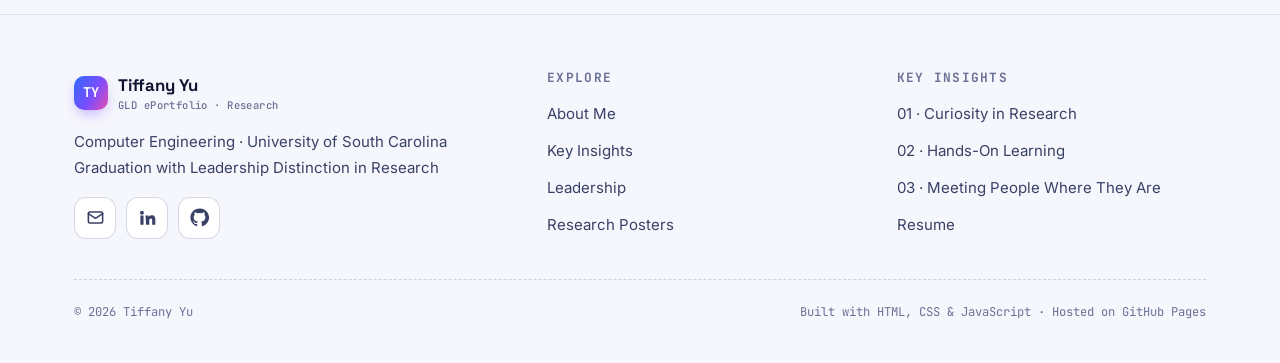
<file: insights.html>
<!doctype html>
<html lang="en">
<head>
  <meta charset="utf-8">
  <meta name="viewport" content="width=device-width, initial-scale=1">
  <title>Key Insights | Tiffany Yu</title>
  <meta name="description" content="Three key insights connecting within-the-classroom and beyond-the-classroom learning in research, hands-on experience, and communication.">
  <link rel="icon" href="assets/img/favicon.svg" type="image/svg+xml">
  <link rel="preconnect" href="https://fonts.googleapis.com">
  <link rel="preconnect" href="https://fonts.gstatic.com" crossorigin>
  <link href="https://fonts.googleapis.com/css2?family=Inter:wght@400;500;600;700&family=JetBrains+Mono:wght@400;500;600&family=Space+Grotesk:wght@500;600;700&display=swap" rel="stylesheet">
  <link rel="stylesheet" href="css/style.css">
</head>
<body>
  <div class="bg-blobs" aria-hidden="true"><span></span><span></span><span></span></div>
  <div class="bg-grid" aria-hidden="true"></div>
  <div class="spotlight" aria-hidden="true"></div>

  <header class="nav">
    <div class="nav-inner">
      <a class="brand" href="index.html"><span class="brand-mark">TY</span><span>Tiffany Yu<small>GLD ePortfolio · Research</small></span></a>
      <button class="nav-toggle" aria-label="Open menu" aria-expanded="false"><svg viewBox="0 0 24 24" fill="none" stroke="currentColor" stroke-width="2" stroke-linecap="round"><path d="M4 7h16M4 12h16M4 17h16"/></svg></button>
      <ul class="nav-links">
        <li><a href="index.html">About Me</a></li>
        <li><a href="insights.html" class="active">Key Insights</a></li>
        <li><a href="leadership.html">Leadership</a></li>
        <li><a href="research.html">Research</a></li>
        <li class="nav-cta"><a class="btn btn-primary btn-sm" href="research.html#resume">Resume</a></li>
      </ul>
    </div>
    <div class="progress"></div>
  </header>

  <main>
    <section class="page-hero">
      <pre class="hero-code" aria-hidden="true"><span class="c">// how each insight is built</span>
<span class="k">const</span> insight = {
  wtc:     <span class="s">"within the classroom"</span>,
  concept: <span class="s">"theory · framework"</span>,
  btc:     <span class="s">"beyond the classroom"</span>,
  outcome: <span class="s">"how I changed"</span>,
  impact:  <span class="s">"where it takes me"</span>,
};</pre>
      <div class="container">
        <div class="breadcrumb reveal"><a href="index.html">home</a> / key-insights</div>
        <div class="eyebrow reveal">Key Insights</div>
        <h1 class="reveal d1">What I learned when the classroom <span class="grad-text">met the real world.</span></h1>
        <p class="lede reveal d2">Each insight connects a within-the-classroom (WTC) experience and a beyond-the-classroom (BTC) experience through a specific concept or framework. Each one ends with how it changed my thinking and what it means for my goals, and links to artifacts for both experiences.</p>
      </div>
    </section>

    <section class="section" style="padding-top:10px">
      <div class="container">
        <div class="ki-list">
          <a class="card glow-border ki-card reveal" href="insight-1.html">
            <div class="ki-num">01</div>
            <div>
              <h2>Research Is About Curiosity and Learning, Not Having a Perfect Answer</h2>
              <p>I used to picture research as a zombie-movie miracle cure. CSCE 585 and the Supercomputing 2025 Conference showed me that research begins with admitting what I do not know.</p>
              <div class="ki-tags">
                <span class="chip">WTC · CSCE 585 AlphaEvolve Clone</span>
                <span class="chip violet">Concept · Epistemic Curiosity</span>
                <span class="chip mint">BTC · Presenting AutoSlim at SC25</span>
              </div>
            </div>
            <div class="ki-go"><svg viewBox="0 0 24 24" fill="none" stroke="currentColor" stroke-width="2" stroke-linecap="round" stroke-linejoin="round"><path d="M5 12h14M13 6l6 6-6 6"/></svg></div>
          </a>
          <a class="card glow-border ki-card reveal" href="insight-2.html">
            <div class="ki-num">02</div>
            <div>
              <h2>Hands-On Experience Turned Knowledge Into Real Skills</h2>
              <p>I learn by building, testing, and fixing. CSCE 201 made security concepts real, and AutoSlim research with Dr. Rasha Karakchi turned them into skills I can use.</p>
              <div class="ki-tags">
                <span class="chip">WTC · CSCE 201 Computer Security</span>
                <span class="chip violet">Framework · Experiential Learning</span>
                <span class="chip mint">BTC · AutoSlim Research</span>
              </div>
            </div>
            <div class="ki-go"><svg viewBox="0 0 24 24" fill="none" stroke="currentColor" stroke-width="2" stroke-linecap="round" stroke-linejoin="round"><path d="M5 12h14M13 6l6 6-6 6"/></svg></div>
          </a>
          <a class="card glow-border ki-card reveal" href="insight-3.html">
            <div class="ki-num">03</div>
            <div>
              <h2>Communication Means Meeting People Where They Are</h2>
              <p>I started college afraid to speak first. EDLP 520, peer leadership, and my research groups taught me that communication is listening, sharing, and adapting to each person.</p>
              <div class="ki-tags">
                <span class="chip">WTC · EDLP 520 The Teacher as Manager</span>
                <span class="chip violet">Concept · Strengths-Based, Adaptive Communication</span>
                <span class="chip mint">BTC · UNIV 101 Peer Leader</span>
              </div>
            </div>
            <div class="ki-go"><svg viewBox="0 0 24 24" fill="none" stroke="currentColor" stroke-width="2" stroke-linecap="round" stroke-linejoin="round"><path d="M5 12h14M13 6l6 6-6 6"/></svg></div>
          </a>
        </div>
      </div>
    </section>
  </main>

  <footer class="footer">
    <div class="container">
      <div class="footer-grid">
        <div>
          <a class="brand" href="index.html"><span class="brand-mark">TY</span><span>Tiffany Yu<small>GLD ePortfolio · Research</small></span></a>
          <p style="margin-top:14px">Computer Engineering · University of South Carolina<br>Graduation with Leadership Distinction in Research</p>
          <div class="socials">
            <a href="mailto:xixi05yu@gmail.com" aria-label="Email"><svg viewBox="0 0 24 24" fill="none" stroke="currentColor" stroke-width="2" stroke-linecap="round" stroke-linejoin="round"><rect x="3" y="5" width="18" height="14" rx="2"/><path d="m3 7 9 6 9-6"/></svg></a>
            <a href="https://www.linkedin.com/in/tyu05" target="_blank" rel="noopener" aria-label="LinkedIn"><svg viewBox="0 0 24 24" fill="currentColor"><path d="M4.98 3.5a2.5 2.5 0 1 1 0 5 2.5 2.5 0 0 1 0-5zM3 9.5h4V21H3zM9.5 9.5h3.8v1.6h.06c.53-1 1.83-2.05 3.77-2.05 4.03 0 4.77 2.65 4.77 6.1V21h-4v-5.1c0-1.22-.02-2.78-1.7-2.78-1.7 0-1.96 1.33-1.96 2.7V21h-4z"/></svg></a>
            <a href="https://github.com/xixi05yu" target="_blank" rel="noopener" aria-label="GitHub"><svg viewBox="0 0 24 24" fill="currentColor"><path d="M12 .5a11.5 11.5 0 0 0-3.64 22.41c.58.1.79-.25.79-.56v-2c-3.2.7-3.88-1.37-3.88-1.37-.52-1.33-1.28-1.69-1.28-1.69-1.05-.71.08-.7.08-.7 1.16.08 1.77 1.19 1.77 1.19 1.03 1.77 2.7 1.26 3.36.96.1-.75.4-1.26.73-1.55-2.55-.29-5.24-1.28-5.24-5.68 0-1.26.45-2.28 1.19-3.09-.12-.29-.52-1.46.11-3.05 0 0 .97-.31 3.17 1.18a11 11 0 0 1 5.77 0c2.2-1.49 3.17-1.18 3.17-1.18.63 1.59.23 2.76.11 3.05.74.81 1.19 1.83 1.19 3.09 0 4.41-2.69 5.38-5.25 5.67.41.36.78 1.06.78 2.14v3.17c0 .31.21.67.8.56A11.5 11.5 0 0 0 12 .5z"/></svg></a>
          </div>
        </div>
        <div>
          <h4>Explore</h4>
          <ul>
            <li><a href="index.html">About Me</a></li>
            <li><a href="insights.html">Key Insights</a></li>
            <li><a href="leadership.html">Leadership</a></li>
            <li><a href="research.html">Research Posters</a></li>
          </ul>
        </div>
        <div>
          <h4>Key Insights</h4>
          <ul>
            <li><a href="insight-1.html">01 · Curiosity in Research</a></li>
            <li><a href="insight-2.html">02 · Hands-On Learning</a></li>
            <li><a href="insight-3.html">03 · Meeting People Where They Are</a></li>
            <li><a href="research.html#resume">Resume</a></li>
          </ul>
        </div>
      </div>
      <div class="copy"><span>© <span class="year">2026</span> Tiffany Yu</span><span>Built with HTML, CSS &amp; JavaScript · Hosted on GitHub Pages</span></div>
    </div>
  </footer>
  <button class="to-top" aria-label="Back to top"><svg viewBox="0 0 24 24" fill="none" stroke="currentColor" stroke-width="2.2" stroke-linecap="round" stroke-linejoin="round"><path d="m18 15-6-6-6 6"/></svg></button>
  <div class="lightbox" role="dialog" aria-modal="true" aria-label="Document viewer">
    <div class="lb-top">
      <div class="lb-title"></div>
      <div class="lb-actions">
        <a class="btn btn-sm lb-open" target="_blank" rel="noopener"><svg viewBox="0 0 24 24" fill="none" stroke="currentColor" stroke-width="2" stroke-linecap="round" stroke-linejoin="round"><path d="M14 3h7v7M10 14 21 3M21 14v5a2 2 0 0 1-2 2H5a2 2 0 0 1-2-2V5a2 2 0 0 1 2-2h5"/></svg><span>Open</span></a>
        <a class="btn btn-sm lb-download" download><svg viewBox="0 0 24 24" fill="none" stroke="currentColor" stroke-width="2" stroke-linecap="round" stroke-linejoin="round"><path d="M12 3v12M7 10l5 5 5-5M5 21h14"/></svg><span>Download</span></a>
        <button class="btn btn-sm lb-close" aria-label="Close viewer"><svg viewBox="0 0 24 24" fill="none" stroke="currentColor" stroke-width="2.2" stroke-linecap="round"><path d="M6 6l12 12M18 6 6 18"/></svg></button>
      </div>
    </div>
    <div class="lb-stage"></div>
  </div>
  <script src="js/main.js"></script>
</body>
</html>
</file>
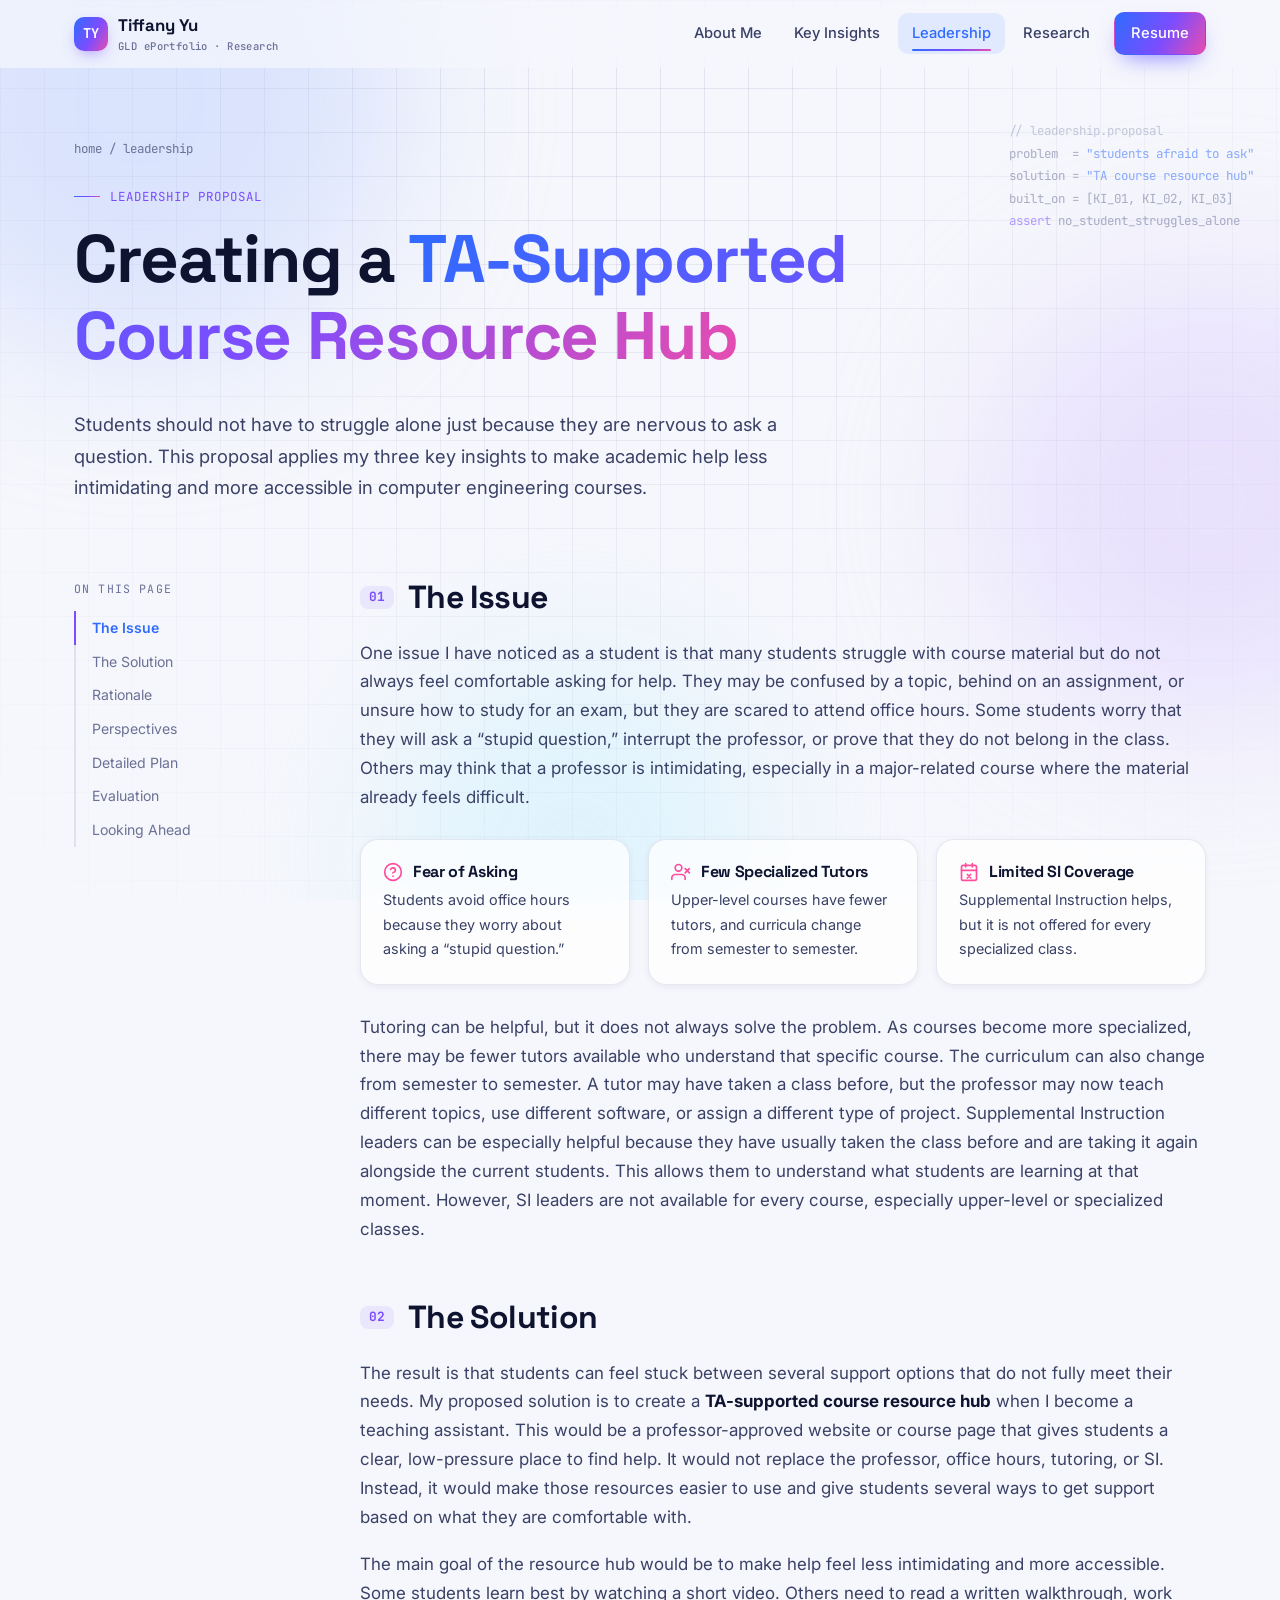
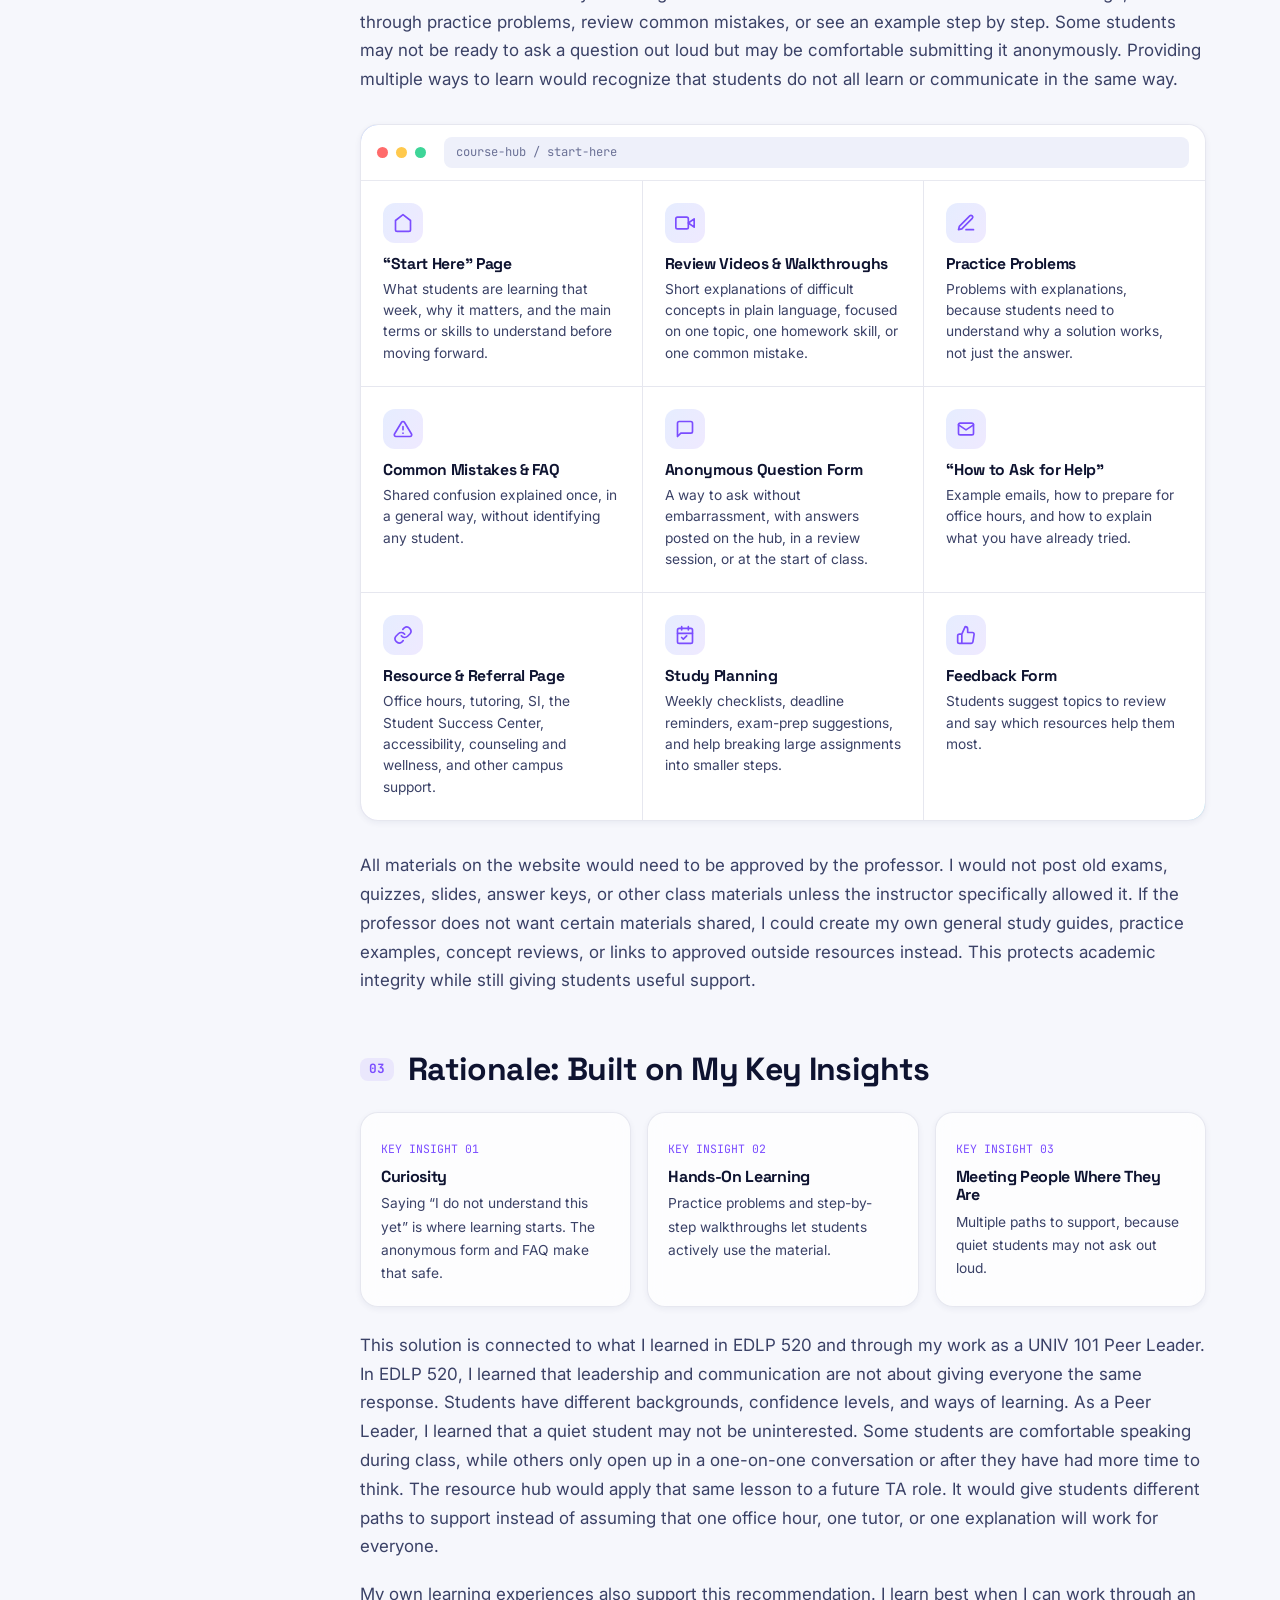
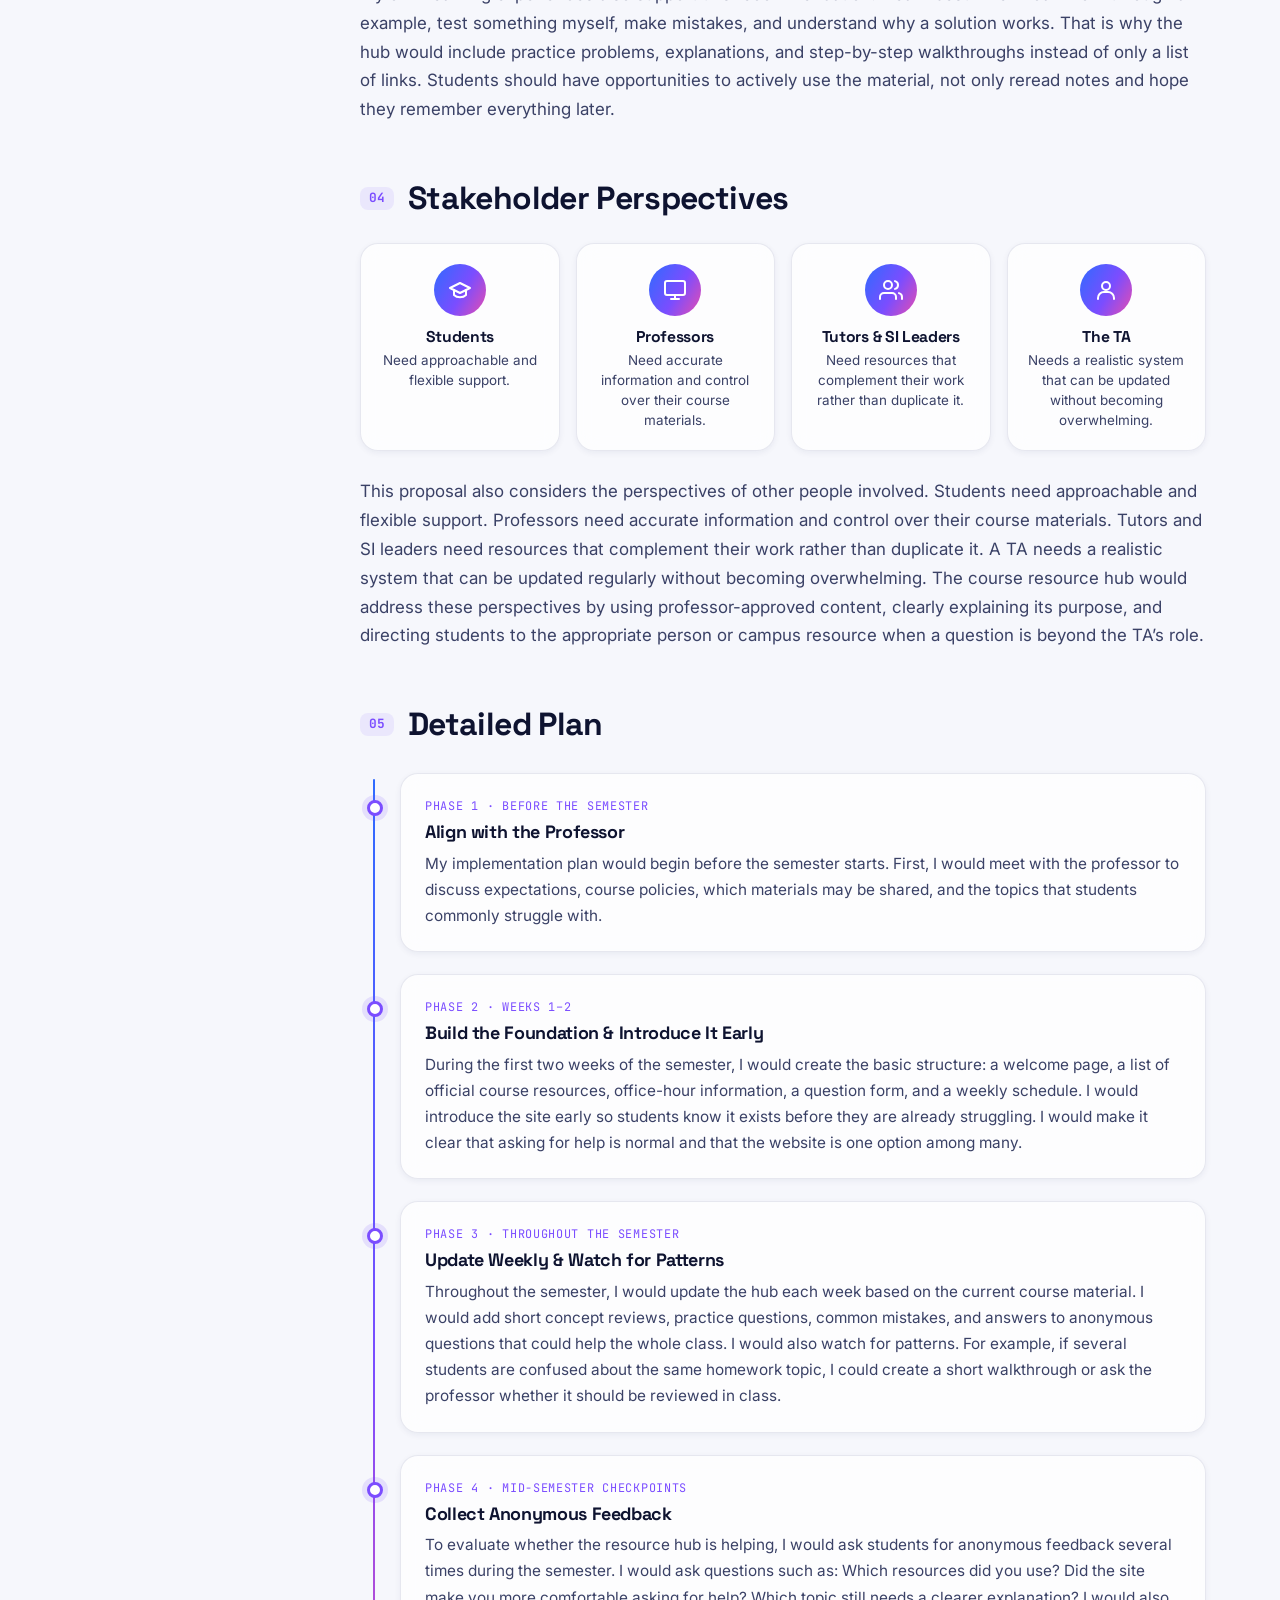
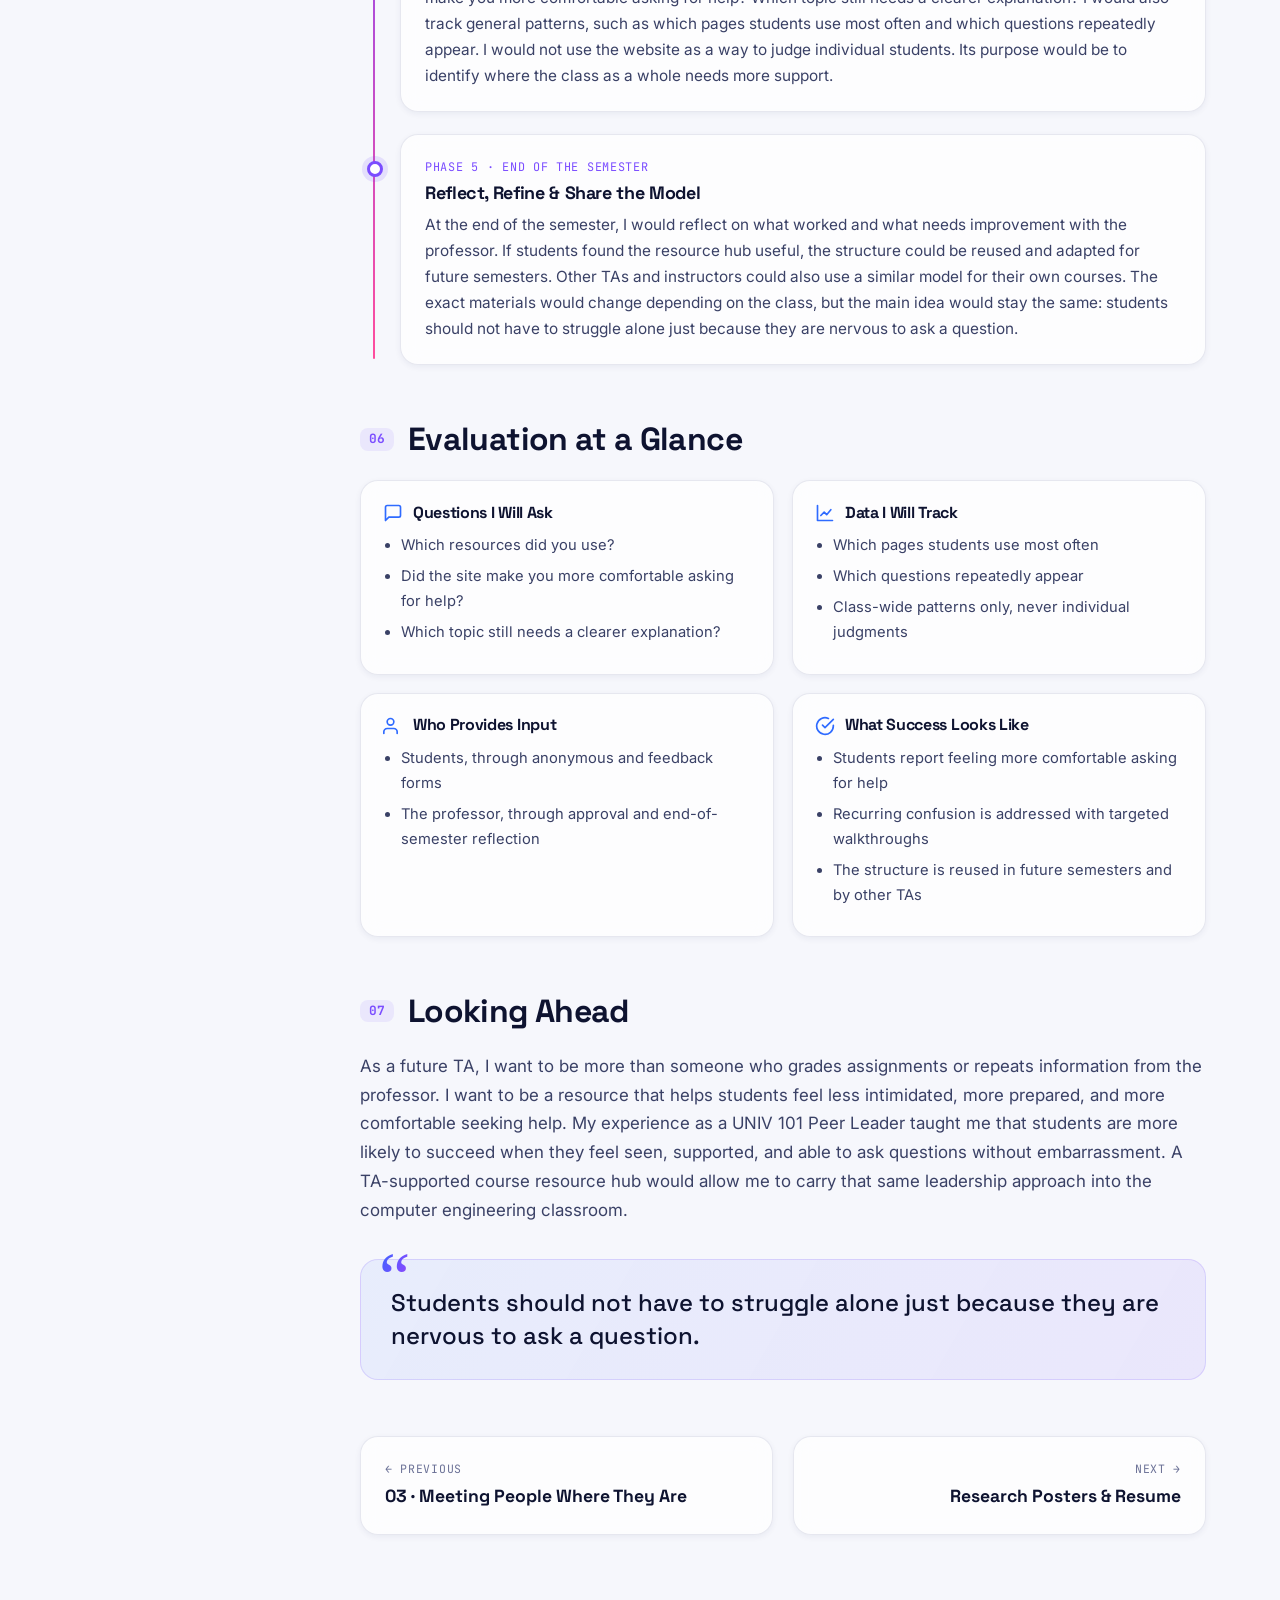
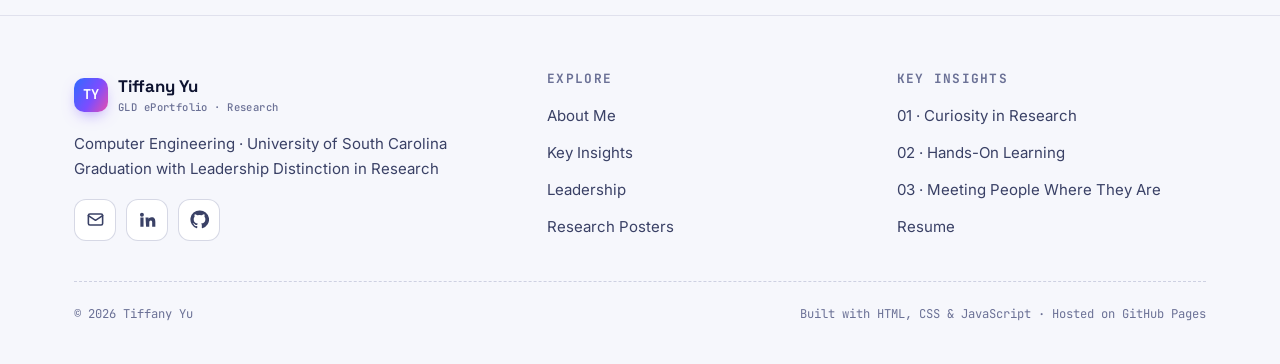
<file: leadership.html>
<!doctype html>
<html lang="en">
<head>
  <meta charset="utf-8">
  <meta name="viewport" content="width=device-width, initial-scale=1">
  <title>Leadership | Tiffany Yu</title>
  <meta name="description" content="Leadership proposal: creating a TA-supported course resource hub to make academic help approachable and accessible.">
  <link rel="icon" href="assets/img/favicon.svg" type="image/svg+xml">
  <link rel="preconnect" href="https://fonts.googleapis.com">
  <link rel="preconnect" href="https://fonts.gstatic.com" crossorigin>
  <link href="https://fonts.googleapis.com/css2?family=Inter:wght@400;500;600;700&family=JetBrains+Mono:wght@400;500;600&family=Space+Grotesk:wght@500;600;700&display=swap" rel="stylesheet">
  <link rel="stylesheet" href="css/style.css">
</head>
<body>
  <div class="bg-blobs" aria-hidden="true"><span></span><span></span><span></span></div>
  <div class="bg-grid" aria-hidden="true"></div>
  <div class="spotlight" aria-hidden="true"></div>

  <header class="nav">
    <div class="nav-inner">
      <a class="brand" href="index.html"><span class="brand-mark">TY</span><span>Tiffany Yu<small>GLD ePortfolio · Research</small></span></a>
      <button class="nav-toggle" aria-label="Open menu" aria-expanded="false"><svg viewBox="0 0 24 24" fill="none" stroke="currentColor" stroke-width="2" stroke-linecap="round"><path d="M4 7h16M4 12h16M4 17h16"/></svg></button>
      <ul class="nav-links">
        <li><a href="index.html">About Me</a></li>
        <li><a href="insights.html">Key Insights</a></li>
        <li><a href="leadership.html" class="active">Leadership</a></li>
        <li><a href="research.html">Research</a></li>
        <li class="nav-cta"><a class="btn btn-primary btn-sm" href="research.html#resume">Resume</a></li>
      </ul>
    </div>
    <div class="progress"></div>
  </header>

  <main>
    <section class="page-hero">
      <pre class="hero-code" aria-hidden="true"><span class="c">// leadership.proposal</span>
problem  = <span class="s">"students afraid to ask"</span>
solution = <span class="s">"TA course resource hub"</span>
built_on = [KI_01, KI_02, KI_03]
<span class="k">assert</span> no_student_struggles_alone</pre>
      <div class="container">
        <div class="breadcrumb reveal"><a href="index.html">home</a> / leadership</div>
        <div class="eyebrow reveal">Leadership Proposal</div>
        <h1 class="reveal d1">Creating a <span class="grad-text">TA-Supported Course Resource Hub</span></h1>
        <p class="lede reveal d2">Students should not have to struggle alone just because they are nervous to ask a question. This proposal applies my three key insights to make academic help less intimidating and more accessible in computer engineering courses.</p>
      </div>
    </section>

    <section style="padding-bottom:40px">
      <div class="container article-layout">
        <aside class="toc">
          <div class="toc-title">On this page</div>
          <ol>
            <li><a href="#issue">The Issue</a></li>
            <li><a href="#solution">The Solution</a></li>
            <li><a href="#rationale">Rationale</a></li>
            <li><a href="#perspectives">Perspectives</a></li>
            <li><a href="#plan">Detailed Plan</a></li>
            <li><a href="#evaluation">Evaluation</a></li>
            <li><a href="#vision">Looking Ahead</a></li>
          </ol>
        </aside>

        <article class="article">
          <section id="issue" class="reveal">
            <h2><span class="n">01</span>The Issue</h2>
            <p>One issue I have noticed as a student is that many students struggle with course material but do not always feel comfortable asking for help. They may be confused by a topic, behind on an assignment, or unsure how to study for an exam, but they are scared to attend office hours. Some students worry that they will ask a “stupid question,” interrupt the professor, or prove that they do not belong in the class. Others may think that a professor is intimidating, especially in a major-related course where the material already feels difficult.</p>
            <div class="problem-grid">
              <div class="card"><h4><svg viewBox="0 0 24 24" fill="none" stroke="currentColor" stroke-width="2" stroke-linecap="round" stroke-linejoin="round"><circle cx="12" cy="12" r="10"/><path d="M9.1 9a3 3 0 0 1 5.8 1c0 2-3 3-3 3M12 17h.01"/></svg>Fear of Asking</h4><p>Students avoid office hours because they worry about asking a “stupid question.”</p></div>
              <div class="card"><h4><svg viewBox="0 0 24 24" fill="none" stroke="currentColor" stroke-width="2" stroke-linecap="round" stroke-linejoin="round"><path d="M17 21v-2a4 4 0 0 0-4-4H5a4 4 0 0 0-4 4v2"/><circle cx="9" cy="7" r="4"/><path d="m17 8 5 5M22 8l-5 5"/></svg>Few Specialized Tutors</h4><p>Upper-level courses have fewer tutors, and curricula change from semester to semester.</p></div>
              <div class="card"><h4><svg viewBox="0 0 24 24" fill="none" stroke="currentColor" stroke-width="2" stroke-linecap="round" stroke-linejoin="round"><rect x="3" y="4" width="18" height="18" rx="2"/><path d="M16 2v4M8 2v4M3 10h18M10 15l4 4M14 15l-4 4"/></svg>Limited SI Coverage</h4><p>Supplemental Instruction helps, but it is not offered for every specialized class.</p></div>
            </div>
            <p>Tutoring can be helpful, but it does not always solve the problem. As courses become more specialized, there may be fewer tutors available who understand that specific course. The curriculum can also change from semester to semester. A tutor may have taken a class before, but the professor may now teach different topics, use different software, or assign a different type of project. Supplemental Instruction leaders can be especially helpful because they have usually taken the class before and are taking it again alongside the current students. This allows them to understand what students are learning at that moment. However, SI leaders are not available for every course, especially upper-level or specialized classes.</p>
          </section>

          <section id="solution" class="reveal">
            <h2><span class="n">02</span>The Solution</h2>
            <p>The result is that students can feel stuck between several support options that do not fully meet their needs. My proposed solution is to create a <strong>TA-supported course resource hub</strong> when I become a teaching assistant. This would be a professor-approved website or course page that gives students a clear, low-pressure place to find help. It would not replace the professor, office hours, tutoring, or SI. Instead, it would make those resources easier to use and give students several ways to get support based on what they are comfortable with.</p>
            <p>The main goal of the resource hub would be to make help feel less intimidating and more accessible. Some students learn best by watching a short video. Others need to read a written walkthrough, work through practice problems, review common mistakes, or see an example step by step. Some students may not be ready to ask a question out loud but may be comfortable submitting it anonymously. Providing multiple ways to learn would recognize that students do not all learn or communicate in the same way.</p>

            <div class="card hub-mock glow-border">
              <div class="hub-bar"><span></span><span></span><span></span><div class="url">course-hub / start-here</div></div>
              <div class="hub-features">
                <div class="feat"><div class="ico"><svg viewBox="0 0 24 24" fill="none" stroke="currentColor" stroke-width="2" stroke-linecap="round" stroke-linejoin="round"><path d="M3 9l9-7 9 7v11a2 2 0 0 1-2 2H5a2 2 0 0 1-2-2z"/></svg></div><h4>“Start Here” Page</h4><p>What students are learning that week, why it matters, and the main terms or skills to understand before moving forward.</p></div>
                <div class="feat"><div class="ico"><svg viewBox="0 0 24 24" fill="none" stroke="currentColor" stroke-width="2" stroke-linecap="round" stroke-linejoin="round"><polygon points="23 7 16 12 23 17 23 7"/><rect x="1" y="5" width="15" height="14" rx="2"/></svg></div><h4>Review Videos &amp; Walkthroughs</h4><p>Short explanations of difficult concepts in plain language, focused on one topic, one homework skill, or one common mistake.</p></div>
                <div class="feat"><div class="ico"><svg viewBox="0 0 24 24" fill="none" stroke="currentColor" stroke-width="2" stroke-linecap="round" stroke-linejoin="round"><path d="M12 20h9M16.5 3.5a2.1 2.1 0 0 1 3 3L7 19l-4 1 1-4z"/></svg></div><h4>Practice Problems</h4><p>Problems with explanations, because students need to understand why a solution works, not just the answer.</p></div>
                <div class="feat"><div class="ico"><svg viewBox="0 0 24 24" fill="none" stroke="currentColor" stroke-width="2" stroke-linecap="round" stroke-linejoin="round"><path d="M10.3 3.9 1.8 18a2 2 0 0 0 1.7 3h17a2 2 0 0 0 1.7-3L13.7 3.9a2 2 0 0 0-3.4 0zM12 9v4M12 17h.01"/></svg></div><h4>Common Mistakes &amp; FAQ</h4><p>Shared confusion explained once, in a general way, without identifying any student.</p></div>
                <div class="feat"><div class="ico"><svg viewBox="0 0 24 24" fill="none" stroke="currentColor" stroke-width="2" stroke-linecap="round" stroke-linejoin="round"><path d="M21 15a2 2 0 0 1-2 2H7l-4 4V5a2 2 0 0 1 2-2h14a2 2 0 0 1 2 2z"/></svg></div><h4>Anonymous Question Form</h4><p>A way to ask without embarrassment, with answers posted on the hub, in a review session, or at the start of class.</p></div>
                <div class="feat"><div class="ico"><svg viewBox="0 0 24 24" fill="none" stroke="currentColor" stroke-width="2" stroke-linecap="round" stroke-linejoin="round"><rect x="3" y="5" width="18" height="14" rx="2"/><path d="m3 7 9 6 9-6"/></svg></div><h4>“How to Ask for Help”</h4><p>Example emails, how to prepare for office hours, and how to explain what you have already tried.</p></div>
                <div class="feat"><div class="ico"><svg viewBox="0 0 24 24" fill="none" stroke="currentColor" stroke-width="2" stroke-linecap="round" stroke-linejoin="round"><path d="M10 13a5 5 0 0 0 7.5.5l3-3a5 5 0 0 0-7-7l-1.7 1.7"/><path d="M14 11a5 5 0 0 0-7.5-.5l-3 3a5 5 0 0 0 7 7l1.7-1.7"/></svg></div><h4>Resource &amp; Referral Page</h4><p>Office hours, tutoring, SI, the Student Success Center, accessibility, counseling and wellness, and other campus support.</p></div>
                <div class="feat"><div class="ico"><svg viewBox="0 0 24 24" fill="none" stroke="currentColor" stroke-width="2" stroke-linecap="round" stroke-linejoin="round"><rect x="3" y="4" width="18" height="18" rx="2"/><path d="M16 2v4M8 2v4M3 10h18M8 15l2 2 4-4"/></svg></div><h4>Study Planning</h4><p>Weekly checklists, deadline reminders, exam-prep suggestions, and help breaking large assignments into smaller steps.</p></div>
                <div class="feat"><div class="ico"><svg viewBox="0 0 24 24" fill="none" stroke="currentColor" stroke-width="2" stroke-linecap="round" stroke-linejoin="round"><path d="M14 9V5a3 3 0 0 0-3-3l-4 9v11h11.3a2 2 0 0 0 2-1.7l1.4-9a2 2 0 0 0-2-2.3zM7 22H4a2 2 0 0 1-2-2v-7a2 2 0 0 1 2-2h3"/></svg></div><h4>Feedback Form</h4><p>Students suggest topics to review and say which resources help them most.</p></div>
              </div>
            </div>

            <p>All materials on the website would need to be approved by the professor. I would not post old exams, quizzes, slides, answer keys, or other class materials unless the instructor specifically allowed it. If the professor does not want certain materials shared, I could create my own general study guides, practice examples, concept reviews, or links to approved outside resources instead. This protects academic integrity while still giving students useful support.</p>
          </section>

          <section id="rationale" class="reveal">
            <h2><span class="n">03</span>Rationale: Built on My Key Insights</h2>
            <div class="links-ki">
              <a class="card" href="insight-1.html"><small>KEY INSIGHT 01</small><h4>Curiosity</h4><p>Saying “I do not understand this yet” is where learning starts. The anonymous form and FAQ make that safe.</p></a>
              <a class="card" href="insight-2.html"><small>KEY INSIGHT 02</small><h4>Hands-On Learning</h4><p>Practice problems and step-by-step walkthroughs let students actively use the material.</p></a>
              <a class="card" href="insight-3.html"><small>KEY INSIGHT 03</small><h4>Meeting People Where They Are</h4><p>Multiple paths to support, because quiet students may not ask out loud.</p></a>
            </div>
            <p>This solution is connected to what I learned in EDLP 520 and through my work as a UNIV 101 Peer Leader. In EDLP 520, I learned that leadership and communication are not about giving everyone the same response. Students have different backgrounds, confidence levels, and ways of learning. As a Peer Leader, I learned that a quiet student may not be uninterested. Some students are comfortable speaking during class, while others only open up in a one-on-one conversation or after they have had more time to think. The resource hub would apply that same lesson to a future TA role. It would give students different paths to support instead of assuming that one office hour, one tutor, or one explanation will work for everyone.</p>
            <p>My own learning experiences also support this recommendation. I learn best when I can work through an example, test something myself, make mistakes, and understand why a solution works. That is why the hub would include practice problems, explanations, and step-by-step walkthroughs instead of only a list of links. Students should have opportunities to actively use the material, not only reread notes and hope they remember everything later.</p>
          </section>

          <section id="perspectives" class="reveal">
            <h2><span class="n">04</span>Stakeholder Perspectives</h2>
            <div class="stakeholders">
              <div class="card"><div class="avatar"><svg viewBox="0 0 24 24" fill="none" stroke="currentColor" stroke-width="2" stroke-linecap="round" stroke-linejoin="round"><path d="M22 10 12 5 2 10l10 5 10-5z"/><path d="M6 12v5c3 3 9 3 12 0v-5"/></svg></div><h4>Students</h4><p>Need approachable and flexible support.</p></div>
              <div class="card"><div class="avatar"><svg viewBox="0 0 24 24" fill="none" stroke="currentColor" stroke-width="2" stroke-linecap="round" stroke-linejoin="round"><rect x="2" y="3" width="20" height="14" rx="2"/><path d="M8 21h8M12 17v4"/></svg></div><h4>Professors</h4><p>Need accurate information and control over their course materials.</p></div>
              <div class="card"><div class="avatar"><svg viewBox="0 0 24 24" fill="none" stroke="currentColor" stroke-width="2" stroke-linecap="round" stroke-linejoin="round"><path d="M17 21v-2a4 4 0 0 0-4-4H5a4 4 0 0 0-4 4v2"/><circle cx="9" cy="7" r="4"/><path d="M23 21v-2a4 4 0 0 0-3-3.87M16 3.13a4 4 0 0 1 0 7.75"/></svg></div><h4>Tutors &amp; SI Leaders</h4><p>Need resources that complement their work rather than duplicate it.</p></div>
              <div class="card"><div class="avatar"><svg viewBox="0 0 24 24" fill="none" stroke="currentColor" stroke-width="2" stroke-linecap="round" stroke-linejoin="round"><circle cx="12" cy="8" r="4"/><path d="M4 21v-1a6 6 0 0 1 6-6h4a6 6 0 0 1 6 6v1"/></svg></div><h4>The TA</h4><p>Needs a realistic system that can be updated without becoming overwhelming.</p></div>
            </div>
            <p>This proposal also considers the perspectives of other people involved. Students need approachable and flexible support. Professors need accurate information and control over their course materials. Tutors and SI leaders need resources that complement their work rather than duplicate it. A TA needs a realistic system that can be updated regularly without becoming overwhelming. The course resource hub would address these perspectives by using professor-approved content, clearly explaining its purpose, and directing students to the appropriate person or campus resource when a question is beyond the TA’s role.</p>
          </section>

          <section id="plan" class="reveal">
            <h2><span class="n">05</span>Detailed Plan</h2>
            <div class="timeline">
              <div class="card t-item">
                <div class="when">Phase 1 · Before the Semester</div>
                <h4>Align with the Professor</h4>
                <p>My implementation plan would begin before the semester starts. First, I would meet with the professor to discuss expectations, course policies, which materials may be shared, and the topics that students commonly struggle with.</p>
              </div>
              <div class="card t-item">
                <div class="when">Phase 2 · Weeks 1–2</div>
                <h4>Build the Foundation &amp; Introduce It Early</h4>
                <p>During the first two weeks of the semester, I would create the basic structure: a welcome page, a list of official course resources, office-hour information, a question form, and a weekly schedule. I would introduce the site early so students know it exists before they are already struggling. I would make it clear that asking for help is normal and that the website is one option among many.</p>
              </div>
              <div class="card t-item">
                <div class="when">Phase 3 · Throughout the Semester</div>
                <h4>Update Weekly &amp; Watch for Patterns</h4>
                <p>Throughout the semester, I would update the hub each week based on the current course material. I would add short concept reviews, practice questions, common mistakes, and answers to anonymous questions that could help the whole class. I would also watch for patterns. For example, if several students are confused about the same homework topic, I could create a short walkthrough or ask the professor whether it should be reviewed in class.</p>
              </div>
              <div class="card t-item">
                <div class="when">Phase 4 · Mid-Semester Checkpoints</div>
                <h4>Collect Anonymous Feedback</h4>
                <p>To evaluate whether the resource hub is helping, I would ask students for anonymous feedback several times during the semester. I would ask questions such as: Which resources did you use? Did the site make you more comfortable asking for help? Which topic still needs a clearer explanation? I would also track general patterns, such as which pages students use most often and which questions repeatedly appear. I would not use the website as a way to judge individual students. Its purpose would be to identify where the class as a whole needs more support.</p>
              </div>
              <div class="card t-item">
                <div class="when">Phase 5 · End of the Semester</div>
                <h4>Reflect, Refine &amp; Share the Model</h4>
                <p>At the end of the semester, I would reflect on what worked and what needs improvement with the professor. If students found the resource hub useful, the structure could be reused and adapted for future semesters. Other TAs and instructors could also use a similar model for their own courses. The exact materials would change depending on the class, but the main idea would stay the same: students should not have to struggle alone just because they are nervous to ask a question.</p>
              </div>
            </div>
          </section>

          <section id="evaluation" class="reveal">
            <h2><span class="n">06</span>Evaluation at a Glance</h2>
            <div class="eval-grid">
              <div class="card"><h4><svg viewBox="0 0 24 24" fill="none" stroke="currentColor" stroke-width="2" stroke-linecap="round" stroke-linejoin="round"><path d="M21 15a2 2 0 0 1-2 2H7l-4 4V5a2 2 0 0 1 2-2h14a2 2 0 0 1 2 2z"/></svg>Questions I Will Ask</h4><ul><li>Which resources did you use?</li><li>Did the site make you more comfortable asking for help?</li><li>Which topic still needs a clearer explanation?</li></ul></div>
              <div class="card"><h4><svg viewBox="0 0 24 24" fill="none" stroke="currentColor" stroke-width="2" stroke-linecap="round" stroke-linejoin="round"><path d="M3 3v18h18"/><path d="m7 15 4-4 3 3 5-6"/></svg>Data I Will Track</h4><ul><li>Which pages students use most often</li><li>Which questions repeatedly appear</li><li>Class-wide patterns only, never individual judgments</li></ul></div>
              <div class="card"><h4><svg viewBox="0 0 24 24" fill="none" stroke="currentColor" stroke-width="2" stroke-linecap="round" stroke-linejoin="round"><path d="M17 21v-2a4 4 0 0 0-4-4H5a4 4 0 0 0-4 4v2"/><circle cx="9" cy="7" r="4"/></svg>Who Provides Input</h4><ul><li>Students, through anonymous and feedback forms</li><li>The professor, through approval and end-of-semester reflection</li></ul></div>
              <div class="card"><h4><svg viewBox="0 0 24 24" fill="none" stroke="currentColor" stroke-width="2" stroke-linecap="round" stroke-linejoin="round"><path d="M22 11.1V12a10 10 0 1 1-5.9-9.1"/><path d="M22 4 12 14l-3-3"/></svg>What Success Looks Like</h4><ul><li>Students report feeling more comfortable asking for help</li><li>Recurring confusion is addressed with targeted walkthroughs</li><li>The structure is reused in future semesters and by other TAs</li></ul></div>
            </div>
          </section>

          <section id="vision" class="reveal">
            <h2><span class="n">07</span>Looking Ahead</h2>
            <p>As a future TA, I want to be more than someone who grades assignments or repeats information from the professor. I want to be a resource that helps students feel less intimidated, more prepared, and more comfortable seeking help. My experience as a UNIV 101 Peer Leader taught me that students are more likely to succeed when they feel seen, supported, and able to ask questions without embarrassment. A TA-supported course resource hub would allow me to carry that same leadership approach into the computer engineering classroom.</p>
            <div class="pull">Students should not have to struggle alone just because they are nervous to ask a question.</div>
          </section>

          <nav class="pager">
            <a class="card" href="insight-3.html"><small>← Previous</small><strong>03 · Meeting People Where They Are</strong></a>
            <a class="card next" href="research.html"><small>Next →</small><strong>Research Posters &amp; Resume</strong></a>
          </nav>
        </article>
      </div>
    </section>
  </main>

  <footer class="footer">
    <div class="container">
      <div class="footer-grid">
        <div>
          <a class="brand" href="index.html"><span class="brand-mark">TY</span><span>Tiffany Yu<small>GLD ePortfolio · Research</small></span></a>
          <p style="margin-top:14px">Computer Engineering · University of South Carolina<br>Graduation with Leadership Distinction in Research</p>
          <div class="socials">
            <a href="mailto:xixi05yu@gmail.com" aria-label="Email"><svg viewBox="0 0 24 24" fill="none" stroke="currentColor" stroke-width="2" stroke-linecap="round" stroke-linejoin="round"><rect x="3" y="5" width="18" height="14" rx="2"/><path d="m3 7 9 6 9-6"/></svg></a>
            <a href="https://www.linkedin.com/in/tyu05" target="_blank" rel="noopener" aria-label="LinkedIn"><svg viewBox="0 0 24 24" fill="currentColor"><path d="M4.98 3.5a2.5 2.5 0 1 1 0 5 2.5 2.5 0 0 1 0-5zM3 9.5h4V21H3zM9.5 9.5h3.8v1.6h.06c.53-1 1.83-2.05 3.77-2.05 4.03 0 4.77 2.65 4.77 6.1V21h-4v-5.1c0-1.22-.02-2.78-1.7-2.78-1.7 0-1.96 1.33-1.96 2.7V21h-4z"/></svg></a>
            <a href="https://github.com/xixi05yu" target="_blank" rel="noopener" aria-label="GitHub"><svg viewBox="0 0 24 24" fill="currentColor"><path d="M12 .5a11.5 11.5 0 0 0-3.64 22.41c.58.1.79-.25.79-.56v-2c-3.2.7-3.88-1.37-3.88-1.37-.52-1.33-1.28-1.69-1.28-1.69-1.05-.71.08-.7.08-.7 1.16.08 1.77 1.19 1.77 1.19 1.03 1.77 2.7 1.26 3.36.96.1-.75.4-1.26.73-1.55-2.55-.29-5.24-1.28-5.24-5.68 0-1.26.45-2.28 1.19-3.09-.12-.29-.52-1.46.11-3.05 0 0 .97-.31 3.17 1.18a11 11 0 0 1 5.77 0c2.2-1.49 3.17-1.18 3.17-1.18.63 1.59.23 2.76.11 3.05.74.81 1.19 1.83 1.19 3.09 0 4.41-2.69 5.38-5.25 5.67.41.36.78 1.06.78 2.14v3.17c0 .31.21.67.8.56A11.5 11.5 0 0 0 12 .5z"/></svg></a>
          </div>
        </div>
        <div>
          <h4>Explore</h4>
          <ul>
            <li><a href="index.html">About Me</a></li>
            <li><a href="insights.html">Key Insights</a></li>
            <li><a href="leadership.html">Leadership</a></li>
            <li><a href="research.html">Research Posters</a></li>
          </ul>
        </div>
        <div>
          <h4>Key Insights</h4>
          <ul>
            <li><a href="insight-1.html">01 · Curiosity in Research</a></li>
            <li><a href="insight-2.html">02 · Hands-On Learning</a></li>
            <li><a href="insight-3.html">03 · Meeting People Where They Are</a></li>
            <li><a href="research.html#resume">Resume</a></li>
          </ul>
        </div>
      </div>
      <div class="copy"><span>© <span class="year">2026</span> Tiffany Yu</span><span>Built with HTML, CSS &amp; JavaScript · Hosted on GitHub Pages</span></div>
    </div>
  </footer>
  <button class="to-top" aria-label="Back to top"><svg viewBox="0 0 24 24" fill="none" stroke="currentColor" stroke-width="2.2" stroke-linecap="round" stroke-linejoin="round"><path d="m18 15-6-6-6 6"/></svg></button>
  <div class="lightbox" role="dialog" aria-modal="true" aria-label="Document viewer">
    <div class="lb-top">
      <div class="lb-title"></div>
      <div class="lb-actions">
        <a class="btn btn-sm lb-open" target="_blank" rel="noopener"><svg viewBox="0 0 24 24" fill="none" stroke="currentColor" stroke-width="2" stroke-linecap="round" stroke-linejoin="round"><path d="M14 3h7v7M10 14 21 3M21 14v5a2 2 0 0 1-2 2H5a2 2 0 0 1-2-2V5a2 2 0 0 1 2-2h5"/></svg><span>Open</span></a>
        <a class="btn btn-sm lb-download" download><svg viewBox="0 0 24 24" fill="none" stroke="currentColor" stroke-width="2" stroke-linecap="round" stroke-linejoin="round"><path d="M12 3v12M7 10l5 5 5-5M5 21h14"/></svg><span>Download</span></a>
        <button class="btn btn-sm lb-close" aria-label="Close viewer"><svg viewBox="0 0 24 24" fill="none" stroke="currentColor" stroke-width="2.2" stroke-linecap="round"><path d="M6 6l12 12M18 6 6 18"/></svg></button>
      </div>
    </div>
    <div class="lb-stage"></div>
  </div>
  <script src="js/main.js"></script>
</body>
</html>
</file>
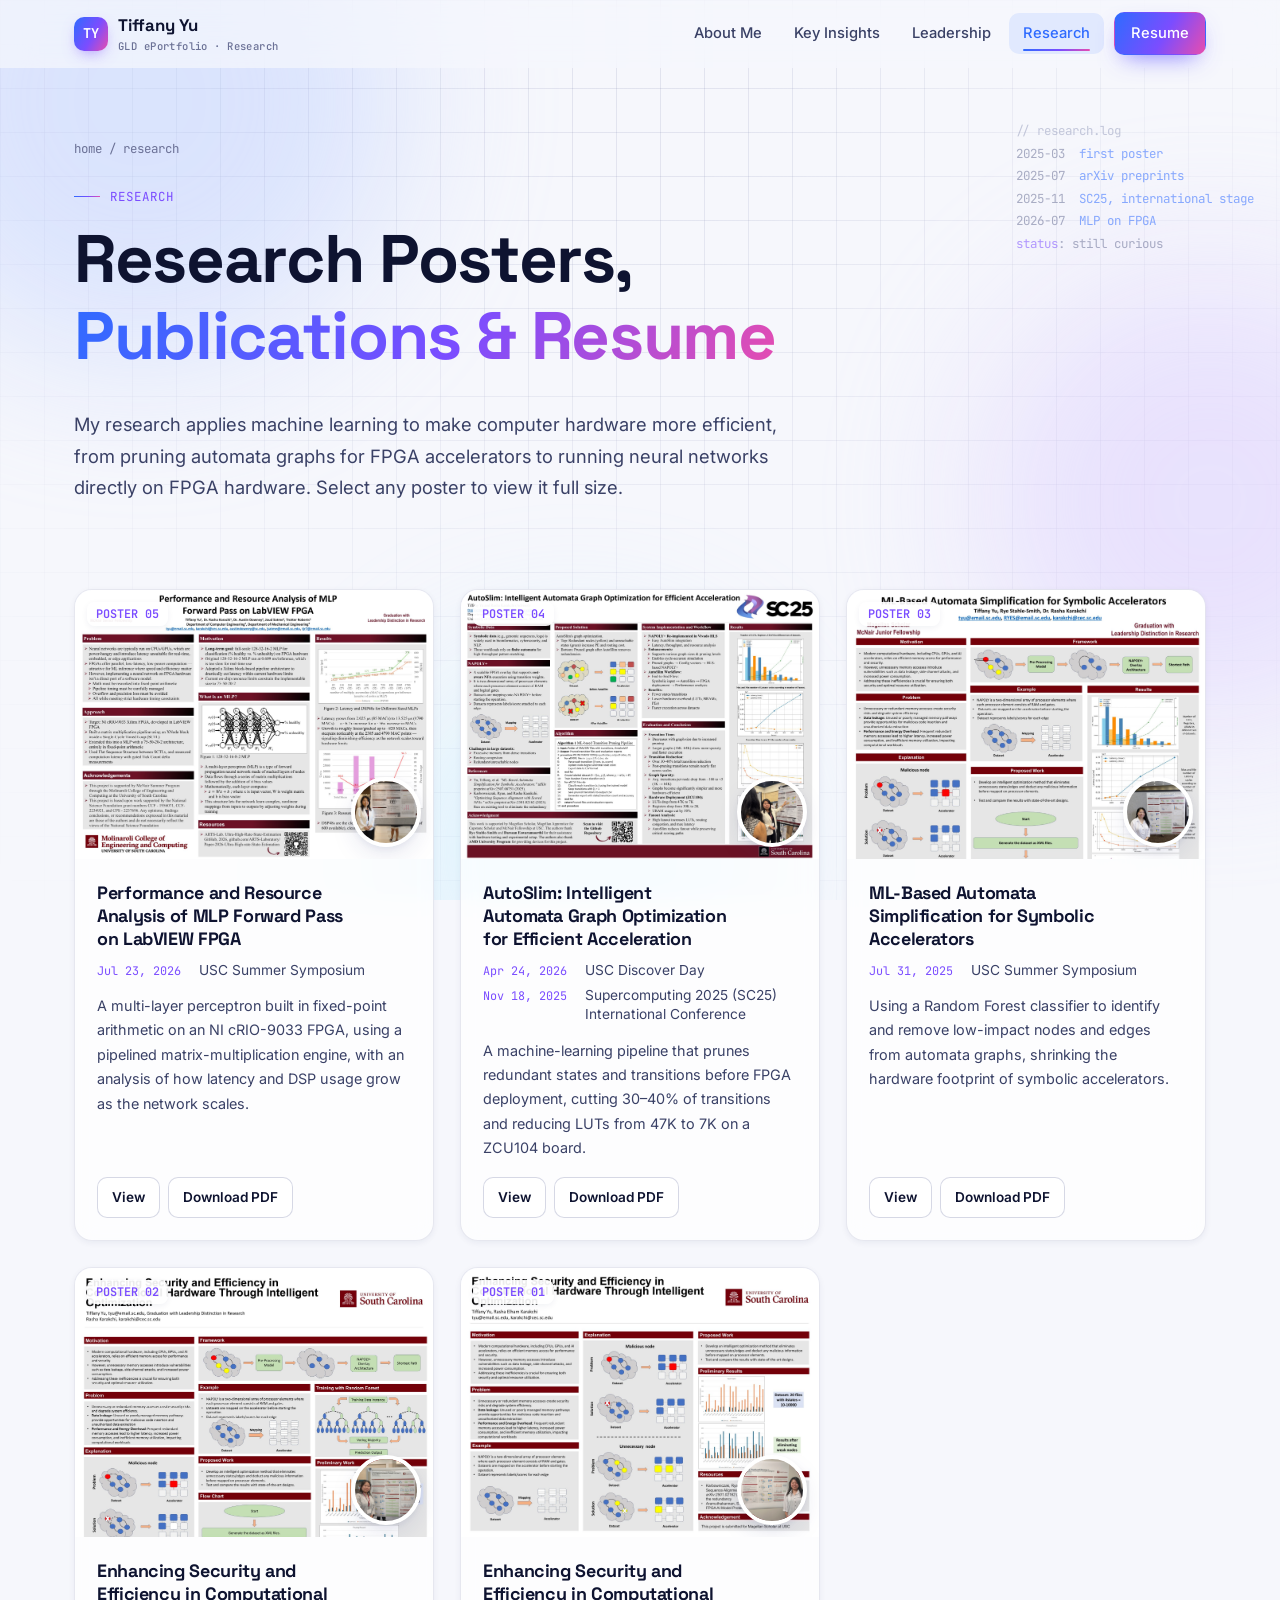
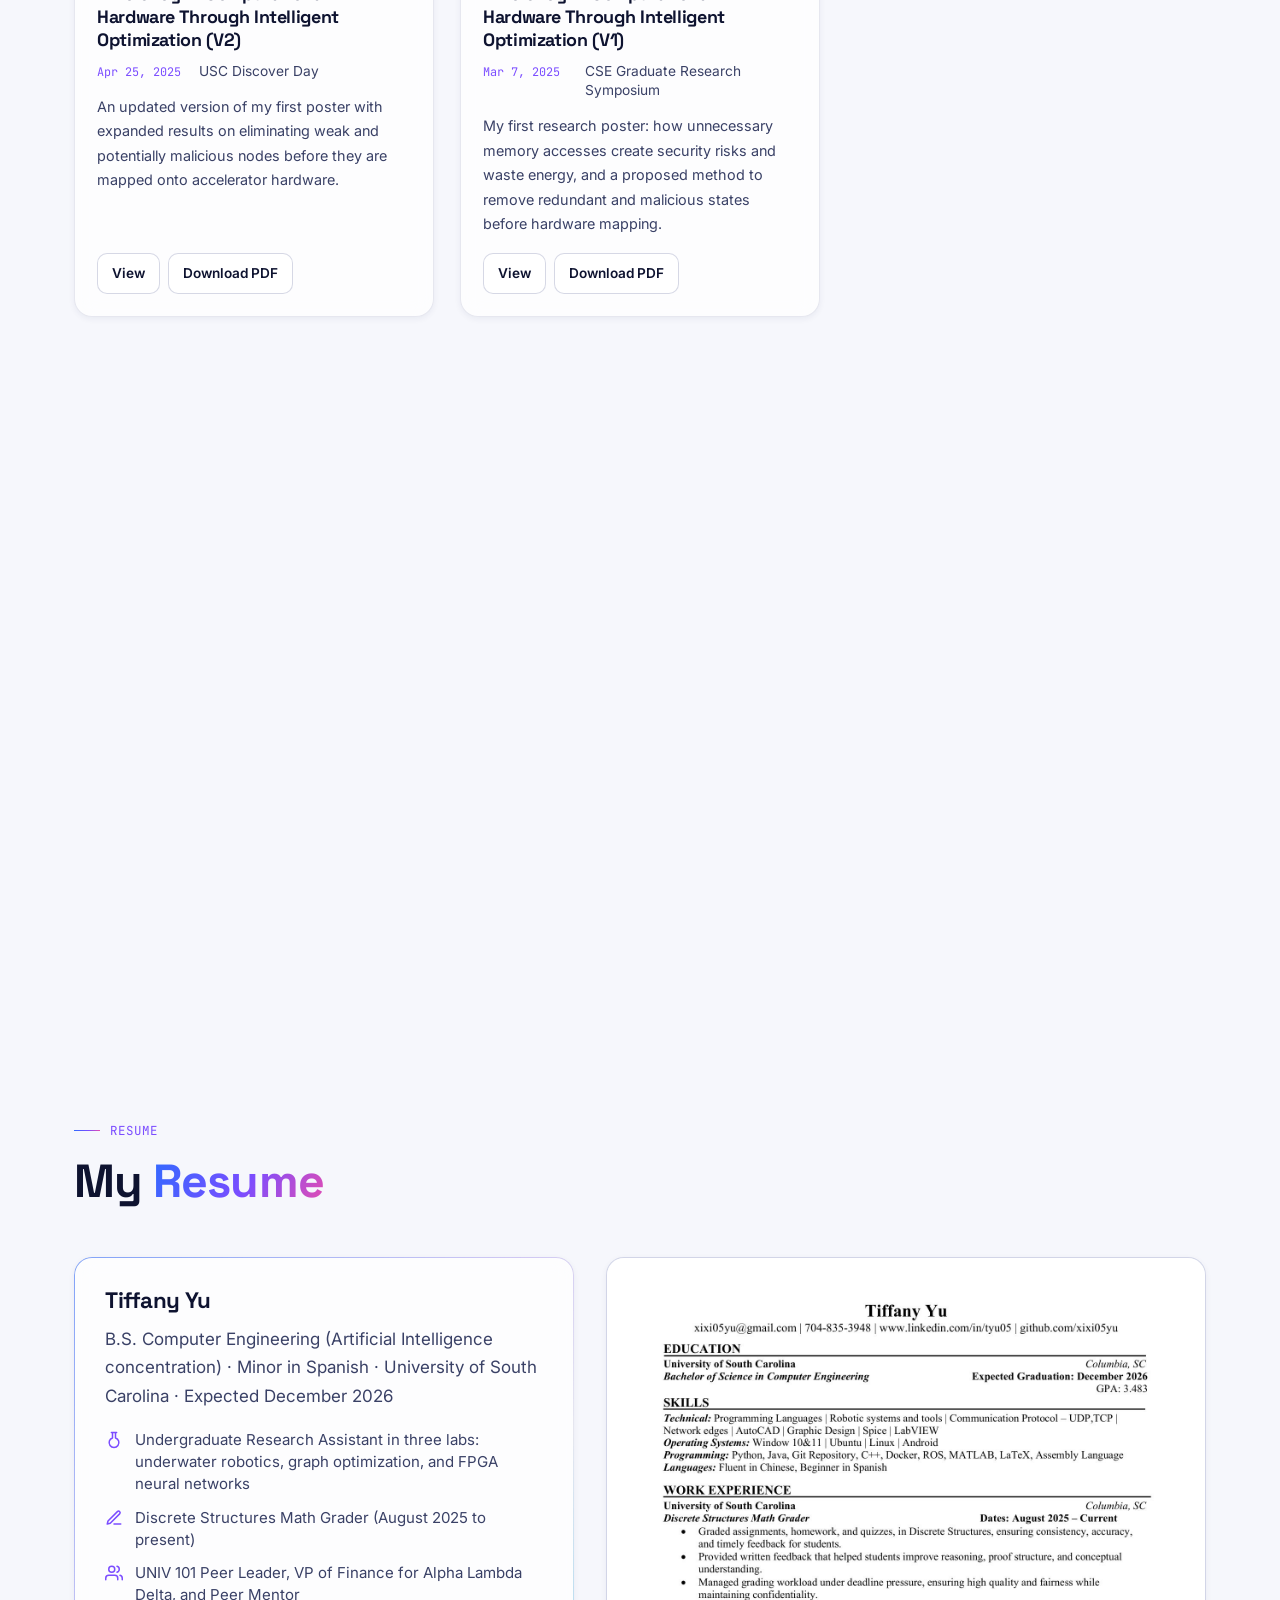
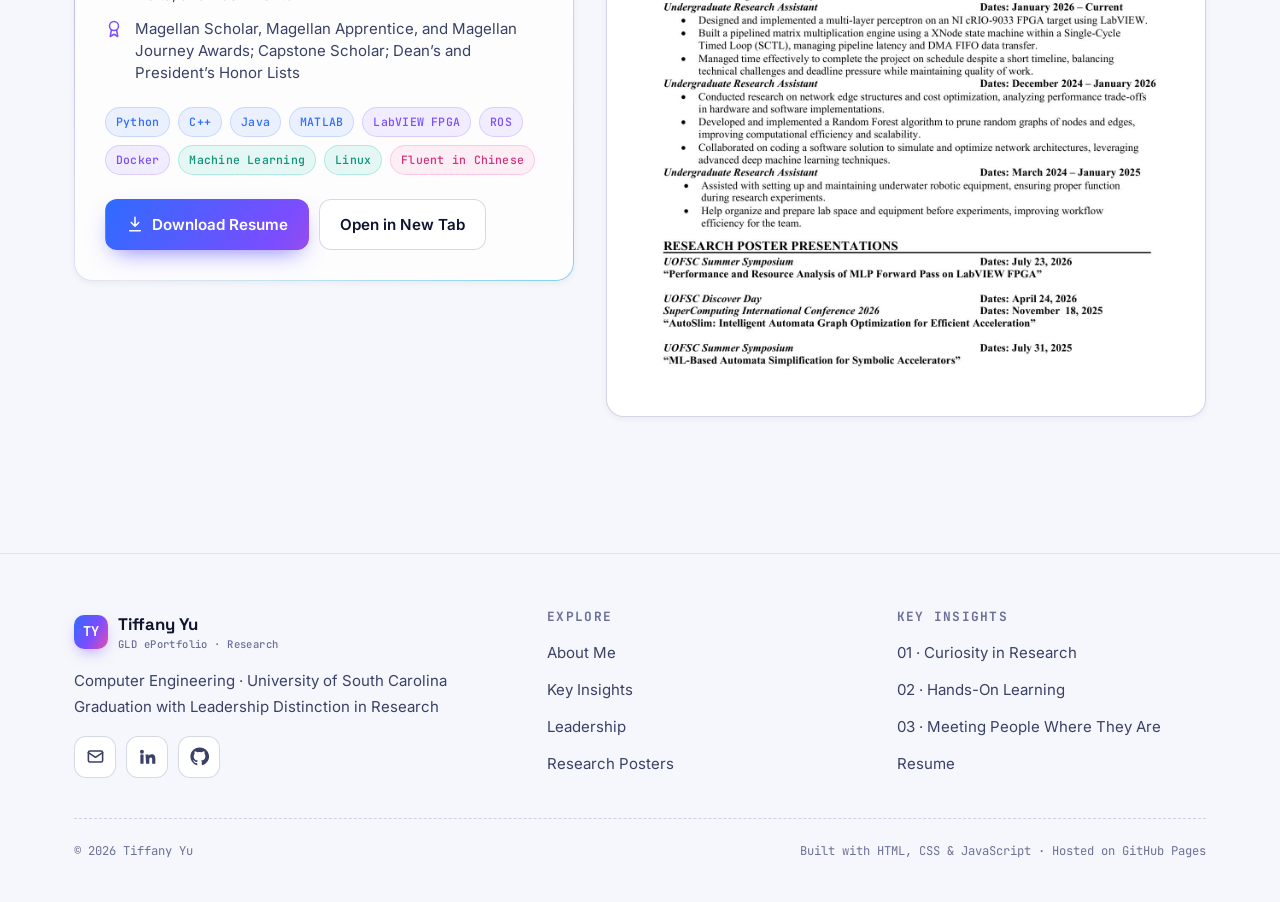
<file: research.html>
<!doctype html>
<html lang="en">
<head>
  <meta charset="utf-8">
  <meta name="viewport" content="width=device-width, initial-scale=1">
  <title>Research Posters & Resume | Tiffany Yu</title>
  <meta name="description" content="Research posters, publications, and resume of Tiffany Yu: machine learning for hardware efficiency, graph optimization, and FPGA neural networks.">
  <link rel="icon" href="assets/img/favicon.svg" type="image/svg+xml">
  <link rel="preconnect" href="https://fonts.googleapis.com">
  <link rel="preconnect" href="https://fonts.gstatic.com" crossorigin>
  <link href="https://fonts.googleapis.com/css2?family=Inter:wght@400;500;600;700&family=JetBrains+Mono:wght@400;500;600&family=Space+Grotesk:wght@500;600;700&display=swap" rel="stylesheet">
  <link rel="stylesheet" href="css/style.css">
</head>
<body>
  <div class="bg-blobs" aria-hidden="true"><span></span><span></span><span></span></div>
  <div class="bg-grid" aria-hidden="true"></div>
  <div class="spotlight" aria-hidden="true"></div>

  <header class="nav">
    <div class="nav-inner">
      <a class="brand" href="index.html"><span class="brand-mark">TY</span><span>Tiffany Yu<small>GLD ePortfolio · Research</small></span></a>
      <button class="nav-toggle" aria-label="Open menu" aria-expanded="false"><svg viewBox="0 0 24 24" fill="none" stroke="currentColor" stroke-width="2" stroke-linecap="round"><path d="M4 7h16M4 12h16M4 17h16"/></svg></button>
      <ul class="nav-links">
        <li><a href="index.html">About Me</a></li>
        <li><a href="insights.html">Key Insights</a></li>
        <li><a href="leadership.html">Leadership</a></li>
        <li><a href="research.html" class="active">Research</a></li>
        <li class="nav-cta"><a class="btn btn-primary btn-sm" href="research.html#resume">Resume</a></li>
      </ul>
    </div>
    <div class="progress"></div>
  </header>

  <main>
    <section class="page-hero">
      <pre class="hero-code" aria-hidden="true"><span class="c">// research.log</span>
2025-03  <span class="s">first poster</span>
2025-07  <span class="s">arXiv preprints</span>
2025-11  <span class="s">SC25, international stage</span>
2026-07  <span class="s">MLP on FPGA</span>
<span class="k">status</span>: still curious</pre>
      <div class="container">
        <div class="breadcrumb reveal"><a href="index.html">home</a> / research</div>
        <div class="eyebrow reveal">Research</div>
        <h1 class="reveal d1">Research Posters, <span class="grad-text">Publications &amp; Resume</span></h1>
        <p class="lede reveal d2">My research applies machine learning to make computer hardware more efficient, from pruning automata graphs for FPGA accelerators to running neural networks directly on FPGA hardware. Select any poster to view it full size.</p>
      </div>
    </section>

    <section class="section" id="posters" style="padding-top:10px">
      <div class="container">
        <div class="poster-grid">

          <article class="card poster reveal" data-tags="fpga y2026">
            <button class="img" data-lightbox data-type="img" data-src="assets/posters/poster-5-mlp-labview-fpga.jpg" data-download="assets/posters/poster-5-mlp-labview-fpga.pdf" data-title="Performance and Resource Analysis of MLP Forward Pass on LabVIEW FPGA">
              <img src="assets/posters/poster-5-mlp-labview-fpga.jpg" alt="Poster: Performance and Resource Analysis of MLP Forward Pass on LabVIEW FPGA" loading="lazy">
              <span class="num">POSTER 05</span>
              <span class="zoom"><span><svg viewBox="0 0 24 24" fill="none" stroke="currentColor" stroke-width="2" stroke-linecap="round"><circle cx="11" cy="11" r="7"/><path d="m20 20-3.5-3.5M11 8v6M8 11h6"/></svg>View poster</span></span>
              <span class="presenting"><img src="assets/img/gallery/photo-14.jpg" alt="" loading="lazy"></span>
            </button>
            <div class="body">
              <h3>Performance and Resource Analysis of MLP Forward Pass on LabVIEW FPGA</h3>
              <ul class="venues"><li><time>Jul 23, 2026</time>USC Summer Symposium</li></ul>
              <p class="sum">A multi-layer perceptron built in fixed-point arithmetic on an NI cRIO-9033 FPGA, using a pipelined matrix-multiplication engine, with an analysis of how latency and DSP usage grow as the network scales.</p>
              <div class="actions"><button class="btn btn-ghost btn-sm" data-lightbox data-type="img" data-src="assets/posters/poster-5-mlp-labview-fpga.jpg" data-download="assets/posters/poster-5-mlp-labview-fpga.pdf" data-title="Performance and Resource Analysis of MLP Forward Pass on LabVIEW FPGA">View</button><a class="btn btn-ghost btn-sm" href="assets/posters/poster-5-mlp-labview-fpga.pdf" download>Download PDF</a></div>
            </div>
          </article>

          <article class="card poster reveal d1" data-tags="graph y2025 y2026">
            <button class="img" data-lightbox data-type="img" data-src="assets/posters/poster-4-autoslim.jpg" data-download="assets/posters/poster-4-autoslim.pdf" data-title="AutoSlim: Intelligent Automata Graph Optimization for Efficient Acceleration">
              <img src="assets/posters/poster-4-autoslim.jpg" alt="Poster: AutoSlim" loading="lazy">
              <span class="num">POSTER 04</span>
              <span class="zoom"><span><svg viewBox="0 0 24 24" fill="none" stroke="currentColor" stroke-width="2" stroke-linecap="round"><circle cx="11" cy="11" r="7"/><path d="m20 20-3.5-3.5M11 8v6M8 11h6"/></svg>View poster</span></span>
              <span class="presenting"><img src="assets/img/gallery/photo-07.jpg" alt="" loading="lazy"></span>
            </button>
            <div class="body">
              <h3>AutoSlim: Intelligent Automata Graph Optimization for Efficient Acceleration</h3>
              <ul class="venues"><li><time>Apr 24, 2026</time>USC Discover Day</li><li><time>Nov 18, 2025</time>Supercomputing 2025 (SC25) International Conference</li></ul>
              <p class="sum">A machine-learning pipeline that prunes redundant states and transitions before FPGA deployment, cutting 30–40% of transitions and reducing LUTs from 47K to 7K on a ZCU104 board.</p>
              <div class="actions"><button class="btn btn-ghost btn-sm" data-lightbox data-type="img" data-src="assets/posters/poster-4-autoslim.jpg" data-download="assets/posters/poster-4-autoslim.pdf" data-title="AutoSlim: Intelligent Automata Graph Optimization for Efficient Acceleration">View</button><a class="btn btn-ghost btn-sm" href="assets/posters/poster-4-autoslim.pdf" download>Download PDF</a></div>
            </div>
          </article>

          <article class="card poster reveal d2" data-tags="graph y2025">
            <button class="img" data-lightbox data-type="img" data-src="assets/posters/poster-3-ml-automata-simplification.jpg" data-download="assets/posters/poster-3-ml-automata-simplification.pdf" data-title="ML-Based Automata Simplification for Symbolic Accelerators">
              <img src="assets/posters/poster-3-ml-automata-simplification.jpg" alt="Poster: ML-Based Automata Simplification for Symbolic Accelerators" loading="lazy">
              <span class="num">POSTER 03</span>
              <span class="zoom"><span><svg viewBox="0 0 24 24" fill="none" stroke="currentColor" stroke-width="2" stroke-linecap="round"><circle cx="11" cy="11" r="7"/><path d="m20 20-3.5-3.5M11 8v6M8 11h6"/></svg>View poster</span></span>
              <span class="presenting"><img src="assets/img/gallery/photo-01.jpg" alt="" loading="lazy"></span>
            </button>
            <div class="body">
              <h3>ML-Based Automata Simplification for Symbolic Accelerators</h3>
              <ul class="venues"><li><time>Jul 31, 2025</time>USC Summer Symposium</li></ul>
              <p class="sum">Using a Random Forest classifier to identify and remove low-impact nodes and edges from automata graphs, shrinking the hardware footprint of symbolic accelerators.</p>
              <div class="actions"><button class="btn btn-ghost btn-sm" data-lightbox data-type="img" data-src="assets/posters/poster-3-ml-automata-simplification.jpg" data-download="assets/posters/poster-3-ml-automata-simplification.pdf" data-title="ML-Based Automata Simplification for Symbolic Accelerators">View</button><a class="btn btn-ghost btn-sm" href="assets/posters/poster-3-ml-automata-simplification.pdf" download>Download PDF</a></div>
            </div>
          </article>

          <article class="card poster reveal" data-tags="graph y2025">
            <button class="img" data-lightbox data-type="img" data-src="assets/posters/poster-2-enhancing-security-v2.jpg" data-download="assets/posters/poster-2-enhancing-security-v2.pdf" data-title="Enhancing Security and Efficiency in Computational Hardware Through Intelligent Optimization (V2)">
              <img src="assets/posters/poster-2-enhancing-security-v2.jpg" alt="Poster: Enhancing Security and Efficiency, version 2" loading="lazy">
              <span class="num">POSTER 02</span>
              <span class="zoom"><span><svg viewBox="0 0 24 24" fill="none" stroke="currentColor" stroke-width="2" stroke-linecap="round"><circle cx="11" cy="11" r="7"/><path d="m20 20-3.5-3.5M11 8v6M8 11h6"/></svg>View poster</span></span>
              <span class="presenting"><img src="assets/img/gallery/photo-11.jpg" alt="" loading="lazy"></span>
            </button>
            <div class="body">
              <h3>Enhancing Security and Efficiency in Computational Hardware Through Intelligent Optimization (V2)</h3>
              <ul class="venues"><li><time>Apr 25, 2025</time>USC Discover Day</li></ul>
              <p class="sum">An updated version of my first poster with expanded results on eliminating weak and potentially malicious nodes before they are mapped onto accelerator hardware.</p>
              <div class="actions"><button class="btn btn-ghost btn-sm" data-lightbox data-type="img" data-src="assets/posters/poster-2-enhancing-security-v2.jpg" data-download="assets/posters/poster-2-enhancing-security-v2.pdf" data-title="Enhancing Security and Efficiency in Computational Hardware Through Intelligent Optimization (V2)">View</button><a class="btn btn-ghost btn-sm" href="assets/posters/poster-2-enhancing-security-v2.pdf" download>Download PDF</a></div>
            </div>
          </article>

          <article class="card poster reveal d1" data-tags="graph y2025">
            <button class="img" data-lightbox data-type="img" data-src="assets/posters/poster-1-enhancing-security-v1.jpg" data-download="assets/posters/poster-1-enhancing-security-v1.pdf" data-title="Enhancing Security and Efficiency in Computational Hardware Through Intelligent Optimization (V1)">
              <img src="assets/posters/poster-1-enhancing-security-v1.jpg" alt="Poster: Enhancing Security and Efficiency, version 1" loading="lazy">
              <span class="num">POSTER 01</span>
              <span class="zoom"><span><svg viewBox="0 0 24 24" fill="none" stroke="currentColor" stroke-width="2" stroke-linecap="round"><circle cx="11" cy="11" r="7"/><path d="m20 20-3.5-3.5M11 8v6M8 11h6"/></svg>View poster</span></span>
              <span class="presenting"><img src="assets/img/gallery/photo-10.jpg" alt="" loading="lazy"></span>
            </button>
            <div class="body">
              <h3>Enhancing Security and Efficiency in Computational Hardware Through Intelligent Optimization (V1)</h3>
              <ul class="venues"><li><time>Mar 7, 2025</time>CSE Graduate Research Symposium</li></ul>
              <p class="sum">My first research poster: how unnecessary memory accesses create security risks and waste energy, and a proposed method to remove redundant and malicious states before hardware mapping.</p>
              <div class="actions"><button class="btn btn-ghost btn-sm" data-lightbox data-type="img" data-src="assets/posters/poster-1-enhancing-security-v1.jpg" data-download="assets/posters/poster-1-enhancing-security-v1.pdf" data-title="Enhancing Security and Efficiency in Computational Hardware Through Intelligent Optimization (V1)">View</button><a class="btn btn-ghost btn-sm" href="assets/posters/poster-1-enhancing-security-v1.pdf" download>Download PDF</a></div>
            </div>
          </article>

        </div>
      </div>
    </section>

    <section class="section" id="publications" style="padding-top:0">
      <div class="container">
        <div class="section-head reveal">
          <div class="eyebrow">Publications</div>
          <h2>Research <span class="grad-text">Papers</span></h2>
        </div>
        <div class="pubs">
          <div class="card pub reveal"><div class="yr">2026</div><div><h4>High-Rate State Estimation of a Printed Circuit Board Under Shock Using an FPGA-Deployed Neural Network</h4><p>Roberts, T., Satme, J. N., <b>Yu, T.</b>, Downey, A. R. J., Karakchi, R. E., Bakos, J. D. · Proceedings of the ASME 2026 Conference on Smart Materials, Adaptive Structures and Intelligent Systems (SMASIS 2026)</p></div><span class="chip violet">Conference</span></div>
          <div class="card pub reveal"><div class="yr">2026</div><div><h4>Machine Learning-Based Graph Simplification for Symbolic Accelerators</h4><p><b>Yu, T.</b>, Stahle-Smith, R., Eswaramoorthi, D., Karakchi, R. · arXiv:2605.08996</p></div><a class="btn btn-ghost btn-sm" href="https://arxiv.org/abs/2605.08996" target="_blank" rel="noopener">arXiv ↗</a></div>
          <div class="card pub reveal"><div class="yr">2025</div><div><h4>ML-Based Automata Simplification for Symbolic Accelerators</h4><p><b>Yu, T.</b>, Stahle-Smith, R., Eswaramoorthi, D., Karakchi, R. · arXiv:2507.08751</p></div><a class="btn btn-ghost btn-sm" href="https://arxiv.org/abs/2507.08751" target="_blank" rel="noopener">arXiv ↗</a></div>
          <div class="card pub reveal"><div class="yr">2025</div><div><h4>Toward a Lightweight, Scalable, and Parallel Secure Encryption Engine</h4><p>Karakchi, R., Stahle-Smith, R., Chinnasami, N., <b>Yu, T.</b> · arXiv:2506.15070</p></div><a class="btn btn-ghost btn-sm" href="https://arxiv.org/abs/2506.15070" target="_blank" rel="noopener">arXiv ↗</a></div>
        </div>
      </div>
    </section>

    <section class="section" id="resume" style="padding-top:0">
      <div class="container">
        <div class="section-head reveal">
          <div class="eyebrow">Resume</div>
          <h2>My <span class="grad-text">Resume</span></h2>
        </div>
        <div class="resume-wrap">
          <div class="card glow-border resume-side reveal">
            <h3>Tiffany Yu</h3>
            <p style="color:var(--ink-2);margin:0">B.S. Computer Engineering (Artificial Intelligence concentration) · Minor in Spanish · University of South Carolina · Expected December 2026</p>
            <ul>
              <li><svg viewBox="0 0 24 24" fill="none" stroke="currentColor" stroke-width="2" stroke-linecap="round" stroke-linejoin="round"><path d="M10 2v7.31M14 9.3V1.99M8.5 2h7M14 9.3a6.5 6.5 0 1 1-4 0"/></svg>Undergraduate Research Assistant in three labs: underwater robotics, graph optimization, and FPGA neural networks</li>
              <li><svg viewBox="0 0 24 24" fill="none" stroke="currentColor" stroke-width="2" stroke-linecap="round" stroke-linejoin="round"><path d="M12 20h9M16.5 3.5a2.1 2.1 0 0 1 3 3L7 19l-4 1 1-4z"/></svg>Discrete Structures Math Grader (August 2025 to present)</li>
              <li><svg viewBox="0 0 24 24" fill="none" stroke="currentColor" stroke-width="2" stroke-linecap="round" stroke-linejoin="round"><path d="M17 21v-2a4 4 0 0 0-4-4H5a4 4 0 0 0-4 4v2"/><circle cx="9" cy="7" r="4"/><path d="M23 21v-2a4 4 0 0 0-3-3.87M16 3.13a4 4 0 0 1 0 7.75"/></svg>UNIV 101 Peer Leader, VP of Finance for Alpha Lambda Delta, and Peer Mentor</li>
              <li><svg viewBox="0 0 24 24" fill="none" stroke="currentColor" stroke-width="2" stroke-linecap="round" stroke-linejoin="round"><circle cx="12" cy="8" r="6"/><path d="M15.5 13.5 17 22l-5-3-5 3 1.5-8.5"/></svg>Magellan Scholar, Magellan Apprentice, and Magellan Journey Awards; Capstone Scholar; Dean’s and President’s Honor Lists</li>
            </ul>
            <div class="skills" style="margin-bottom:24px">
              <span class="chip">Python</span><span class="chip">C++</span><span class="chip">Java</span><span class="chip">MATLAB</span><span class="chip violet">LabVIEW FPGA</span><span class="chip violet">ROS</span><span class="chip violet">Docker</span><span class="chip mint">Machine Learning</span><span class="chip mint">Linux</span><span class="chip pink">Fluent in Chinese</span>
            </div>
            <div class="btns">
              <a class="btn btn-primary" href="assets/Tiffany-Yu-Resume.pdf" download><svg viewBox="0 0 24 24" fill="none" stroke="currentColor" stroke-width="2" stroke-linecap="round" stroke-linejoin="round"><path d="M12 3v12M7 10l5 5 5-5M5 21h14"/></svg>Download Resume</a>
              <a class="btn btn-ghost" href="assets/Tiffany-Yu-Resume.pdf" target="_blank" rel="noopener">Open in New Tab</a>
            </div>
          </div>
          <div class="card resume-frame reveal d1">
            <img src="assets/pages/Tiffany-Yu-Resume-01.jpg" alt="Tiffany Yu resume, page 1" loading="lazy">
            <img src="assets/pages/Tiffany-Yu-Resume-02.jpg" alt="Tiffany Yu resume, page 2" loading="lazy">
          </div>
        </div>
      </div>
    </section>
  </main>

  <footer class="footer">
    <div class="container">
      <div class="footer-grid">
        <div>
          <a class="brand" href="index.html"><span class="brand-mark">TY</span><span>Tiffany Yu<small>GLD ePortfolio · Research</small></span></a>
          <p style="margin-top:14px">Computer Engineering · University of South Carolina<br>Graduation with Leadership Distinction in Research</p>
          <div class="socials">
            <a href="mailto:xixi05yu@gmail.com" aria-label="Email"><svg viewBox="0 0 24 24" fill="none" stroke="currentColor" stroke-width="2" stroke-linecap="round" stroke-linejoin="round"><rect x="3" y="5" width="18" height="14" rx="2"/><path d="m3 7 9 6 9-6"/></svg></a>
            <a href="https://www.linkedin.com/in/tyu05" target="_blank" rel="noopener" aria-label="LinkedIn"><svg viewBox="0 0 24 24" fill="currentColor"><path d="M4.98 3.5a2.5 2.5 0 1 1 0 5 2.5 2.5 0 0 1 0-5zM3 9.5h4V21H3zM9.5 9.5h3.8v1.6h.06c.53-1 1.83-2.05 3.77-2.05 4.03 0 4.77 2.65 4.77 6.1V21h-4v-5.1c0-1.22-.02-2.78-1.7-2.78-1.7 0-1.96 1.33-1.96 2.7V21h-4z"/></svg></a>
            <a href="https://github.com/xixi05yu" target="_blank" rel="noopener" aria-label="GitHub"><svg viewBox="0 0 24 24" fill="currentColor"><path d="M12 .5a11.5 11.5 0 0 0-3.64 22.41c.58.1.79-.25.79-.56v-2c-3.2.7-3.88-1.37-3.88-1.37-.52-1.33-1.28-1.69-1.28-1.69-1.05-.71.08-.7.08-.7 1.16.08 1.77 1.19 1.77 1.19 1.03 1.77 2.7 1.26 3.36.96.1-.75.4-1.26.73-1.55-2.55-.29-5.24-1.28-5.24-5.68 0-1.26.45-2.28 1.19-3.09-.12-.29-.52-1.46.11-3.05 0 0 .97-.31 3.17 1.18a11 11 0 0 1 5.77 0c2.2-1.49 3.17-1.18 3.17-1.18.63 1.59.23 2.76.11 3.05.74.81 1.19 1.83 1.19 3.09 0 4.41-2.69 5.38-5.25 5.67.41.36.78 1.06.78 2.14v3.17c0 .31.21.67.8.56A11.5 11.5 0 0 0 12 .5z"/></svg></a>
          </div>
        </div>
        <div>
          <h4>Explore</h4>
          <ul>
            <li><a href="index.html">About Me</a></li>
            <li><a href="insights.html">Key Insights</a></li>
            <li><a href="leadership.html">Leadership</a></li>
            <li><a href="research.html">Research Posters</a></li>
          </ul>
        </div>
        <div>
          <h4>Key Insights</h4>
          <ul>
            <li><a href="insight-1.html">01 · Curiosity in Research</a></li>
            <li><a href="insight-2.html">02 · Hands-On Learning</a></li>
            <li><a href="insight-3.html">03 · Meeting People Where They Are</a></li>
            <li><a href="research.html#resume">Resume</a></li>
          </ul>
        </div>
      </div>
      <div class="copy"><span>© <span class="year">2026</span> Tiffany Yu</span><span>Built with HTML, CSS &amp; JavaScript · Hosted on GitHub Pages</span></div>
    </div>
  </footer>
  <button class="to-top" aria-label="Back to top"><svg viewBox="0 0 24 24" fill="none" stroke="currentColor" stroke-width="2.2" stroke-linecap="round" stroke-linejoin="round"><path d="m18 15-6-6-6 6"/></svg></button>
  <div class="lightbox" role="dialog" aria-modal="true" aria-label="Document viewer">
    <div class="lb-top">
      <div class="lb-title"></div>
      <div class="lb-actions">
        <a class="btn btn-sm lb-open" target="_blank" rel="noopener"><svg viewBox="0 0 24 24" fill="none" stroke="currentColor" stroke-width="2" stroke-linecap="round" stroke-linejoin="round"><path d="M14 3h7v7M10 14 21 3M21 14v5a2 2 0 0 1-2 2H5a2 2 0 0 1-2-2V5a2 2 0 0 1 2-2h5"/></svg><span>Open</span></a>
        <a class="btn btn-sm lb-download" download><svg viewBox="0 0 24 24" fill="none" stroke="currentColor" stroke-width="2" stroke-linecap="round" stroke-linejoin="round"><path d="M12 3v12M7 10l5 5 5-5M5 21h14"/></svg><span>Download</span></a>
        <button class="btn btn-sm lb-close" aria-label="Close viewer"><svg viewBox="0 0 24 24" fill="none" stroke="currentColor" stroke-width="2.2" stroke-linecap="round"><path d="M6 6l12 12M18 6 6 18"/></svg></button>
      </div>
    </div>
    <div class="lb-stage"></div>
  </div>
  <script src="js/main.js"></script>
</body>
</html>
</file>
<file: css/style.css>
/* ==========================================================================
   Tiffany Yu — GLD ePortfolio
   Light "electric blue + violet" tech theme
   ========================================================================== */

:root {
  --bg: #f6f7fc;
  --bg-2: #eef0fa;
  --surface: rgba(255, 255, 255, 0.72);
  --surface-solid: #ffffff;
  --ink: #0e1330;
  --ink-2: #3a4166;
  --ink-3: #6b7196;
  --line: rgba(30, 40, 110, 0.10);
  --line-2: rgba(30, 40, 110, 0.18);
  --blue: #2f6bff;
  --violet: #7b4dff;
  --cyan: #00b8f0;
  --pink: #ff4d9d;
  --mint: #12c7a1;
  --grad: linear-gradient(120deg, var(--blue) 0%, var(--violet) 55%, var(--pink) 110%);
  --grad-soft: linear-gradient(120deg, rgba(47,107,255,.12), rgba(123,77,255,.12));
  --shadow-sm: 0 2px 6px rgba(20, 30, 90, .06);
  --shadow: 0 10px 30px -10px rgba(30, 40, 120, .22), 0 2px 6px rgba(20,30,90,.05);
  --shadow-lg: 0 30px 60px -20px rgba(40, 40, 140, .35);
  --radius: 18px;
  --radius-sm: 12px;
  --maxw: 1180px;
  --font-head: "Space Grotesk", system-ui, sans-serif;
  --font-body: "Inter", system-ui, -apple-system, "Segoe UI", sans-serif;
  --font-mono: "JetBrains Mono", ui-monospace, "Cascadia Code", Consolas, monospace;
  --nav-h: 68px;
}

*, *::before, *::after { box-sizing: border-box; }
html { scroll-behavior: smooth; scroll-padding-top: calc(var(--nav-h) + 16px); }
body {
  margin: 0;
  font-family: var(--font-body);
  font-size: 17px;
  line-height: 1.7;
  color: var(--ink);
  background: var(--bg);
  overflow-x: hidden;
  -webkit-font-smoothing: antialiased;
}
img { max-width: 100%; display: block; }
a { color: var(--blue); text-decoration: none; }
a:hover { color: var(--violet); }
h1, h2, h3, h4 { font-family: var(--font-head); line-height: 1.15; margin: 0 0 .5em; letter-spacing: -0.02em; }
p { margin: 0 0 1.1em; }
::selection { background: rgba(123, 77, 255, .22); }

/* --- background: blueprint grid + soft glow blobs ------------------------- */
.bg-grid {
  position: fixed; inset: 0; z-index: -2; pointer-events: none;
  background-image:
    linear-gradient(var(--line) 1px, transparent 1px),
    linear-gradient(90deg, var(--line) 1px, transparent 1px);
  background-size: 44px 44px;
  mask-image: radial-gradient(ellipse at 50% 0%, #000 0%, rgba(0,0,0,.35) 60%, transparent 100%);
  -webkit-mask-image: radial-gradient(ellipse at 50% 0%, #000 0%, rgba(0,0,0,.35) 60%, transparent 100%);
}
.bg-blobs { position: fixed; inset: 0; z-index: -3; pointer-events: none; overflow: hidden; }
.bg-blobs span {
  position: absolute; border-radius: 50%; filter: blur(80px); opacity: .45;
  animation: drift 22s ease-in-out infinite alternate;
}
.bg-blobs span:nth-child(1) { width: 520px; height: 520px; background: #b9ccff; top: -160px; left: -120px; }
.bg-blobs span:nth-child(2) { width: 460px; height: 460px; background: #d8c8ff; top: 30%; right: -160px; animation-delay: -6s; }
.bg-blobs span:nth-child(3) { width: 380px; height: 380px; background: #c4f0ff; bottom: -140px; left: 30%; animation-delay: -12s; }
@keyframes drift { to { transform: translate(60px, 40px) scale(1.1); } }

/* cursor spotlight */
.spotlight {
  position: fixed; width: 420px; height: 420px; border-radius: 50%; pointer-events: none; z-index: -1;
  background: radial-gradient(circle, rgba(123,77,255,.10), transparent 65%);
  transform: translate(-50%, -50%); transition: opacity .3s; opacity: 0;
}

/* --- navigation ----------------------------------------------------------- */
.nav {
  position: fixed; top: 0; left: 0; right: 0; z-index: 50; height: var(--nav-h);
  display: flex; align-items: center;
  background: rgba(246, 247, 252, .72);
  backdrop-filter: blur(16px) saturate(1.4); -webkit-backdrop-filter: blur(16px) saturate(1.4);
  border-bottom: 1px solid transparent; transition: border-color .3s, box-shadow .3s;
}
.nav.scrolled { border-color: var(--line); box-shadow: var(--shadow-sm); }
.nav-inner { width: 100%; max-width: var(--maxw); margin: 0 auto; padding: 0 24px; display: flex; align-items: center; justify-content: space-between; gap: 16px; }
.brand { display: flex; align-items: center; gap: 10px; font-family: var(--font-head); font-weight: 700; color: var(--ink); font-size: 1.05rem; }
.brand:hover { color: var(--ink); }
.brand-mark {
  width: 34px; height: 34px; border-radius: 10px; display: grid; place-items: center;
  background: var(--grad); color: #fff; font-family: var(--font-mono); font-size: .85rem; font-weight: 700;
  box-shadow: 0 6px 16px -6px rgba(123,77,255,.7);
}
.brand small { display: block; font-family: var(--font-mono); font-weight: 500; font-size: .66rem; color: var(--ink-3); letter-spacing: .04em; margin-top: -2px; }
.nav-links { display: flex; gap: 4px; list-style: none; margin: 0; padding: 0; align-items: center; }
.nav-links a {
  position: relative; display: block; padding: 8px 14px; border-radius: 10px;
  font-size: .92rem; font-weight: 500; color: var(--ink-2); transition: color .2s, background .2s;
}
.nav-links a:hover { color: var(--ink); background: rgba(47,107,255,.07); }
.nav-links a.active { color: var(--blue); background: rgba(47,107,255,.10); }
.nav-links a.active::after {
  content: ""; position: absolute; left: 14px; right: 14px; bottom: 3px; height: 2px; border-radius: 2px; background: var(--grad);
}
.nav-cta { margin-left: 6px; }
.nav-links .nav-cta a.btn { color: #fff; padding: 8px 16px; background: var(--grad); }
.nav-links .nav-cta a.btn::after { display: none; }
.nav-toggle { display: none; background: none; border: 1px solid var(--line-2); border-radius: 10px; width: 42px; height: 42px; cursor: pointer; color: var(--ink); }
.nav-toggle svg { width: 22px; height: 22px; }
.progress { position: absolute; left: 0; bottom: -1px; height: 2px; width: 0; background: var(--grad); }

/* --- buttons / chips ------------------------------------------------------ */
.btn {
  display: inline-flex; align-items: center; gap: 8px; padding: 12px 20px; border-radius: 12px;
  font-weight: 600; font-size: .95rem; border: 1px solid transparent; cursor: pointer;
  transition: transform .2s, box-shadow .2s, background .2s, color .2s; font-family: var(--font-body);
}
.btn svg { width: 18px; height: 18px; flex: none; }
.btn-primary { background: var(--grad); color: #fff; box-shadow: 0 10px 24px -10px rgba(91, 77, 255, .8); background-size: 160% 100%; }
.btn-primary:hover { color: #fff; transform: translateY(-2px); box-shadow: 0 16px 30px -12px rgba(91,77,255,.9); background-position: 100% 0; }
.btn-ghost { background: var(--surface-solid); color: var(--ink); border-color: var(--line-2); }
.btn-ghost:hover { color: var(--blue); border-color: rgba(47,107,255,.45); transform: translateY(-2px); box-shadow: var(--shadow); }
.btn-sm { padding: 8px 14px; font-size: .85rem; border-radius: 10px; }

.chip {
  display: inline-flex; align-items: center; gap: 6px; padding: 4px 10px; border-radius: 999px;
  font-family: var(--font-mono); font-size: .72rem; font-weight: 500; letter-spacing: .02em;
  background: rgba(47,107,255,.09); color: var(--blue); border: 1px solid rgba(47,107,255,.18);
}
.chip.violet { background: rgba(123,77,255,.09); color: var(--violet); border-color: rgba(123,77,255,.2); }
.chip.mint { background: rgba(18,199,161,.10); color: #0a9478; border-color: rgba(18,199,161,.25); }
.chip.pink { background: rgba(255,77,157,.09); color: #d42f7c; border-color: rgba(255,77,157,.22); }
.chip .dot { width: 6px; height: 6px; border-radius: 50%; background: currentColor; }

.eyebrow {
  display: inline-flex; align-items: center; gap: 10px; font-family: var(--font-mono); font-size: .78rem;
  color: var(--violet); letter-spacing: .08em; text-transform: uppercase; margin-bottom: 14px;
}
.eyebrow::before { content: ""; width: 26px; height: 1.5px; background: var(--grad); }
.grad-text { background: var(--grad); -webkit-background-clip: text; background-clip: text; color: transparent; }

/* --- layout --------------------------------------------------------------- */
.container { max-width: var(--maxw); margin: 0 auto; padding: 0 24px; }
.narrow { max-width: 820px; }
section { position: relative; }
.section { padding: 96px 0; }
.section-head { margin-bottom: 48px; }
.section-head h2 { font-size: clamp(2rem, 4vw, 2.9rem); }
.section-head p { color: var(--ink-2); max-width: 680px; font-size: 1.05rem; }

.card {
  background: var(--surface); border: 1px solid var(--line); border-radius: var(--radius);
  box-shadow: var(--shadow-sm); backdrop-filter: blur(10px); -webkit-backdrop-filter: blur(10px);
}
.glow-border { position: relative; }
.glow-border::before {
  content: ""; position: absolute; inset: -1px; border-radius: inherit; padding: 1px; pointer-events: none;
  background: linear-gradient(135deg, rgba(47,107,255,.55), rgba(123,77,255,.2) 40%, transparent 60%, rgba(0,184,240,.45));
  -webkit-mask: linear-gradient(#000 0 0) content-box, linear-gradient(#000 0 0);
  -webkit-mask-composite: xor; mask-composite: exclude;
}

/* reveal on scroll */
.reveal { opacity: 0; transform: translateY(26px); transition: opacity .8s cubic-bezier(.2,.7,.2,1), transform .8s cubic-bezier(.2,.7,.2,1); }
.reveal.in { opacity: 1; transform: none; }
.reveal.d1 { transition-delay: .08s; } .reveal.d2 { transition-delay: .16s; } .reveal.d3 { transition-delay: .24s; } .reveal.d4 { transition-delay: .32s; }

/* --- HERO (home) ---------------------------------------------------------- */
.hero { min-height: 100vh; padding: calc(var(--nav-h) + 40px) 0 60px; display: flex; align-items: center; overflow: hidden; }
#graph-canvas { position: absolute; inset: 0; width: 100%; height: 100%; z-index: 0; }
.hero .container { position: relative; z-index: 1; display: grid; grid-template-columns: 1.15fr .85fr; gap: 56px; align-items: center; }
.hero h1 { font-size: clamp(2.8rem, 7vw, 5.4rem); font-weight: 700; margin-bottom: .25em; }
.hero h1 .line { display: block; }
.hero-role { font-family: var(--font-mono); font-size: clamp(.95rem, 1.6vw, 1.1rem); color: var(--ink-2); margin-bottom: 26px; min-height: 1.7em; }
.hero-role .caret { display: inline-block; width: 9px; height: 1.1em; background: var(--violet); vertical-align: -3px; margin-left: 3px; animation: blink 1s steps(1) infinite; }
@keyframes blink { 50% { opacity: 0; } }
.hero-lede { font-size: 1.12rem; color: var(--ink-2); max-width: 560px; margin-bottom: 30px; }
.hero-actions { display: flex; flex-wrap: wrap; gap: 12px; margin-bottom: 36px; }
.hero-meta { display: flex; flex-wrap: wrap; gap: 10px; }

.hero-photo { position: relative; justify-self: center; width: min(400px, 100%); }
.hero-photo .frame {
  position: relative; border-radius: 28px; overflow: hidden; aspect-ratio: 4 / 5;
  box-shadow: var(--shadow-lg); border: 6px solid #fff; transform: rotate(2deg); transition: transform .6s;
}
.hero-photo:hover .frame { transform: rotate(0deg) scale(1.01); }
.hero-photo .frame img { width: 100%; height: 100%; object-fit: cover; object-position: 50% 20%; }
.hero-photo .orbit { position: absolute; inset: -34px; border: 1.5px dashed rgba(123,77,255,.35); border-radius: 50%; animation: spin 40s linear infinite; pointer-events: none; }
.hero-photo .orbit::after { content: ""; position: absolute; top: 12%; left: 6%; width: 14px; height: 14px; border-radius: 50%; background: var(--grad); box-shadow: 0 0 18px rgba(123,77,255,.8); }
@keyframes spin { to { transform: rotate(360deg); } }
.float-tag {
  position: absolute; display: flex; align-items: center; gap: 10px; padding: 10px 14px; border-radius: 14px;
  background: rgba(255,255,255,.9); backdrop-filter: blur(10px); border: 1px solid var(--line); box-shadow: var(--shadow);
  font-size: .82rem; font-weight: 600; white-space: nowrap; animation: bob 6s ease-in-out infinite;
}
.float-tag .ico { width: 30px; height: 30px; border-radius: 9px; display: grid; place-items: center; background: var(--grad-soft); color: var(--violet); }
.float-tag .ico svg { width: 17px; height: 17px; }
.float-tag small { display: block; font-weight: 500; color: var(--ink-3); font-size: .72rem; font-family: var(--font-mono); }
.float-tag.t1 { top: 8%; left: -18%; }
.float-tag.t2 { bottom: 14%; right: -14%; animation-delay: -3s; }
@keyframes bob { 50% { transform: translateY(-10px); } }
.canvas-caption { position: absolute; bottom: 18px; right: 24px; z-index: 1; font-family: var(--font-mono); font-size: .7rem; color: var(--ink-3); display: flex; align-items: center; gap: 8px; }
.canvas-caption .pulse { width: 7px; height: 7px; border-radius: 50%; background: var(--pink); box-shadow: 0 0 0 0 rgba(255,77,157,.6); animation: pulse 2s infinite; }
@keyframes pulse { 70% { box-shadow: 0 0 0 8px rgba(255,77,157,0); } 100% { box-shadow: 0 0 0 0 rgba(255,77,157,0); } }
.scroll-hint { position: absolute; bottom: 22px; left: 50%; transform: translateX(-50%); z-index: 1; width: 26px; height: 42px; border: 2px solid var(--line-2); border-radius: 14px; }
.scroll-hint::after { content: ""; position: absolute; top: 8px; left: 50%; width: 4px; height: 8px; margin-left: -2px; border-radius: 2px; background: var(--violet); animation: scrolly 1.8s infinite; }
@keyframes scrolly { to { transform: translateY(14px); opacity: 0; } }

/* --- About: facts + intro ------------------------------------------------- */
.about-grid { display: grid; grid-template-columns: 1.3fr 1fr; gap: 40px; align-items: start; }
.intro-text p { font-size: 1.08rem; color: var(--ink-2); }
.intro-text p:first-of-type::first-letter {
  float: left; font-family: var(--font-head); font-size: 3.6rem; line-height: .9; padding: 6px 10px 0 0; font-weight: 700;
  background: var(--grad); -webkit-background-clip: text; background-clip: text; color: transparent;
}
.facts { padding: 8px; }
.fact { display: grid; grid-template-columns: 44px 1fr; gap: 14px; padding: 16px; border-radius: 14px; transition: background .25s; }
.fact:hover { background: rgba(47,107,255,.05); }
.fact + .fact { border-top: 1px dashed var(--line-2); }
.fact .ico { width: 44px; height: 44px; border-radius: 12px; display: grid; place-items: center; background: var(--grad-soft); color: var(--blue); }
.fact .ico svg { width: 22px; height: 22px; }
.fact .k { font-family: var(--font-mono); font-size: .72rem; letter-spacing: .08em; text-transform: uppercase; color: var(--ink-3); }
.fact .v { font-weight: 600; font-size: 1rem; line-height: 1.45; }

/* stats strip */
.stats { display: grid; grid-template-columns: repeat(4, 1fr); gap: 16px; margin-top: 56px; }
.stat { padding: 22px; text-align: left; }
.stat .num { font-family: var(--font-head); font-weight: 700; font-size: 2.4rem; line-height: 1; }
.stat .lbl { font-size: .85rem; color: var(--ink-3); margin-top: 8px; }

/* roadmap ("what this ePortfolio demonstrates") */
.roadmap { display: grid; grid-template-columns: repeat(4, 1fr); gap: 18px; position: relative; }
.road-card { padding: 26px 22px; position: relative; overflow: hidden; transition: transform .35s, box-shadow .35s; color: var(--ink); display: flex; flex-direction: column; }
.road-card:hover { transform: translateY(-6px); box-shadow: var(--shadow-lg); color: var(--ink); }
.road-card .idx { font-family: var(--font-mono); font-size: .78rem; color: var(--violet); margin-bottom: 18px; display: flex; justify-content: space-between; align-items: center; }
.road-card .idx svg { width: 18px; height: 18px; transition: transform .3s; color: var(--ink-3); }
.road-card:hover .idx svg { transform: translate(3px, -3px); color: var(--blue); }
.road-card h3 { font-size: 1.22rem; margin-bottom: .45em; }
.road-card p { font-size: .92rem; color: var(--ink-2); margin: 0; flex: 1; }
.road-card .bar { position: absolute; left: 0; top: 0; height: 3px; width: 100%; background: var(--grad); transform: scaleX(.18); transform-origin: left; transition: transform .5s; }
.road-card:hover .bar { transform: scaleX(1); }
.road-card .tag { margin-top: 16px; }

/* --- slideshow ------------------------------------------------------------ */
.slideshow { position: relative; border-radius: 26px; overflow: hidden; background: #0e1330; box-shadow: var(--shadow-lg); aspect-ratio: 16 / 9; user-select: none; }
.slide { position: absolute; inset: 0; opacity: 0; transition: opacity .9s ease; }
.slide.active { opacity: 1; z-index: 1; }
.slide .bgblur { position: absolute; inset: -30px; background-size: cover; background-position: center; filter: blur(28px) brightness(.75) saturate(1.2); transform: scale(1.1); }
.slide img { position: relative; width: 100%; height: 100%; object-fit: contain; }
.slide.active img { animation: kenburns 7s ease-out both; }
@keyframes kenburns { from { transform: scale(1.06); } to { transform: scale(1); } }
.slide-caption {
  position: absolute; left: 20px; bottom: 20px; z-index: 2; max-width: calc(100% - 40px);
  padding: 12px 16px; border-radius: 14px; background: rgba(255,255,255,.88); backdrop-filter: blur(10px);
  font-size: .9rem; font-weight: 600; box-shadow: var(--shadow);
}
.slide-caption small { display: block; font-family: var(--font-mono); font-weight: 500; font-size: .7rem; color: var(--violet); letter-spacing: .04em; }
.ss-btn {
  position: absolute; top: 50%; z-index: 3; width: 48px; height: 48px; margin-top: -24px; border-radius: 50%; border: none; cursor: pointer;
  background: rgba(255,255,255,.85); color: var(--ink); display: grid; place-items: center; box-shadow: var(--shadow); transition: transform .2s, background .2s;
}
.ss-btn:hover { transform: scale(1.08); background: #fff; }
.ss-btn svg { width: 22px; height: 22px; }
.ss-prev { left: 16px; } .ss-next { right: 16px; }
.ss-top { position: absolute; top: 16px; right: 16px; z-index: 3; display: flex; gap: 8px; align-items: center; }
.ss-counter, .ss-play { font-family: var(--font-mono); font-size: .75rem; background: rgba(255,255,255,.85); padding: 6px 10px; border-radius: 10px; border: none; color: var(--ink); }
.ss-play { cursor: pointer; display: grid; place-items: center; padding: 6px; }
.ss-play svg { width: 16px; height: 16px; }
.ss-progress { position: absolute; left: 0; bottom: 0; height: 3px; z-index: 3; background: var(--grad); width: 0; }
.thumbs { display: flex; gap: 10px; overflow-x: auto; padding: 14px 2px 6px; scrollbar-width: thin; scroll-snap-type: x mandatory; }
.thumbs button { flex: none; width: 86px; height: 62px; border-radius: 10px; overflow: hidden; padding: 0; border: 2px solid transparent; cursor: pointer; opacity: .55; transition: opacity .25s, border-color .25s, transform .25s; scroll-snap-align: center; background: #dde; }
.thumbs button img { width: 100%; height: 100%; object-fit: cover; }
.thumbs button:hover { opacity: .9; transform: translateY(-2px); }
.thumbs button.active { opacity: 1; border-color: var(--violet); }

/* --- page header (inner pages) ------------------------------------------- */
.page-hero { padding: calc(var(--nav-h) + 70px) 0 56px; position: relative; overflow: hidden; }
.page-hero h1 { font-size: clamp(2.4rem, 6vw, 4.2rem); max-width: 900px; }
.page-hero .lede { font-size: 1.15rem; color: var(--ink-2); max-width: 720px; }
.breadcrumb { font-family: var(--font-mono); font-size: .78rem; color: var(--ink-3); margin-bottom: 18px; }
.breadcrumb a { color: var(--ink-3); } .breadcrumb a:hover { color: var(--blue); }
.hero-code {
  position: absolute; right: 2%; top: calc(var(--nav-h) + 40px); font-family: var(--font-mono); font-size: .78rem; line-height: 1.8;
  color: var(--ink-3); opacity: .55; white-space: pre; pointer-events: none; text-align: left;
}
.hero-code .k { color: var(--violet); } .hero-code .s { color: var(--blue); } .hero-code .c { color: #9aa0bf; }

/* --- key insights overview ----------------------------------------------- */
.ki-list { display: grid; gap: 26px; }
.ki-card { display: grid; grid-template-columns: 120px 1fr auto; gap: 28px; align-items: center; padding: 34px; color: var(--ink); transition: transform .35s, box-shadow .35s; overflow: hidden; position: relative; }
.ki-card:hover { transform: translateY(-4px); box-shadow: var(--shadow-lg); color: var(--ink); }
.ki-num { font-family: var(--font-head); font-size: 5rem; font-weight: 700; line-height: 1; background: var(--grad); -webkit-background-clip: text; background-clip: text; color: transparent; opacity: .9; }
.ki-card h2 { font-size: clamp(1.4rem, 2.6vw, 1.9rem); margin-bottom: .4em; }
.ki-card p { color: var(--ink-2); margin-bottom: 14px; }
.ki-tags { display: flex; flex-wrap: wrap; gap: 8px; }
.ki-go { width: 56px; height: 56px; border-radius: 50%; display: grid; place-items: center; border: 1px solid var(--line-2); transition: background .3s, color .3s, transform .3s; }
.ki-go svg { width: 22px; height: 22px; }
.ki-card:hover .ki-go { background: var(--grad); color: #fff; border-color: transparent; transform: rotate(-45deg); }

/* DEAL framework strip */
.deal { display: grid; grid-template-columns: repeat(3, 1fr); gap: 18px; }
.deal .card { padding: 24px; }
.deal .letter { font-family: var(--font-head); font-size: 2.4rem; font-weight: 700; line-height: 1; }
.deal h3 { font-size: 1.05rem; margin: 10px 0 6px; }
.deal p { font-size: .92rem; color: var(--ink-2); margin: 0; }

/* --- insight article ------------------------------------------------------ */
.article-layout { display: grid; grid-template-columns: 230px minmax(0, 1fr); gap: 56px; align-items: start; }
.toc { position: sticky; top: calc(var(--nav-h) + 30px); font-size: .88rem; }
.toc-title { font-family: var(--font-mono); font-size: .72rem; letter-spacing: .1em; text-transform: uppercase; color: var(--ink-3); margin-bottom: 12px; }
.toc ol { list-style: none; margin: 0; padding: 0; border-left: 2px solid var(--line); }
.toc li a { display: block; padding: 7px 0 7px 16px; margin-left: -2px; border-left: 2px solid transparent; color: var(--ink-3); transition: color .2s, border-color .2s; line-height: 1.4; }
.toc li a:hover { color: var(--ink); }
.toc li a.active { color: var(--blue); border-left-color: var(--violet); font-weight: 600; }

.article { font-size: 1.06rem; }
.article > section { margin-bottom: 56px; }
.article h2 { font-size: clamp(1.5rem, 3vw, 2rem); display: flex; align-items: center; gap: 14px; margin-bottom: .7em; }
.article h2 .n { font-family: var(--font-mono); font-size: .8rem; color: var(--violet); padding: 4px 9px; border-radius: 8px; background: rgba(123,77,255,.09); letter-spacing: 0; flex: none; }
.article p { color: var(--ink-2); }
.article strong { color: var(--ink); }
.pull {
  margin: 34px 0; padding: 26px 30px; border-radius: var(--radius); position: relative;
  background: linear-gradient(120deg, rgba(47,107,255,.07), rgba(123,77,255,.09)); border: 1px solid rgba(123,77,255,.18);
  font-family: var(--font-head); font-size: clamp(1.2rem, 2.4vw, 1.5rem); line-height: 1.4; color: var(--ink); font-weight: 500;
}
.pull::before { content: "\201C"; position: absolute; top: -18px; left: 18px; font-size: 4.4rem; line-height: 1; font-family: Georgia, serif; background: var(--grad); -webkit-background-clip: text; background-clip: text; color: transparent; }

.concept-box { padding: 28px; margin: 28px 0; display: grid; grid-template-columns: auto 1fr; gap: 22px; align-items: start; }
.concept-box .ico { width: 54px; height: 54px; border-radius: 16px; display: grid; place-items: center; background: var(--grad); color: #fff; box-shadow: 0 10px 24px -10px rgba(91,77,255,.8); }
.concept-box .ico svg { width: 26px; height: 26px; }
.concept-box h3 { font-size: 1.2rem; margin-bottom: .3em; }
.concept-box p { margin: 0; font-size: .98rem; }

/* connection diagram (WTC — concept — BTC) */
.connect { display: grid; grid-template-columns: 1fr auto 1fr auto 1fr; align-items: stretch; gap: 0; margin: 10px 0 30px; }
.node-card { padding: 22px; text-align: center; display: flex; flex-direction: column; align-items: center; justify-content: center; gap: 8px; }
.node-card .chip { margin-bottom: 4px; }
.node-card h4 { font-size: 1.02rem; margin: 0; }
.node-card p { font-size: .84rem; color: var(--ink-3); margin: 0; line-height: 1.5; }
.node-card.center { background: linear-gradient(140deg, rgba(47,107,255,.10), rgba(123,77,255,.14)); border-color: rgba(123,77,255,.3); }
.wire { position: relative; width: 56px; display: flex; align-items: center; }
.wire::before { content: ""; position: absolute; left: 0; right: 0; top: 50%; height: 2px; background: repeating-linear-gradient(90deg, var(--violet) 0 6px, transparent 6px 12px); background-size: 24px 2px; animation: flow 1s linear infinite; opacity: .6; }
.wire::after { content: ""; position: absolute; left: 50%; top: 50%; width: 10px; height: 10px; margin: -5px 0 0 -5px; border-radius: 50%; background: var(--grad); box-shadow: 0 0 12px rgba(123,77,255,.8); }
@keyframes flow { to { background-position: 24px 0; } }

/* outcome / impact */
.oi-grid { display: grid; grid-template-columns: 1fr 1fr; gap: 20px; margin-top: 10px; }
.oi { padding: 26px; }
.oi h3 { font-size: 1.1rem; display: flex; align-items: center; gap: 10px; }
.oi h3 svg { width: 20px; height: 20px; color: var(--violet); }
.oi p { font-size: .97rem; margin: 0; }
.oi p + p { margin-top: 1em; }

/* artifact cards */
.artifact-grid { display: grid; grid-template-columns: repeat(auto-fill, minmax(260px, 1fr)); gap: 20px; }
.artifact { display: flex; flex-direction: column; overflow: hidden; transition: transform .35s, box-shadow .35s; }
.artifact:hover { transform: translateY(-5px); box-shadow: var(--shadow-lg); }
.artifact .thumb { position: relative; aspect-ratio: 4 / 3; overflow: hidden; background: linear-gradient(140deg, #e8ecff, #f1eaff); cursor: zoom-in; border: none; padding: 0; width: 100%; display: block; }
.artifact .thumb img { width: 100%; height: 100%; object-fit: cover; object-position: top; transition: transform .6s; }
.artifact:hover .thumb img { transform: scale(1.05); }
.artifact .thumb .badge { position: absolute; top: 12px; left: 12px; }
.artifact .thumb .icon-thumb { width: 100%; height: 100%; display: grid; place-items: center; color: var(--violet); }
.artifact .thumb .icon-thumb svg { width: 64px; height: 64px; opacity: .65; }
.artifact .body { padding: 18px 20px 20px; display: flex; flex-direction: column; flex: 1; }
.artifact h4 { font-size: 1.02rem; margin-bottom: 6px; }
.artifact p { font-size: .88rem; color: var(--ink-2); margin-bottom: 14px; flex: 1; line-height: 1.6; }
.artifact .actions { display: flex; gap: 8px; flex-wrap: wrap; }
.artifact.featured { grid-column: span 2; flex-direction: row; }
.artifact.featured .thumb { width: 46%; aspect-ratio: auto; min-height: 260px; flex: none; }
.ref-callout {
  display: flex; gap: 14px; align-items: flex-start; margin: 22px 0 26px; padding: 16px 18px; border-radius: 14px;
  background: var(--surface-solid); border: 1px solid var(--line); border-left: 3px solid var(--violet); box-shadow: var(--shadow-sm); font-size: .92rem;
}
.ref-callout svg { width: 20px; height: 20px; color: var(--violet); flex: none; margin-top: 3px; }
.ref-callout p { margin: 0; color: var(--ink-2); }
.ref-callout a { font-weight: 600; cursor: pointer; }

.pager { display: grid; grid-template-columns: 1fr 1fr; gap: 20px; margin-top: 30px; }
.pager a { padding: 22px 24px; color: var(--ink); transition: transform .3s, box-shadow .3s; }
.pager a:hover { transform: translateY(-3px); box-shadow: var(--shadow); color: var(--ink); }
.pager small { display: block; font-family: var(--font-mono); font-size: .72rem; color: var(--ink-3); letter-spacing: .06em; text-transform: uppercase; margin-bottom: 4px; }
.pager strong { font-family: var(--font-head); font-size: 1.1rem; }
.pager .next { text-align: right; }

.artifact .thumb .badge, .poster .num { background: rgba(255,255,255,.95); box-shadow: var(--shadow-sm); }

/* experiential learning cycle */
.cycle { display: grid; grid-template-columns: repeat(4, 1fr); gap: 18px; margin: 10px 0 28px; }
.cycle .step { padding: 18px 14px; text-align: center; position: relative; }
.cycle .step b { display: block; font-family: var(--font-mono); font-size: .72rem; color: var(--violet); font-weight: 600; }
.cycle .step h4 { font-size: 1rem; margin: 6px 0 4px; }
.cycle .step p { font-size: .82rem; color: var(--ink-3); margin: 0; line-height: 1.45; }
.cycle .step:not(:last-child)::after {
  content: ""; position: absolute; right: -15px; top: 50%; width: 12px; height: 12px; margin-top: -6px; z-index: 1;
  border-top: 2px solid var(--violet); border-right: 2px solid var(--violet); transform: rotate(45deg);
}
@media (max-width: 560px) {
  .cycle { grid-template-columns: 1fr 1fr; }
  .cycle .step:nth-child(2)::after { display: none; }
}

/* --- leadership ----------------------------------------------------------- */
.problem-grid { display: grid; grid-template-columns: repeat(3, 1fr); gap: 18px; margin: 28px 0; }
.problem-grid .card { padding: 22px; }
.problem-grid h4 { font-size: 1rem; margin-bottom: 6px; display: flex; align-items: center; gap: 10px; }
.problem-grid h4 svg { width: 20px; height: 20px; color: var(--pink); flex: none; }
.problem-grid p { font-size: .9rem; color: var(--ink-2); margin: 0; }

.hub-mock { padding: 0; overflow: hidden; margin: 30px 0; }
.hub-bar { display: flex; align-items: center; gap: 8px; padding: 12px 16px; border-bottom: 1px solid var(--line); background: rgba(255,255,255,.8); }
.hub-bar span { width: 11px; height: 11px; border-radius: 50%; background: #ff6b6b; }
.hub-bar span:nth-child(2) { background: #ffc94d; } .hub-bar span:nth-child(3) { background: #3ed598; }
.hub-bar .url { flex: 1; margin-left: 10px; font-family: var(--font-mono); font-size: .76rem; color: var(--ink-3); background: var(--bg-2); padding: 5px 12px; border-radius: 8px; }
.hub-features { display: grid; grid-template-columns: repeat(3, 1fr); gap: 1px; background: var(--line); }
.feat { background: var(--surface-solid); padding: 22px; transition: background .25s; }
.feat:hover { background: #fbfaff; }
.feat .ico { width: 40px; height: 40px; border-radius: 12px; display: grid; place-items: center; background: var(--grad-soft); color: var(--violet); margin-bottom: 12px; }
.feat .ico svg { width: 20px; height: 20px; }
.feat h4 { font-size: .98rem; margin-bottom: 6px; }
.feat p { font-size: .86rem; color: var(--ink-2); margin: 0; line-height: 1.55; }

.stakeholders { display: grid; grid-template-columns: repeat(4, 1fr); gap: 16px; margin: 26px 0; }
.stakeholders .card { padding: 20px; text-align: center; }
.stakeholders .avatar { width: 52px; height: 52px; border-radius: 50%; margin: 0 auto 12px; display: grid; place-items: center; background: var(--grad); color: #fff; }
.stakeholders .avatar svg { width: 24px; height: 24px; }
.stakeholders h4 { font-size: .98rem; margin-bottom: 4px; }
.stakeholders p { font-size: .84rem; color: var(--ink-2); margin: 0; line-height: 1.5; }

.links-ki { display: grid; grid-template-columns: repeat(3, 1fr); gap: 16px; margin: 24px 0; }
.links-ki a { padding: 20px; color: var(--ink); transition: transform .3s, box-shadow .3s; }
.links-ki a:hover { transform: translateY(-3px); box-shadow: var(--shadow); color: var(--ink); }
.links-ki small { font-family: var(--font-mono); color: var(--violet); font-size: .72rem; }
.links-ki h4 { font-size: 1rem; margin: 6px 0 6px; }
.links-ki p { font-size: .86rem; color: var(--ink-2); margin: 0; }

.timeline { position: relative; margin: 30px 0; padding-left: 40px; }
.timeline::before { content: ""; position: absolute; left: 13px; top: 6px; bottom: 6px; width: 2px; background: linear-gradient(var(--blue), var(--violet), var(--pink)); border-radius: 2px; }
.t-item { position: relative; margin-bottom: 22px; padding: 22px 24px; }
.t-item::before { content: ""; position: absolute; left: -34px; top: 26px; width: 16px; height: 16px; border-radius: 50%; background: #fff; border: 3px solid var(--violet); box-shadow: 0 0 0 5px rgba(123,77,255,.14); }
.t-item .when { font-family: var(--font-mono); font-size: .74rem; color: var(--violet); letter-spacing: .06em; text-transform: uppercase; }
.t-item h4 { font-size: 1.12rem; margin: 6px 0 8px; }
.t-item p { font-size: .96rem; color: var(--ink-2); margin: 0; }
.t-item ul { margin: 10px 0 0; padding-left: 20px; color: var(--ink-2); font-size: .94rem; }
.t-item li { margin-bottom: 4px; }

.eval-grid { display: grid; grid-template-columns: repeat(2, 1fr); gap: 18px; }
.eval-grid .card { padding: 22px; }
.eval-grid h4 { font-size: 1rem; margin-bottom: 10px; display: flex; gap: 10px; align-items: center; }
.eval-grid h4 svg { width: 20px; height: 20px; color: var(--blue); }
.eval-grid ul { margin: 0; padding-left: 18px; color: var(--ink-2); font-size: .92rem; }
.eval-grid li { margin-bottom: 6px; }

/* --- research ------------------------------------------------------------- */
.filters { display: flex; flex-wrap: wrap; gap: 8px; margin-bottom: 28px; }
.filters button { font-family: var(--font-mono); font-size: .8rem; padding: 8px 14px; border-radius: 999px; border: 1px solid var(--line-2); background: var(--surface-solid); color: var(--ink-2); cursor: pointer; transition: all .2s; }
.filters button:hover { border-color: var(--blue); color: var(--blue); }
.filters button.active { background: var(--ink); color: #fff; border-color: var(--ink); }

.poster-grid { display: grid; grid-template-columns: repeat(auto-fill, minmax(330px, 1fr)); gap: 26px; }
.poster { overflow: hidden; display: flex; flex-direction: column; transition: transform .4s, box-shadow .4s, opacity .4s; }
.poster.hide { display: none; }
.poster:hover { transform: translateY(-6px) rotateX(2deg); box-shadow: var(--shadow-lg); }
.poster .img { position: relative; aspect-ratio: 4 / 3; overflow: hidden; background: #e9ecf8; cursor: zoom-in; border: none; padding: 0; width: 100%; display: block; }
.poster .img > img { width: 100%; height: 100%; object-fit: cover; object-position: top; transition: transform .7s; }
.poster:hover .img > img { transform: scale(1.06); }
.poster .zoom { position: absolute; inset: 0; display: grid; place-items: center; background: rgba(14,19,48,.0); transition: background .3s; }
.poster .zoom span { opacity: 0; transform: translateY(10px); transition: all .3s; background: #fff; color: var(--ink); padding: 10px 16px; border-radius: 12px; font-weight: 600; font-size: .88rem; display: flex; gap: 8px; align-items: center; box-shadow: var(--shadow); }
.poster .zoom svg { width: 18px; height: 18px; }
.poster:hover .zoom { background: rgba(14,19,48,.28); }
.poster:hover .zoom span { opacity: 1; transform: none; }
.poster .num { position: absolute; top: 12px; left: 12px; font-family: var(--font-mono); font-size: .74rem; font-weight: 600; background: rgba(255,255,255,.92); padding: 4px 9px; border-radius: 8px; color: var(--violet); }
.poster .presenting { position: absolute; right: 12px; bottom: 12px; width: 70px; height: 70px; border-radius: 50%; overflow: hidden; border: 4px solid #fff; box-shadow: var(--shadow); z-index: 2; }
.poster .presenting img { width: 100%; height: 100%; object-fit: cover; }
.poster .body { padding: 22px 22px 22px; display: flex; flex-direction: column; flex: 1; }
.poster h3 { font-size: 1.12rem; line-height: 1.3; margin-bottom: 10px; padding-right: 64px; }
.poster .venues { list-style: none; padding: 0; margin: 0 0 14px; display: grid; gap: 6px; }
.poster .venues li { display: flex; gap: 10px; align-items: baseline; font-size: .86rem; color: var(--ink-2); line-height: 1.4; }
.poster .venues time { font-family: var(--font-mono); font-size: .74rem; color: var(--violet); white-space: nowrap; min-width: 92px; }
.poster p.sum { font-size: .9rem; color: var(--ink-2); flex: 1; margin-bottom: 16px; }
.poster .actions { display: flex; gap: 8px; flex-wrap: wrap; }

.pubs { display: grid; gap: 16px; }
.pub { padding: 22px 24px; display: grid; grid-template-columns: 64px 1fr auto; gap: 20px; align-items: center; }
.pub .yr { font-family: var(--font-head); font-weight: 700; font-size: 1.5rem; color: var(--violet); }
.pub h4 { font-size: 1.04rem; margin-bottom: 4px; line-height: 1.35; }
.pub p { margin: 0; font-size: .88rem; color: var(--ink-3); }
.pub p b { color: var(--ink); }

.resume-wrap { display: grid; grid-template-columns: 1fr 1.2fr; gap: 32px; align-items: start; }
.resume-side { padding: 30px; }
.resume-side h3 { font-size: 1.4rem; }
.resume-side ul { list-style: none; margin: 18px 0 24px; padding: 0; display: grid; gap: 12px; }
.resume-side li { display: flex; gap: 12px; align-items: flex-start; font-size: .94rem; color: var(--ink-2); line-height: 1.45; }
.resume-side li svg { width: 18px; height: 18px; color: var(--violet); flex: none; margin-top: 2px; }
.resume-side .btns { display: flex; gap: 10px; flex-wrap: wrap; }
.resume-frame { overflow: hidden; padding: 0; height: 760px; }
.resume-frame iframe { width: 100%; height: 100%; border: 0; display: block; background: #fff; }
.skills { display: flex; flex-wrap: wrap; gap: 8px; margin-top: 8px; }

/* --- lightbox ------------------------------------------------------------- */
.lightbox { position: fixed; inset: 0; z-index: 100; display: none; background: rgba(10, 14, 40, .78); backdrop-filter: blur(8px); -webkit-backdrop-filter: blur(8px); padding: 24px; }
.lightbox.open { display: flex; flex-direction: column; animation: fadein .25s; }
@keyframes fadein { from { opacity: 0; } }
.lb-top { display: flex; align-items: center; justify-content: space-between; gap: 16px; color: #fff; margin-bottom: 14px; max-width: 1400px; width: 100%; margin-inline: auto; }
.lb-title { font-family: var(--font-head); font-weight: 600; font-size: 1.05rem; overflow: hidden; text-overflow: ellipsis; white-space: nowrap; }
.lb-actions { display: flex; gap: 8px; flex: none; }
.lb-actions .btn { background: rgba(255,255,255,.12); color: #fff; border: 1px solid rgba(255,255,255,.25); }
.lb-actions .btn:hover { background: rgba(255,255,255,.22); color: #fff; }
.lb-stage { flex: 1; min-height: 0; max-width: 1400px; width: 100%; margin: 0 auto; border-radius: 16px; overflow: auto; background: #fff; display: flex; align-items: flex-start; justify-content: center; }
.lb-stage img { max-width: none; width: 100%; height: auto; cursor: zoom-in; transition: width .3s; }
.lb-stage img.zoomed { width: 200%; cursor: zoom-out; }
.lb-stage.pages { overflow-anchor: none; flex-direction: column; justify-content: flex-start; align-items: center; gap: 16px; padding: 16px; background: #e6e9f5; }
.lb-stage.pages img { width: 100%; max-width: 980px; cursor: default; box-shadow: var(--shadow); border-radius: 4px; background: #fff; }
.resume-frame { overflow-y: auto; background: #e6e9f5; }
.resume-frame img { width: 100%; display: block; box-shadow: var(--shadow-sm); }
.resume-frame img + img { margin-top: 12px; }

/* --- footer --------------------------------------------------------------- */
.footer { margin-top: 40px; padding: 56px 0 40px; border-top: 1px solid var(--line); position: relative; }
.footer-grid { display: grid; grid-template-columns: 1.4fr 1fr 1fr; gap: 40px; }
.footer h4 { font-size: .8rem; font-family: var(--font-mono); text-transform: uppercase; letter-spacing: .1em; color: var(--ink-3); margin-bottom: 14px; }
.footer ul { list-style: none; margin: 0; padding: 0; display: grid; gap: 8px; }
.footer ul a { color: var(--ink-2); font-size: .94rem; }
.footer ul a:hover { color: var(--blue); }
.footer p { color: var(--ink-2); font-size: .94rem; }
.socials { display: flex; gap: 10px; margin-top: 14px; }
.socials a { width: 42px; height: 42px; border-radius: 12px; display: grid; place-items: center; background: var(--surface-solid); border: 1px solid var(--line-2); color: var(--ink-2); transition: all .25s; }
.socials a:hover { background: var(--grad); color: #fff; border-color: transparent; transform: translateY(-3px); }
.socials svg { width: 19px; height: 19px; }
.copy { margin-top: 40px; padding-top: 22px; border-top: 1px dashed var(--line-2); display: flex; justify-content: space-between; gap: 16px; flex-wrap: wrap; font-family: var(--font-mono); font-size: .76rem; color: var(--ink-3); }

.to-top { position: fixed; right: 22px; bottom: 22px; z-index: 40; width: 46px; height: 46px; border-radius: 14px; border: none; cursor: pointer; background: var(--grad); color: #fff; box-shadow: var(--shadow); display: grid; place-items: center; opacity: 0; transform: translateY(20px); transition: all .3s; pointer-events: none; }
.to-top.show { opacity: 1; transform: none; pointer-events: auto; }
.to-top svg { width: 20px; height: 20px; }

/* --- responsive ----------------------------------------------------------- */
@media (max-width: 1080px) {
  .roadmap { grid-template-columns: repeat(2, 1fr); }
  .float-tag.t1 { left: -6%; } .float-tag.t2 { right: -4%; }
  .hub-features { grid-template-columns: repeat(2, 1fr); }
  .stakeholders { grid-template-columns: repeat(2, 1fr); }
  .hero-code { display: none; }
}
@media (max-width: 900px) {
  .nav-toggle { display: grid; place-items: center; }
  .nav-links {
    position: absolute; top: var(--nav-h); left: 0; right: 0; flex-direction: column; align-items: stretch; gap: 2px;
    padding: 12px 16px 18px; background: rgba(246,247,252,.97); border-bottom: 1px solid var(--line); box-shadow: var(--shadow);
    transform: translateY(-8px); opacity: 0; pointer-events: none; transition: all .25s;
  }
  .nav-links.open { transform: none; opacity: 1; pointer-events: auto; }
  .nav-links a { padding: 12px 14px; }
  .nav-links a.active::after { display: none; }
  .nav-cta { margin: 8px 0 0; }
  .nav-cta .btn { width: 100%; justify-content: center; }
  .hero .container { grid-template-columns: 1fr; gap: 50px; text-align: left; }
  .hero-photo { width: min(320px, 80%); }
  .about-grid, .resume-wrap { grid-template-columns: 1fr; }
  .stats { grid-template-columns: repeat(2, 1fr); }
  .article-layout { grid-template-columns: 1fr; gap: 0; }
  .toc { display: none; }
  .connect { grid-template-columns: 1fr; }
  .wire { width: auto; height: 36px; justify-content: center; }
  .wire::before { left: 50%; right: auto; top: 0; bottom: 0; height: auto; width: 2px; background: repeating-linear-gradient(180deg, var(--violet) 0 6px, transparent 6px 12px); }
  .oi-grid, .problem-grid, .links-ki, .eval-grid, .deal, .footer-grid { grid-template-columns: 1fr; }
  .ki-card { grid-template-columns: 1fr; gap: 12px; padding: 26px; }
  .ki-num { font-size: 3.4rem; }
  .ki-go { display: none; }
  .artifact.featured { grid-column: auto; flex-direction: column; }
  .artifact.featured .thumb { width: 100%; min-height: 0; aspect-ratio: 4/3; }
  .resume-frame { height: 560px; }
  .section { padding: 72px 0; }
}
@media (max-width: 560px) {
  body { font-size: 16px; }
  .container { padding: 0 16px; }
  .nav-inner { padding: 0 16px; }
  .brand small { display: none; }
  .roadmap, .hub-features, .stakeholders { grid-template-columns: 1fr; }
  .slideshow { aspect-ratio: 4 / 5; border-radius: 18px; }
  .ss-btn { width: 40px; height: 40px; margin-top: -20px; }
  .slide-caption { left: 12px; bottom: 12px; max-width: calc(100% - 24px); font-size: .82rem; }
  .float-tag, .canvas-caption, .scroll-hint { display: none; }
  .poster-grid { grid-template-columns: 1fr; }
  .pub { grid-template-columns: 1fr; gap: 8px; }
  .pager { grid-template-columns: 1fr; }
  .pager .next { text-align: left; }
  .lightbox { padding: 10px; }
  .lb-actions .btn span { display: none; }
  .concept-box { grid-template-columns: 1fr; }
  .stat .num { font-size: 2rem; }
}
@media (prefers-reduced-motion: reduce) {
  *, *::before, *::after { animation: none !important; transition: none !important; }
  .reveal { opacity: 1; transform: none; }
  html { scroll-behavior: auto; }
}
</file>
